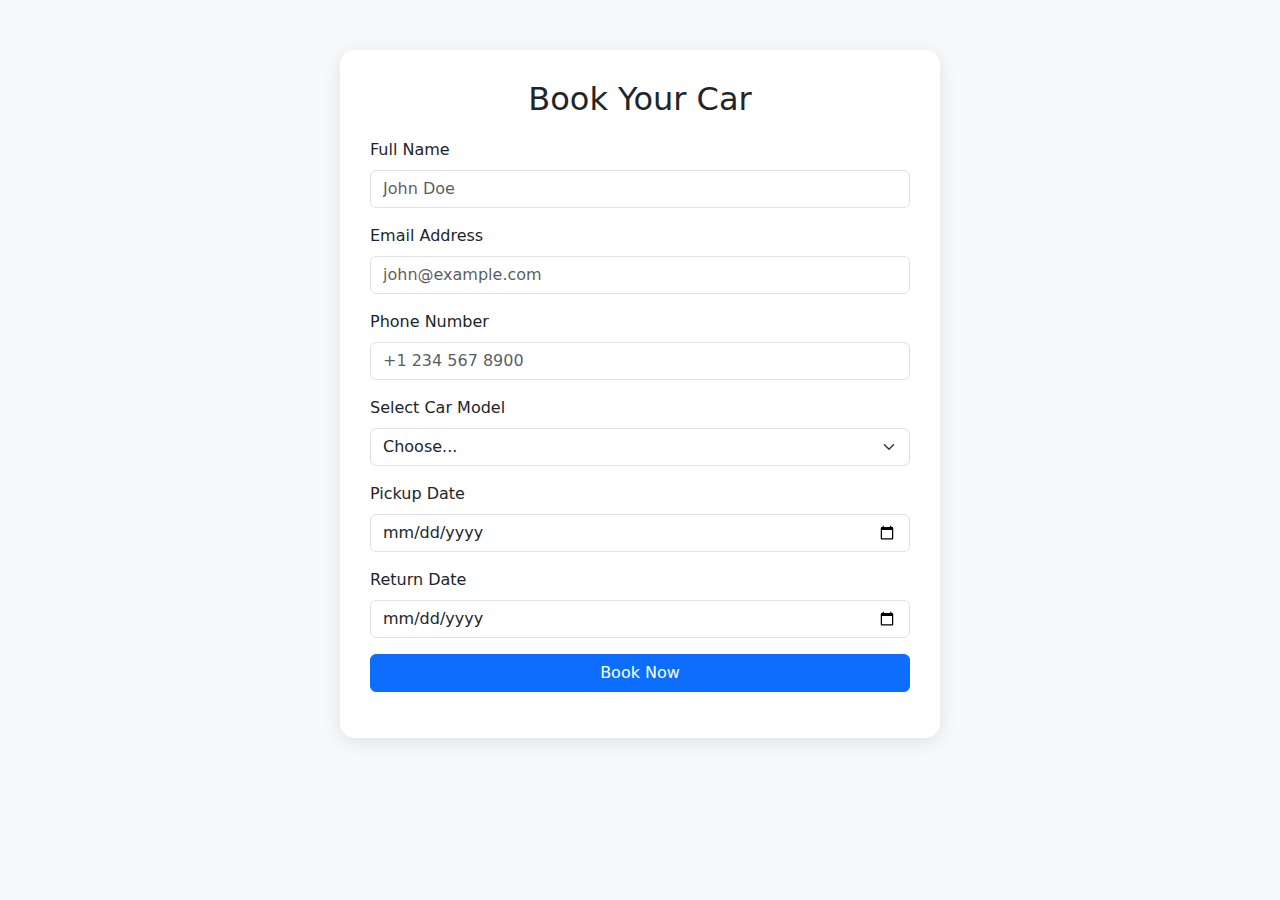
<file: index.html>
<!-- <!DOCTYPE html>
<html lang="en">

<head>
  <meta charset="UTF-8">
  <meta name="viewport" content="width=device-width, initial-scale=1.0">
  <title>Document</title>
</head>

<body>
  <link href="https://cdn.jsdelivr.net/npm/bootstrap@5.3.3/dist/css/bootstrap.min.css" rel="stylesheet"
    integrity="sha384-QWTKZyjpPEjISv5WaRU9OFeRpok6YctnYmDr5pNlyT2bRjXh0JMhjY6hW+ALEwIH" crossorigin="anonymous">
  </head>

  <body>

    <nav class="navbar navbar-expand-lg bg-light">
      <div class="container-fluid">
        <a class="navbar-brand" href="#">Navbar</a>
        <button class="navbar-toggler" type="button" data-bs-toggle="collapse" data-bs-target="#navbarSupportedContent"
          aria-controls="navbarSupportedContent" aria-expanded="false" aria-label="Toggle navigation">
          <span class="navbar-toggler-icon"></span>
        </button>
        <div class="collapse navbar-collapse" id="navbarSupportedContent">
          <ul class="navbar-nav me-auto mb-2 mb-lg-0">
            <li class="nav-item">
              <a class="nav-link active" aria-current="page" href="#">Home</a>
            </li>
            <li class="nav-item">
              <a class="nav-link" href="#">About</a>
            </li>
            <li class="nav-item">
              <a class="nav-link" href="#">Contact</a>
            </li>
            <li class="nav-item">
              <a class="nav-link" href="#">Service</a>
            </li>
            <li class="nav-item">
              <a class="nav-link" href="#">Login</a>
            </li>


          </ul>

        </div>
      </div>
    </nav> -->


    <!-- <div style="height: 100px; background-color: rgba(255,0,0,0.1);">
  <div class="h-25 d-inline-block" style="width: 120px; background-color: rgba(0,0,255,.1)">Height 25%</div>
  <div class="h-50 d-inline-block" style="width: 120px; background-color: rgba(0,0,255,.1)">Height 50%</div>
  <div class="h-75 d-inline-block" style="width: 120px; background-color: rgba(0,0,255,.1)">Height 75%</div>
  <div class="h-100 d-inline-block" style="width: 120px; background-color: rgba(0,0,255,.1)">Height 100%</div>
  <div class="h-auto d-inline-block" style="width: 120px; background-color: rgba(0,0,255,.1)">Height auto</div>
</div> -->
    </div>
    <!-- <div class="container">
    <p class="h3">products</p>
    <div class="row">
    <div class="col">
        <div class="card" style="width: 18rem;">
            <img src="./image/images.jfif-1.jfif class="card-img-top" alt="...">
            <div class="card-body">
              <h5 class="card-title">Card title</h5>
              <p class="card-text">Some quick example text to build on the card title and make up the bulk of the card's content.</p>
              <a href="#" class="btn btn-primary">Go somewhere</a>
            </div>
          </div>

    </div>
    <div class="col">
        <div class="card" style="width: 18rem;">
            <img src="https://picsum.photos/200/100" class="card-img-top" alt="...">
            <div class="card-body">
              <h5 class="card-title">Card title</h5>
              <p class="card-text">Some quick example text to build on the card title and make up the bulk of the card's content.</p>
              <a href="#" class="btn btn-primary">Go somewhere</a>
            </div>
          </div>

    </div>
    <div class="col">
        <div class="card" style="width: 18rem;">
            <img src="https://picsum.photos/200/100" class="card-img-top" alt="...">
            <div class="card-body">
              <h5 class="card-title">Card title</h5>
              <p class="card-text">Some quick example text to build on the card title and make up the bulk of the card's content.</p>
              <a href="#" class="btn btn-primary">Go somewhere</a>
            </div>
          </div>

    </div>
    <div class="col">
        <div class="card" style="width: 18rem;">
            <img src="https://picsum.photos/200/100" class="card-img-top" alt="...">
            <div class="card-body">
              <h5 class="card-title">Card title</h5>
              <p class="card-text">Some quick example text to build on the card title and make up the bulk of the card's content.</p>
              <a href="#" class="btn btn-primary">Go somewhere</a>
            </div>
          </div>

    </div>
    <div class="col">
        <div class="card" style="width: 18rem;">
            <img src="https://picsum.photos/200/100" class="card-img-top" alt="...">
            <div class="card-body">
              <h5 class="card-title">Card title</h5>
              <p class="card-text">Some quick example text to build on the card title and make up the bulk of the card's content.</p>
              <a href="#" class="btn btn-primary">Go somewhere</a>
            </div>
          </div>

    </div>
    <div class="col">
        <div class="card" style="width: 18rem;">
            <img src="https://picsum.photos/200/100" class="card-img-top" alt="...">
            <div class="card-body">
              <h5 class="card-title">Card title</h5>
              <p class="card-text">Some quick example text to build on the card title and make up the bulk of the card's content.</p>
              <a href="#" class="btn btn-primary">Go somewhere</a>
            </div>
          </div>

    </div>
    <div class="col">
        <div class="card" style="width: 18rem;">
            <img src="https://picsum.photos/200/100" class="card-img-top" alt="...">
            <div class="card-body">
              <h5 class="card-title">Card title</h5>
              <p class="card-text">Some quick example text to build on the card title and make up the bulk of the card's content.</p>
              <a href="#" class="btn btn-primary">Go somewhere</a>
            </div>
          </div>

    </div>
    <div class="col">
        <div class="card" style="width: 18rem;">
            <img src="https://picsum.photos/200/100" class="card-img-top" alt="...">
            <div class="card-body">
              <h5 class="card-title">Card title</h5>
              <p class="card-text">Some quick example text to build on the card title and make up the bulk of the card's content.</p>
              <a href="#" class="btn btn-primary">Go somewhere</a>
            </div>
          </div>

    </div>
    <div class="col">
        <div class="card" style="width: 18rem;">
            <img src="https://picsum.photos/200/100" class="card-img-top" alt="...">
            <div class="card-body">
              <h5 class="card-title">Card title</h5>
              <p class="card-text">Some quick example text to build on the card title and make up the bulk of the card's content.</p>
              <a href="#" class="btn btn-primary">Go somewhere</a>
            </div>
          </div>

    </div>
    </div>
    
    

  </div> -->
    <!-- <div style="height: 100px; background-color: rgba(255,0,0,0.1);">
    <div class="h-25 d-inline-block bg-primary" style="width: 120px; background-color: rgba(255, 191, 0, 0.1)">Height 25%</div>
    <div class="h-50 d-inline-block bg-secondary" style="width: 120px; background-color: rgba(0,0,255,.1)">Height 50%</div>
    <div class="h-75 d-inline-block bg-info" style="width: 120px; background-color: rgba(255, 0, 21, 0.1)">Height 75%</div>
    <div class="h-100 d-inline-block bg-danger" style="width: 120px; background-color: rgba(93, 0, 255, 0.1)">Height 100%</div>
    <div class="h-auto d-inline-block bg-warning" style="width: 120px; background-color: rgba(255, 0, 204, 0.1)">Height auto</div>
  </div>



  <div class="w-25 p-3 bg-primary" >Width 25%</div>
<div class="w-50 p-3 bg-secondary" >Width 50%</div>
<div class="w-75 p-3 bg-info">Width 75%</div>
<div class="w-100 p-3 bg-danger">Width 100%</div>
<div class="w-auto p-3 bg-warning"> Width auto</div>



<div class="shadow-none p-3 mb-5 bg-light rounded">No shadow</div>
<div class="shadow-sm p-3 mb-5 bg-body rounded">Small shadow</div>
<div class="shadow p-3 mb-5 bg-body rounded">Regular shadow</div>
<div class="shadow-lg p-3 mb-5 bg-body rounded">Larger shadow</div>
<div class="opacity-100">dhanaraj</div>
<div class="opacity-75">sdlc</div>
<div class="opacity-50">Goodluck</div>
<div class="opacity-25">Marvalous</div>


<div class="progress mb-5">
  <div class="progress-bar" role="progressbar" aria-label="Basic example" aria-valuenow="0" aria-valuemin="0" aria-valuemax="100"></div>
</div>
<div class="progress mb-5">
  <div class="progress-bar progress-bar-striped" role="progressbar" aria-label="Basic example" style="width: 25%" aria-valuenow="25" aria-valuemin="0" aria-valuemax="100">25%</div>
</div>
<div class="progress mb-5">
  <div class="progress-bar" role="progressbar" aria-label="Basic example" style="width: 50%" aria-valuenow="50" aria-valuemin="0" aria-valuemax="100">50%</div>
</div>
<div class="progress mb-5">
  <div class="progress-bar" role="progressbar" aria-label="Basic example" style="width: 75%" aria-valuenow="75" aria-valuemin="0" aria-valuemax="100">75%</div>
</div>
<div class="progress mb-5">
  <div class="progress-bar progress-bar-striped progress-bar-animated" role="progressbar" aria-label="Basic example" style="width: 100%" aria-valuenow="100" aria-valuemin="0" aria-valuemax="100">100%</div>
</div> -->


    <!-- <div class="alert alert-warning alert-dismissible fade show" role="alert">
      <strong>Holy guacamole!</strong> You should check in on some of those fields below.
      <button type="button" class="btn-close" data-bs-dismiss="alert" aria-label="Close"></button>
    </div>
    <div class="dropdown">
      <button class="btn btn-secondary dropdown-toggle" type="button" data-bs-toggle="dropdown" aria-expanded="false">
        Dropdown button
      </button>
      <ul class="dropdown-menu">
        <li><a class="dropdown-item" href="#">Action</a></li>
        <li><a class="dropdown-item" href="#">Another action</a></li>
        <li><a class="dropdown-item" href="#">Something else here</a></li>
      </ul>
    </div>

    <p>
      <a class="btn btn-primary" data-bs-toggle="collapse" href="#collapseExample" role="button" aria-expanded="false"
        aria-controls="collapseExample">
        Link with href
      </a>
      <button class="btn btn-primary" type="button" data-bs-toggle="collapse" data-bs-target="#collapseExample"
        aria-expanded="false" aria-controls="collapseExample">
        Button with data-bs-target
      </button>
    </p>
    <div class="collapse" id="collapseExample">
      <div class="card card-body">
        Some placeholder content for the collapse component. This panel is hidden by default but revealed when the user
        activates the relevant trigger.
      </div>
    </div>
    <ul class="list-group">
      <li class="list-group-item disabled" aria-disabled="true">A disabled item</li>
      <li class="list-group-item">A second item</li>
      <li class="list-group-item">A third item</li>
      <li class="list-group-item">A fourth item</li>
      <li class="list-group-item">And a fifth one</li>
    </ul>
    <ul class="nav">
      <li class="nav-item">
        <a class="nav-link active" aria-current="page" href="#">Active</a>
      </li>
      <li class="nav-item">
        <a class="nav-link" href="#">Link</a>
      </li>
      <li class="nav-item">
        <a class="nav-link" href="#">Link</a>
      </li>
      <li class="nav-item">
        <a class="nav-link disabled">Disabled</a>
      </li>
    </ul>
    <div class="offcanvas offcanvas-start show" tabindex="-1" id="offcanvas" aria-labelledby="offcanvasLabel">
      <div class="offcanvas-header">
        <h5 class="offcanvas-title" id="offcanvasLabel">Offcanvas</h5>
        <button type="button" class="btn-close" data-bs-dismiss="offcanvas" aria-label="Close"></button>
      </div>
      <div class="offcanvas-body">
        Content for the offcanvas goes here. You can place just about any Bootstrap component or custom elements here.
      </div>
    </div>
    <nav aria-label="Page navigation example">
      <ul class="pagination">
        <li class="page-item"><a class="page-link" href="#">Previous</a></li>
        <li class="page-item"><a class="page-link" href="#">1</a></li>
        <li class="page-item"><a class="page-link" href="#">2</a></li>
        <li class="page-item"><a class="page-link" href="#">3</a></li>
        <li class="page-item"><a class="page-link" href="#">Next</a></li>
      </ul>
    </nav>
    <nav aria-label="Page navigation example">
      <ul class="pagination">
        <li class="page-item"><a class="page-link" href="#">Previous</a></li>
        <li class="page-item"><a class="page-link" href="#">1</a></li>
        <li class="page-item"><a class="page-link" href="#">2</a></li>
        <li class="page-item"><a class="page-link" href="#">3</a></li>
        <li class="page-item"><a class="page-link" href="#">Next</a></li>
      </ul>
    </nav>
    <nav id="navbar-example2" class="navbar bg-light px-3 mb-3">
      <a class="navbar-brand" href="#">Navbar</a>
      <ul class="nav nav-pills">
        <li class="nav-item">
          <a class="nav-link" href="#scrollspyHeading1">First</a>
        </li>
        <li class="nav-item">
          <a class="nav-link" href="#scrollspyHeading2">Second</a>
        </li>
        <li class="nav-item dropdown">
          <a class="nav-link dropdown-toggle" data-bs-toggle="dropdown" href="#" role="button"
            aria-expanded="false">Dropdown</a>
          <ul class="dropdown-menu">
            <li><a class="dropdown-item" href="#scrollspyHeading3">Third</a></li>
            <li><a class="dropdown-item" href="#scrollspyHeading4">Fourth</a></li>
            <li>
              <hr class="dropdown-divider">
            </li>
            <li><a class="dropdown-item" href="#scrollspyHeading5">Fifth</a></li>
          </ul>
        </li>
      </ul>
    </nav>
    <div data-bs-spy="scroll" data-bs-target="#navbar-example2" data-bs-root-margin="0px 0px -40%"
      data-bs-smooth-scroll="true" class="scrollspy-example bg-light p-3 rounded-2" tabindex="0">
      <h4 id="scrollspyHeading1">First heading</h4>
      <p>Lorem ipsum dolor sit amet consectetur adipisicing elit. Repudiandae dolorum fugiat nesciunt minus nostrum in
        repellat, iste impedit! Quia asperiores vel incidunt fugit? Saepe maxime voluptate vel animi blanditiis
        voluptatibus expedita eligendi obcaecati optio, rerum nihil atque illo iure, dolorum enim molestiae incidunt
        distinctio et aliquam, facilis error neque! Laborum natus veritatis, deleniti, in eos esse magnam non saepe
        mollitia tempora repudiandae itaque autem iusto eaque, quidem quis! Optio dicta ducimus veniam, laudantium
        voluptatum soluta vel totam odit sunt beatae, minus ullam hic facilis non nisi, sit itaque obcaecati autem
        deleniti? Excepturi distinctio possimus iure! Mollitia, sed pariatur! Fuga, corporis?</p>
      <h4 id="scrollspyHeading2">Second heading</h4>
      <p>Lorem ipsum dolor, sit amet consectetur adipisicing elit. Totam, repudiandae ipsum odio quas deserunt nobis
        officiis eaque itaque mollitia recusandae veritatis alias reiciendis qui! Vitae dolor porro incidunt expedita
        cum quos facilis deleniti repellendus ratione a pariatur ad non aperiam blanditiis modi fugit, consequuntur
        voluptatibus dolore. Blanditiis quas nostrum, ut dolor quo obcaecati assumenda expedita et eligendi porro
        voluptatibus iure nisi a magni sequi, exercitationem, aperiam impedit voluptatum dolorum temporibus
        reprehenderit? Sunt officiis numquam maxime voluptas veniam fuga amet, placeat mollitia minus natus accusamus
        consequuntur delectus ea possimus at doloribus. Blanditiis suscipit laboriosam unde consequatur molestias
        veniam, illum doloremque omnis!</p>
      <h4 id="scrollspyHeading3">Third heading</h4>
      <p>Lorem, ipsum dolor sit amet consectetur adipisicing elit. Nam placeat incidunt itaque ducimus obcaecati numquam
        ea asperiores id quos dignissimos adipisci reprehenderit saepe aspernatur harum at amet facilis, tempora a illum
        inventore odit quis vitae? Voluptates reiciendis esse provident enim exercitationem explicabo, maxime vitae
        aliquam corporis possimus, fugiat laboriosam sequi fugit atque quibusdam perspiciatis ipsam. Sapiente deserunt
        voluptas quis hic, reiciendis nam, modi, rem eos exercitationem veritatis voluptatum ipsa consequuntur error
        animi aut sint est. Consectetur inventore dignissimos sint eaque ut accusamus officiis pariatur perferendis quos
        at doloremque harum modi aspernatur, quaerat facilis et odio eius officia sapiente obcaecati fugiat!</p>
      <h4 id="scrollspyHeading4">Fourth heading</h4>
      <p>Lorem ipsum, dolor sit amet consectetur adipisicing elit. Quisquam, ab? Necessitatibus quia rerum doloremque,
        eos nesciunt eum placeat! Provident quaerat repellat voluptatem? Repellendus, dolor, dicta ipsam hic voluptatum
        natus eum maxime quo ipsa totam, minus necessitatibus quibusdam! Suscipit perspiciatis dolor ipsa? Officiis
        totam commodi assumenda eaque nulla saepe mollitia nam natus? Sunt reprehenderit provident excepturi eius sint
        nam in animi recusandae. Corrupti magni, obcaecati ad repudiandae deleniti earum nisi temporibus. Eligendi
        voluptate nihil at cumque beatae provident ipsam, explicabo autem sequi odio veritatis? Voluptates, illo
        voluptas. Provident aspernatur illo sapiente nobis quaerat vel atque, quasi omnis debitis? Dicta, veritatis vel.
      </p>
      <h4 id="scrollspyHeading5">Fifth heading</h4>
      <p>Lorem, ipsum dolor sit amet consectetur adipisicing elit. Velit, necessitatibus animi debitis error quaerat
        earum ad minus porro facere fuga, ab ullam distinctio a! Nemo debitis minus ipsam voluptatibus quas aperiam
        deserunt fugiat, iusto laborum nobis animi in laudantium facilis deleniti eum! Dignissimos nisi necessitatibus
        porro impedit similique. Suscipit ipsum maiores nam sint magni excepturi assumenda aliquam sunt perferendis at,
        repudiandae totam ipsam, obcaecati praesentium incidunt eaque cupiditate quae quos dolor velit cum ducimus.
        Harum sint vel aliquid corrupti. Temporibus natus quos amet esse doloribus quidem voluptatibus quae, minus in
        sequi fugiat magnam incidunt impedit, voluptas dolores cupiditate, delectus iste.</p>
    </div>

    <script src="https://cdn.jsdelivr.net/npm/bootstrap@5.3.5/dist/js/bootstrap.bundle.min.js"
      integrity="sha384-k6d4wzSIapyDyv1kpU366/PK5hCdSbCRGRCMv+eplOQJWyd1fbcAu9OCUj5zNLiq" crossorigin="anonymous">
    </script>
  </body>

</html> -->
<!-- 
<!DOCTYPE html>
<html lang="en">
<head>
    <meta charset="UTF-8">
    <meta name="viewport" content="width=device-width, initial-scale=1.0">
    <title>Contact Us | Car Dealership</title>
    <link href="https://cdn.jsdelivr.net/npm/bootstrap@5.3.3/dist/css/bootstrap.min.css" rel="stylesheet">
    <link rel="stylesheet" href="styles.css">
</head>
<body>

<nav class="navbar navbar-expand-lg navbar-dark bg-dark">
    <div class="container">
        <a class="navbar-brand" href="#">CarZone</a>
        <button class="navbar-toggler" type="button" data-bs-toggle="collapse" data-bs-target="#navbarNav">
            <span class="navbar-toggler-icon"></span>
        </button>
        <div class="collapse navbar-collapse" id="navbarNav">
            <ul class="navbar-nav ms-auto">
                <li class="nav-item"><a class="nav-link" href="#">Home</a></li>
                <li class="nav-item"><a class="nav-link" href="#">Inventory</a></li>
                <li class="nav-item"><a class="nav-link active" href="#">Contact</a></li>
            </ul>
        </div>
    </div>
</nav>

<section class="contact-section py-5">
    <div class="container">
        <div class="text-center mb-4">
            <h2>Contact Us</h2>
            <p>Have questions? Reach out and our team will get back to you soon.</p>
        </div>

        <div class="row justify-content-center">
            <div class="col-md-8">
                <form>
                    <div class="mb-3">
                        <label for="name" class="form-label">Your Name</label>
                        <input type="text" class="form-control" id="name" placeholder="Enter your name">
                    </div>
                    <div class="mb-3">
                        <label for="email" class="form-label">Email Address</label>
                        <input type="email" class="form-control" id="email" placeholder="Enter your email">
                    </div>
                    <div class="mb-3">
                        <label for="message" class="form-label">Your Message</label>
                        <textarea class="form-control" id="message" rows="5" placeholder="Type your message"></textarea>
                    </div>
                    <button type="submit" class="btn btn-primary w-100">Send Message</button>
                </form>
            </div>
        </div>
    </div>
</section>

<footer class="bg-dark text-white text-center py-3">
    <p class="mb-0">&copy; 2025 CarZone. All rights reserved.</p>
</footer>

<script src="https://cdn.jsdelivr.net/npm/bootstrap@5.3.3/dist/js/bootstrap.bundle.min.js"></script>
</body>
</html>


<!DOCTYPE html>
<html lang="en">
<head>
    <meta charset="UTF-8">
    <meta name="viewport" content="width=device-width, initial-scale=1.0">
    <title>Contact Us | AutoDrive</title>
    <link href="https://cdn.jsdelivr.net/npm/bootstrap@5.3.3/dist/css/bootstrap.min.css" rel="stylesheet">
    <link rel="stylesheet" href="contact-style.css">
</head>
<body>

<nav class="navbar navbar-expand-lg navbar-dark bg-dark">
    <div class="container">
        <a class="navbar-brand" href="#">AutoDrive</a>
        <button class="navbar-toggler" type="button" data-bs-toggle="collapse" data-bs-target="#navbarNav">
            <span class="navbar-toggler-icon"></span>
        </button>
        <div class="collapse navbar-collapse" id="navbarNav">
            <ul class="navbar-nav ms-auto">
                <li class="nav-item"><a class="nav-link" href="#">Home</a></li>
                <li class="nav-item"><a class="nav-link" href="#">Inventory</a></li>
                <li class="nav-item"><a class="nav-link active" href="#">Contact</a></li>
            </ul>
        </div>
    </div>
</nav>

<section class="py-5 contact-section">
    <div class="container">
        <div class="row">
            <div class="col-md-6 contact-info mb-4">
                <h2>Get In Touch</h2>
                <p>If you're interested in a vehicle or have questions, feel free to contact us!</p>
                <ul class="list-unstyled">
                    <li><strong>Address:</strong> 123 AutoDrive Street, MotorCity</li>
                    <li><strong>Phone:</strong> +1 800-123-4567</li>
                    <li><strong>Email:</strong> contact@autodrive.com</li>
                    <li><strong>Opening Hours:</strong> Mon-Sat: 9am - 7pm</li>
                </ul>
            </div>

            <div class="col-md-6">
                <h4 class="mb-3">Send us a Message</h4>
                <form>
                    <div class="mb-3">
                        <label class="form-label">Full Name</label>
                        <input type="text" class="form-control" placeholder="John Doe">
                    </div>
                    <div class="mb-3">
                        <label class="form-label">Email Address</label>
                        <input type="email" class="form-control" placeholder="you@example.com">
                    </div>
                    <div class="mb-3">
                        <label class="form-label">Subject</label>
                        <input type="text" class="form-control" placeholder="Subject">
                    </div>
                    <div class="mb-3">
                        <label class="form-label">Your Message</label>
                        <textarea class="form-control" rows="4" placeholder="How can we help you?"></textarea>
                    </div>
                    <button type="submit" class="btn btn-success w-100">Submit</button>
                </form>
            </div>
        </div>
    </div>
</section>

<footer class="bg-dark text-white text-center py-3">
    <p class="mb-0">&copy; 2025 AutoDrive. All Rights Reserved.</p>
</footer>

<script src="https://cdn.jsdelivr.net/npm/bootstrap@5.3.3/dist/js/bootstrap.bundle.min.js"></script>
</body>
</html> -->


<!-- 
<!DOCTYPE html>
<html lang="en">
<head>
    <meta charset="UTF-8">
    <meta name="viewport" content="width=device-width, initial-scale=1.0">
    <title>About Us | AutoDrive</title>
    <link href="https://cdn.jsdelivr.net/npm/bootstrap@5.3.3/dist/css/bootstrap.min.css" rel="stylesheet">
    <link rel="stylesheet" href="about-style.css">
</head>
<body>

<nav class="navbar navbar-expand-lg navbar-dark bg-dark">
    <div class="container">
        <a class="navbar-brand" href="#">AutoDrive</a>
        <button class="navbar-toggler" type="button" data-bs-toggle="collapse" data-bs-target="#navbarNav">
            <span class="navbar-toggler-icon"></span>
        </button>
        <div class="collapse navbar-collapse" id="navbarNav">
            <ul class="navbar-nav ms-auto">
                <li class="nav-item"><a class="nav-link" href="#">Home</a></li>
                <li class="nav-item"><a class="nav-link" href="#">Inventory</a></li>
                <li class="nav-item"><a class="nav-link active" href="#">About Us</a></li>
                <li class="nav-item"><a class="nav-link" href="#">Contact</a></li>
            </ul>
        </div>
    </div>
</nav>

<section class="about-section py-5">
    <div class="container">
        <div class="text-center mb-5">
            <h2>About AutoDrive</h2>
            <p class="lead">Your trusted destination for quality vehicles and outstanding service.</p>
        </div>
        <div class="row align-items-center">
            <div class="col-md-6 mb-4 mb-md-0">
                <img src="https://via.placeholder.com/500x300.png?text=Your+Car+Dealership" class="img-fluid rounded" alt="Car Dealership">
            </div>
            <div class="col-md-6">
                <h4>Who We Are</h4>
                <p>AutoDrive has been serving car enthusiasts and families since 2010. Whether you're looking for a new or pre-owned vehicle, our experienced team is dedicated to helping you find the perfect match.</p>
                <h4>Our Mission</h4>
                <p>We aim to deliver a hassle-free, transparent car buying experience with a focus on customer satisfaction, quality assurance, and unbeatable prices.</p>
                <h4>Why Choose Us?</h4>
                <ul>
                    <li>Wide Selection of Vehicles</li>
                    <li>Certified Pre-Owned Cars</li>
                    <li>Flexible Financing Options</li>
                    <li>Excellent Customer Support</li>
                </ul>
            </div>
        </div>
    </div>
</section>

<footer class="bg-dark text-white text-center py-3">
    <p class="mb-0">&copy; 2025 AutoDrive. All Rights Reserved.</p>
</footer>

<script src="https://cdn.jsdelivr.net/npm/bootstrap@5.3.3/dist/js/bootstrap.bundle.min.js"></script>
</body>
</html> -->

<!-- 
<!DOCTYPE html>
<html lang="en">
<head>
    <meta charset="UTF-8">
    <meta name="viewport" content="width=device-width, initial-scale=1.0">
    <title>About Us - Speedster Motors</title>
    <link href="https://cdn.jsdelivr.net/npm/bootstrap@5.3.2/dist/css/bootstrap.min.css" rel="stylesheet">
    <style>
        body {
            font-family: 'Segoe UI', Tahoma, Geneva, Verdana, sans-serif;
        }
        .hero {
            background: url('https://images.unsplash.com/photo-1503736334956-4c8f8e92946d') center/cover no-repeat;
            height: 400px;
            display: flex;
            align-items: center;
            justify-content: center;
            color: white;
            text-shadow: 2px 2px 8px rgba(0,0,0,0.7);
        }
        .mission-section {
            background-color: #f8f9fa;
            padding: 60px 0;
        }
        .team-card img {
            border-radius: 50%;
        }
    </style>
</head>
<body>

    <div class="hero text-center">
        <div>
            <h1>Welcome to Speedster Motors</h1>
            <p>Your journey starts with us</p>
        </div>
    </div>

    <div class="container my-5">
        <h2 class="text-center mb-4">About Us</h2>
        <p class="text-center">
            At Speedster Motors, we are passionate about cars and committed to delivering the best vehicles and services to our customers.
            Whether you're looking for a family car, a performance beast, or an eco-friendly ride — we’ve got you covered.
        </p>
    </div>

    <div class="mission-section text-center">
        <div class="container">
            <h3 class="mb-4">Our Mission</h3>
            <p class="lead">
                Our mission is to revolutionize your driving experience by offering high-quality, reliable, and stylish vehicles.
                We believe in transparency, customer satisfaction, and building long-lasting relationships with every driver who walks through our doors.
            </p>
        </div>
    </div>

    <div class="container my-5">
        <h3 class="text-center mb-4">Meet Our Team</h3>
        <div class="row justify-content-center">
            <div class="col-md-3 text-center team-card mb-4">
                <img src="https://via.placeholder.com/150" alt="CEO" class="img-fluid mb-2">
                <h5>John Speed</h5>
                <p>Founder & CEO</p>
            </div>
            <div class="col-md-3 text-center team-card mb-4">
                <img src="https://via.placeholder.com/150" alt="Sales Manager" class="img-fluid mb-2">
                <h5>Sarah Drive</h5>
                <p>Sales Manager</p>
            </div>
            <div class="col-md-3 text-center team-card mb-4">
                <img src="https://via.placeholder.com/150" alt="Technician" class="img-fluid mb-2">
                <h5>Mike Turbo</h5>
                <p>Head Technician</p>
            </div>
        </div>
    </div>

    <footer class="bg-dark text-white text-center py-3">
        <p class="mb-0">© 2025 Speedster Motors. All Rights Reserved.</p>
    </footer>

</body>
</html> -->

<!DOCTYPE html>
<html lang="en">
<head>
  <meta charset="UTF-8">
  <meta name="viewport" content="width=device-width, initial-scale=1">
  <title>Book Your Car | DriveNow</title>
  <link href="https://cdn.jsdelivr.net/npm/bootstrap@5.3.3/dist/css/bootstrap.min.css" rel="stylesheet">
  <style>
    body {
      background: #f8f9fa;
    }
    .book-now-container {
      max-width: 600px;
      margin: 50px auto;
      background: white;
      padding: 30px;
      border-radius: 15px;
      box-shadow: 0 4px 20px rgba(0,0,0,0.1);
    }
    .form-title {
      text-align: center;
      margin-bottom: 20px;
    }
    .btn-primary {
      width: 100%;
    }
  </style>
</head>
<body>

<div class="container">
  <div class="book-now-container">
    <h2 class="form-title">Book Your Car</h2>
    <form>
      <div class="mb-3">
        <label for="fullName" class="form-label">Full Name</label>
        <input type="text" class="form-control" id="fullName" placeholder="John Doe" required>
      </div>
      <div class="mb-3">
        <label for="emailAddress" class="form-label">Email Address</label>
        <input type="email" class="form-control" id="emailAddress" placeholder="john@example.com" required>
      </div>
      <div class="mb-3">
        <label for="phoneNumber" class="form-label">Phone Number</label>
        <input type="tel" class="form-control" id="phoneNumber" placeholder="+1 234 567 8900" required>
      </div>
      <div class="mb-3">
        <label for="carModel" class="form-label">Select Car Model</label>
        <select class="form-select" id="carModel" required>
          <option selected disabled value="">Choose...</option>
          <option>Sedan</option>
          <option>SUV</option>
          <option>Convertible</option>
          <option>Truck</option>
          <option>Electric</option>
        </select>
      </div>
      <div class="mb-3">
        <label for="pickupDate" class="form-label">Pickup Date</label>
        <input type="date" class="form-control" id="pickupDate" required>
      </div>
      <div class="mb-3">
        <label for="returnDate" class="form-label">Return Date</label>
        <input type="date" class="form-control" id="returnDate" required>
      </div>
      <button type="submit" class="btn btn-primary">Book Now</button>
    </form>
  </div>
</div>

<script src="https://cdn.jsdelivr.net/npm/bootstrap@5.3.3/dist/js/bootstrap.bundle.min.js"></script>
</body>
</html>
</file>
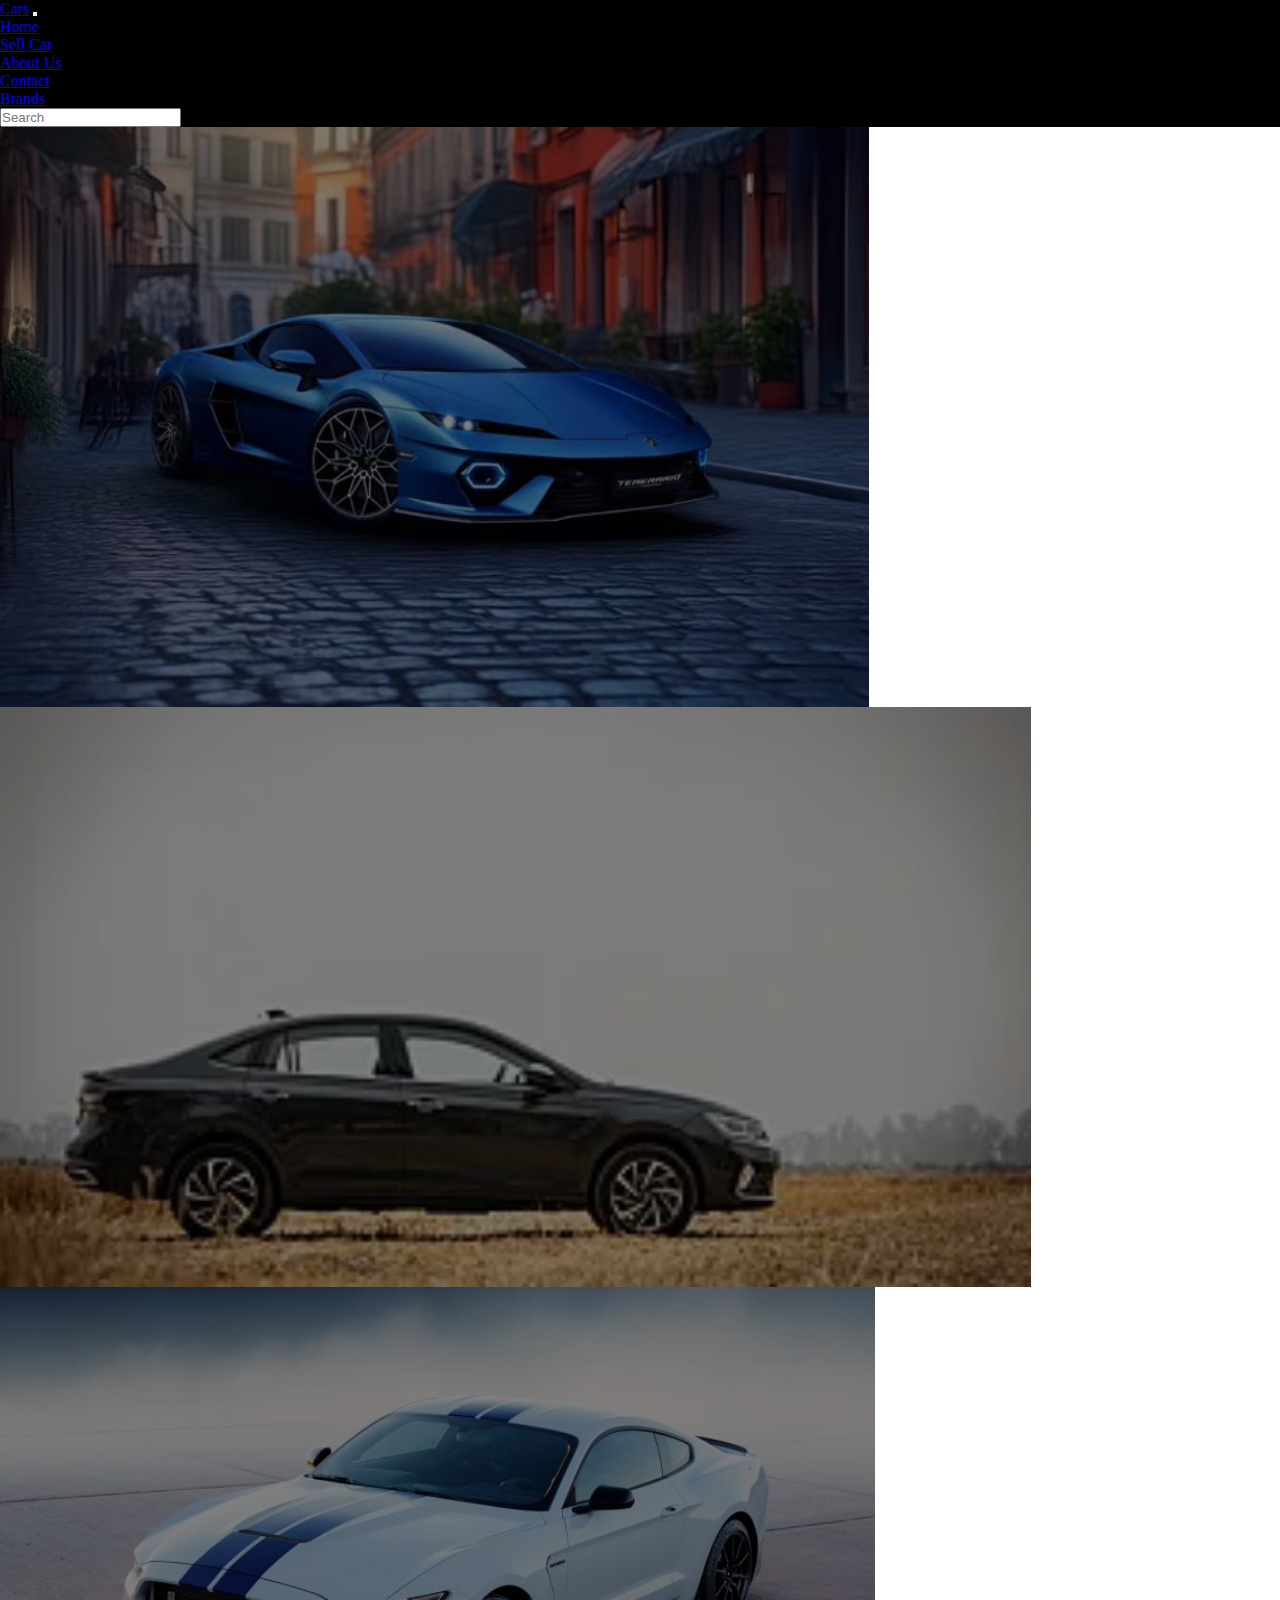
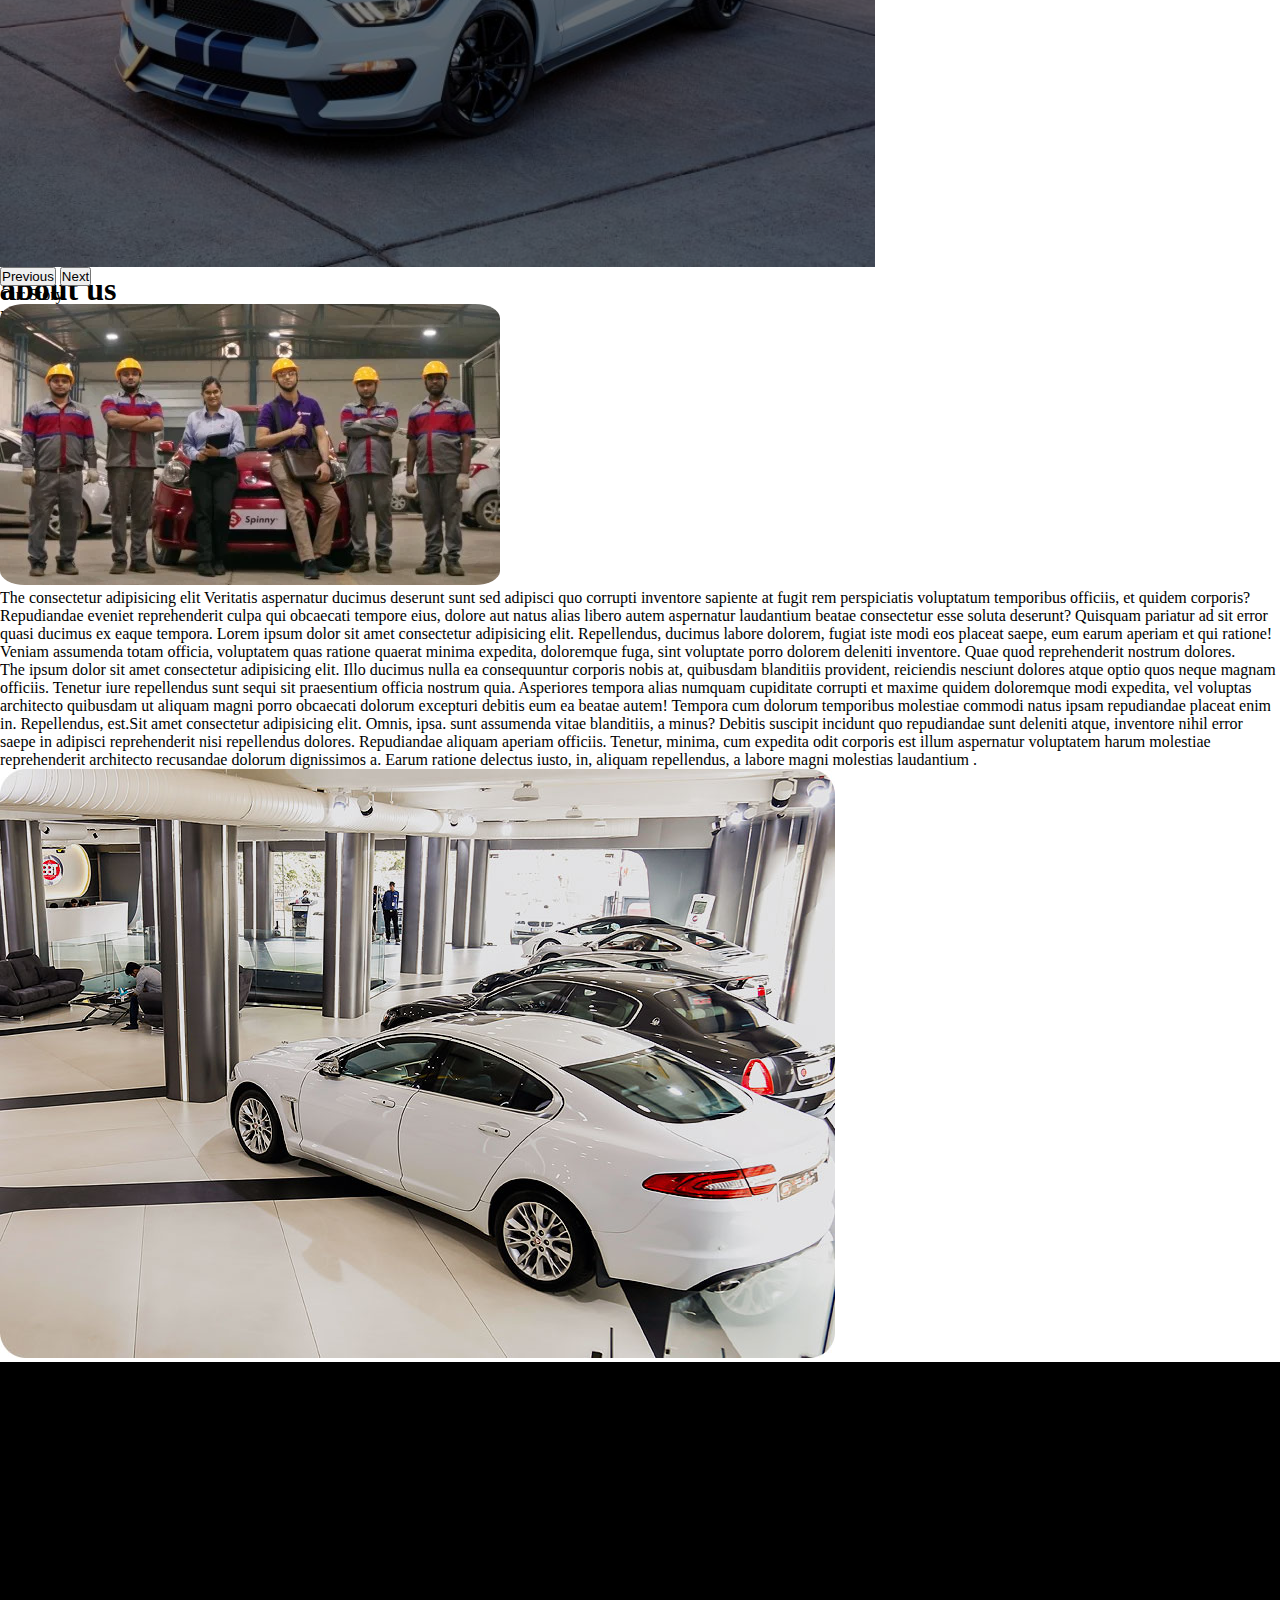
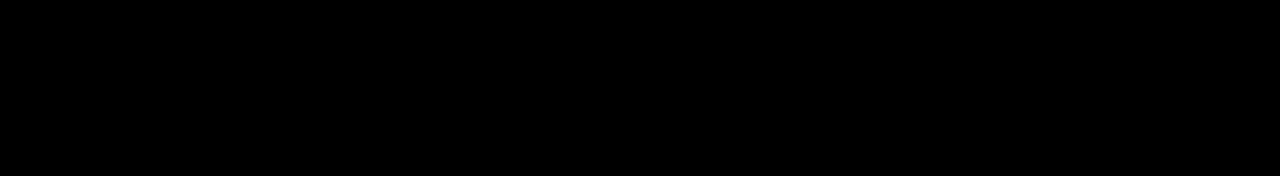
<file: about.html>
<!DOCTYPE html>
<html lang="en">

<head>
    <meta charset="UTF-8">
    <meta name="viewport" content="width=device-width, initial-scale=1.0">
    <title>Document</title>
    <link rel="stylesheet" href="./project.css">
    <link href="https://cdn.jsdelivr.net/npm/bootstrap@5.3.4/dist/css/bootstrap.min.css" rel="stylesheet"
        integrity="sha384-DQvkBjpPgn7RC31MCQoOeC9TI2kdqa4+BSgNMNj8v77fdC77Kj5zpWFTJaaAoMbC" crossorigin="anonymous">
    <link rel="stylesheet" href="https://cdnjs.cloudflare.com/ajax/libs/font-awesome/6.7.2/css/all.min.css"
        integrity="sha512-Evv84Mr4kqVGRNSgIGL/F/aIDqQb7xQ2vcrdIwxfjThSH8CSR7PBEakCr51Ck+w+/U6swU2Im1vVX0SVk9ABhg=="
        crossorigin="anonymous" referrerpolicy="no-referrer" />

</head>

<body>
    <nav class="navbar navbar-expand-lg txt-cont">
        <div class="container-fluid">
            <a class="navbar-brand ms-2 fs-4 fw-bolder text-white fst-italic" href="#">Cars</a>
            <button class="navbar-toggler" type="button" data-bs-toggle="collapse"
                data-bs-target="#navbarSupportedContent" aria-controls="navbarSupportedContent" aria-expanded="false"
                aria-label="Toggle navigation">
                <span class="navbar-toggler-icon"></span>
            </button>
            <div class="collapse navbar-collapse" id="navbarSupportedContent">
                <ul class="navbar-nav mx-auto mb-2 mb-lg-0">
                    <li class="nav-item ms-4 fs-5">
                        <a class="nav-link active text-white" href="./project.html">Home</a>
                    </li>
                    <li class="nav-item ms-4 fs-5">
                        <a class="nav-link text-white" href="sellcar.html">Sell Car</a>
                    </li>
                    <li class="nav-item ms-4 fs-5">
                        <a class="nav-link text-white" href="about.html">About Us</a>
                    </li>
                    <li class="nav-item ms-4 fs-5">
                        <a class="nav-link text-white" href="contact.html">Contact</a>
                    </li>
                    <li class="nav-item ms-4 fs-5">
                        <a class="nav-link text-white" href="Brands.html">Brands</a>
                    </li>


                </ul>
                <form class="d-flex" role="search">
                    <input class="form-control me-2" type="search" placeholder="Search" aria-label="Search">
                </form>
            </div>

        </div>
    </nav>


    <div id="carouselExampleControls" class="carousel slide" data-bs-ride="carousel">
        <div class="carousel-inner">
            <div class="carousel-item active pic-item">
                <img src="./img/ba7.avif" class="d-block  w-100 pic-img" alt="...">
                <div class="carousel-caption top-0 mt-5">
                    <h1 class="mt-5 text-capitalize">about us</h1>
                    <p class="mt-5 fs-2">Lorem ipsum dolor sit amet consectetur adipisicing elit.</p>
                    <a href="book.html" class="btn  mt-4 fs-5">Book Now</a>
                </div>
            </div>

            <div class="carousel-item pic-item">
                <img src="./img/ba-8.webp" class="d-block  w-100 pic-img" alt="...">
                <div class="carousel-caption top-0 mt-5">
                    <h1 class="mt-5 text-capitalize">about us</h1>
                    <p class="mt-5 fs-2">Lorem ipsum dolor sit amet consectetur adipisicing elit.</p>
                    <a href="book.html" class="btn  mt-4 fs-5">Book Now</a>
                </div>
            </div>
            <div class="carousel-item pic-item">
                <img src="./img/car img-3.jpg" class="d-block  w-100 pic-img" alt="...">
                <div class="carousel-caption top-0 mt-5">
                    <h1 class="mt-5 text-capitalize">about us</h1>
                    <p class="mt-5 fs-2">Lorem ipsum dolor sit amet consectetur adipisicing elit.</p>
                    <a href="book.html" class="btn  mt-4 fs-5">Book Now</a>
                </div>
            </div>

        </div>
        <button class="carousel-control-prev" type="button" data-bs-target="#carouselExampleControls"
            data-bs-slide="prev">
            <span class="carousel-control-prev-icon" aria-hidden="true"></span>
            <span class="visually-hidden">Previous</span>
        </button>
        <button class="carousel-control-next" type="button" data-bs-target="#carouselExampleControls"
            data-bs-slide="next">
            <span class="carousel-control-next-icon" aria-hidden="true"></span>
            <span class="visually-hidden">Next</span>
        </button>
    </div>

    <div class="container">
        <p class="text-uppercase text-center pt-4 pb-4 fs-2 fw-bolder">Our Story</p>
        <div class="row">
            <div class="col-12 col-md-6">
                <img src="./img/abt us.webp" class="img-fluid" style="border-radius: 5%;" alt="">
            </div>

            <div class="col">
                <p class="fs-6 fst-italic">The consectetur adipisicing elit Veritatis
                    aspernatur ducimus deserunt sunt
                    sed adipisci quo corrupti inventore sapiente at fugit rem perspiciatis voluptatum temporibus
                    officiis, et quidem corporis? Repudiandae eveniet reprehenderit culpa qui obcaecati tempore eius,
                    dolore aut natus alias libero autem aspernatur laudantium beatae consectetur esse soluta deserunt?
                    Quisquam pariatur ad sit error quasi ducimus ex eaque tempora. Lorem ipsum dolor sit amet
                    consectetur adipisicing elit. Repellendus, ducimus labore dolorem, fugiat iste modi eos placeat
                    saepe, eum earum aperiam et qui ratione! Veniam assumenda totam officia, voluptatem quas ratione
                    quaerat minima expedita, doloremque fuga, sint voluptate porro dolorem deleniti inventore. Quae quod
                    reprehenderit nostrum dolores.</p>
            </div>
        </div>

        <div class="row mt-5">
            <div class="col-12 col-md-6">
                <p class="fs-6 fst-italic">The ipsum dolor sit amet consectetur adipisicing elit. Illo ducimus nulla
                    ea consequuntur corporis nobis at, quibusdam blanditiis provident, reiciendis nesciunt dolores atque
                    optio quos neque magnam officiis. Tenetur iure repellendus sunt sequi sit praesentium officia
                    nostrum quia. Asperiores tempora alias numquam cupiditate corrupti et maxime quidem doloremque modi
                    expedita, vel voluptas architecto quibusdam ut aliquam magni porro obcaecati dolorum excepturi
                    debitis eum ea beatae autem! Tempora cum dolorum temporibus molestiae commodi natus ipsam
                    repudiandae placeat enim in. Repellendus, est.Sit amet consectetur adipisicing
                    elit. Omnis, ipsa. sunt assumenda vitae blanditiis, a minus? Debitis suscipit incidunt quo
                    repudiandae sunt deleniti atque, inventore nihil error saepe in adipisci reprehenderit nisi
                    repellendus dolores. Repudiandae aliquam aperiam officiis. Tenetur, minima, cum expedita odit
                    corporis est illum aspernatur voluptatem harum molestiae reprehenderit architecto recusandae dolorum
                    dignissimos a. Earum ratione delectus iusto, in, aliquam repellendus, a labore magni molestias
                    laudantium .</p>
            </div>

            <div class="col">
                <img src="./img/img5.jpg" class="img-fluid " alt="">

            </div>
        </div>
    </div>


    <div class="container-fluid txt-cont text-white mt-4">
        <footer>
            <div class="row">
                <div class="col ms-2">
                    <p class="text-uppercase fs-5 fw-semibold mt-2">Expert Advice</p>
                    <div class="ms-2 fs-6 text-capitalize">
                        <p>Car buying</p>
                        <p>car finance</p>
                        <p>car insurance</p>
                        <p>car ownership</p>

                    </div>
                </div>
                <div class="col ms-2 ">
                    <p class="text-uppercase fs-5 fw-semibold mt-2">Expert info</p>
                    <div class="ms-2 fs-6 text-capitalize">
                        <p>about us</p>
                        <p>media appearances</p>
                        <p>partners</p>
                        <p>advertising</p>

                    </div>
                </div>
                <div class="col ms-2">
                    <p class="text-uppercase fs-5 fw-semibold mt-2">Expert Family</p>
                    <div class="ms-2 fs-6 text-capitalize">
                        <p>The van experts</p>
                        <p>The Truck Experts</p>
                        <p>Immediate Network</p>
                        <p>terms of use</p>

                    </div>
                </div>
                <div class="col ms-2">
                    <p class="text-uppercase fs-5 fw-semibold mt-2">Contact Us</p>
                    <div class="ms-2 fs-6">
                        <p><i class="fa-solid fa-phone"></i> 9876012345</p>
                        <p><i class="fa-solid fa-envelope"></i> cars@gmail.com</p>
                        <div class="d-flex gap-3">
                            <p><i class="fa-brands fa-facebook"></i></p>
                            <p><i class="fa-brands fa-instagram"></i></p>
                            <p><i class="fa-brands fa-x-twitter"></i></p>
                            <p><i class="fa-brands fa-linkedin-in"></i></p>
                        </div>
                    </div>
                </div>
            </div>
            <p class="text-center fs-5 pt-2 pb-3">&copy;Copyrights © 2025 Immediate Network Ltd.
                All rights reserved</p>
        </footer>
    </div>
    <script src="https://cdn.jsdelivr.net/npm/bootstrap@5.3.4/dist/js/bootstrap.bundle.min.js"
        integrity="sha384-YUe2LzesAfftltw+PEaao2tjU/QATaW/rOitAq67e0CT0Zi2VVRL0oC4+gAaeBKu" crossorigin="anonymous">
    </script>
</body>

</html>
</file>
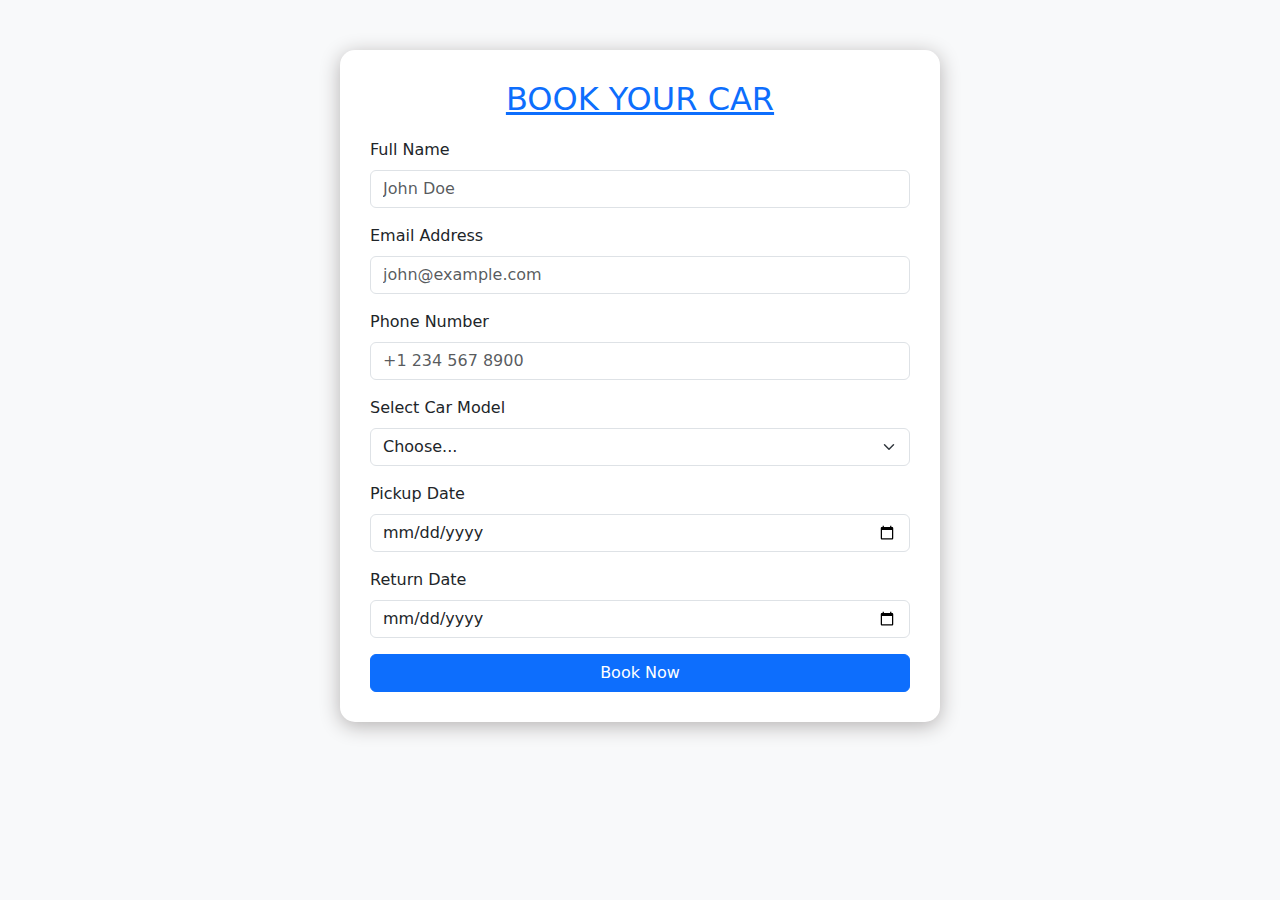
<file: book.html>
<!DOCTYPE html>
<html lang="en">
<head>
  <meta charset="UTF-8">
  <meta name="viewport" content="width=device-width, initial-scale=1">
  <title>Book Your Car | DriveNow</title>
  <link href="https://cdn.jsdelivr.net/npm/bootstrap@5.3.3/dist/css/bootstrap.min.css" rel="stylesheet">
  <style>
    body {
      background: #f8f9fa;
    }
    .book-now-container {
      max-width: 600px;
      margin: 50px auto;
      background: white;
      padding: 30px;
      border-radius: 15px;
      box-shadow: 0 4px 20px rgb(180, 177, 177);
    }
    .form-title {
      text-align: center;
      margin-bottom: 20px;
    }
    .btn-primary {
      width: 100%;
    }
  </style>
</head>
<body>

<div class="container">
  <div class="book-now-container">
    
    <a href="project.html"><h2 class="form-title text-uppercase">Book Your Car</h2></a>
    <form>
      <div class="mb-3">
        <label for="fullName" class="form-label">Full Name</label>
        <input type="text" class="form-control" id="fullName" placeholder="John Doe" required>
      </div>
      <div class="mb-3">
        <label for="emailAddress" class="form-label">Email Address</label>
        <input type="email" class="form-control" id="emailAddress" placeholder="john@example.com" required>
      </div>
      <div class="mb-3">
        <label for="phoneNumber" class="form-label">Phone Number</label>
        <input type="tel" class="form-control" id="phoneNumber" placeholder="+1 234 567 8900" required>
      </div>
      <div class="mb-3">
        <label for="carModel" class="form-label">Select Car Model</label>
        <select class="form-select" id="carModel" required>
          <option selected disabled value="">Choose...</option>
          <option>Sedan</option>
          <option>SUV</option>
          <option>Convertible</option>
          <option>Truck</option>
          <option>Electric</option>
        </select>
      </div>
      <div class="mb-3">
        <label for="pickupDate" class="form-label">Pickup Date</label>
        <input type="date" class="form-control" id="pickupDate" required>
      </div>
      <div class="mb-3">
        <label for="returnDate" class="form-label">Return Date</label>
        <input type="date" class="form-control" id="returnDate" required>
      </div>
      <button type="submit" class="btn btn-primary">Book Now</button>
    </form>
  </div>
</div>

<script src="https://cdn.jsdelivr.net/npm/bootstrap@5.3.3/dist/js/bootstrap.bundle.min.js"></script>
</body>
</html>
</file>
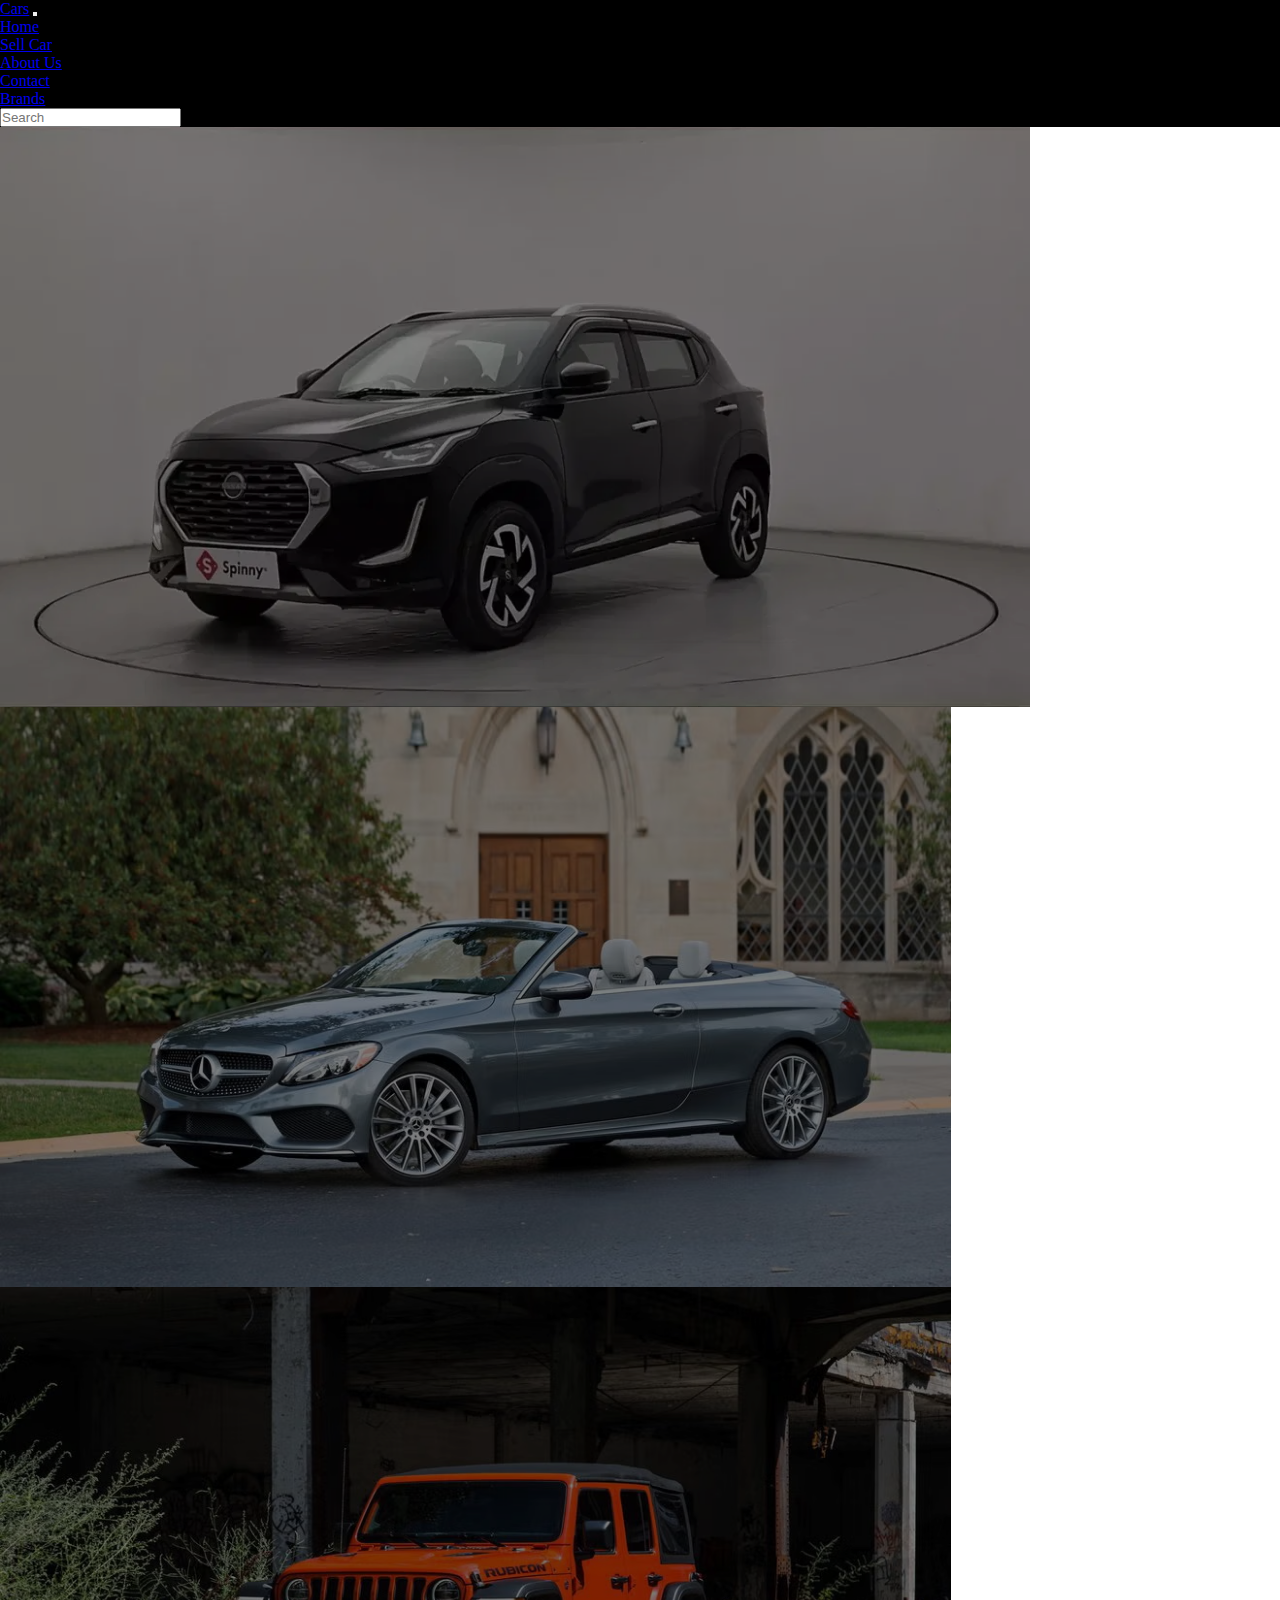
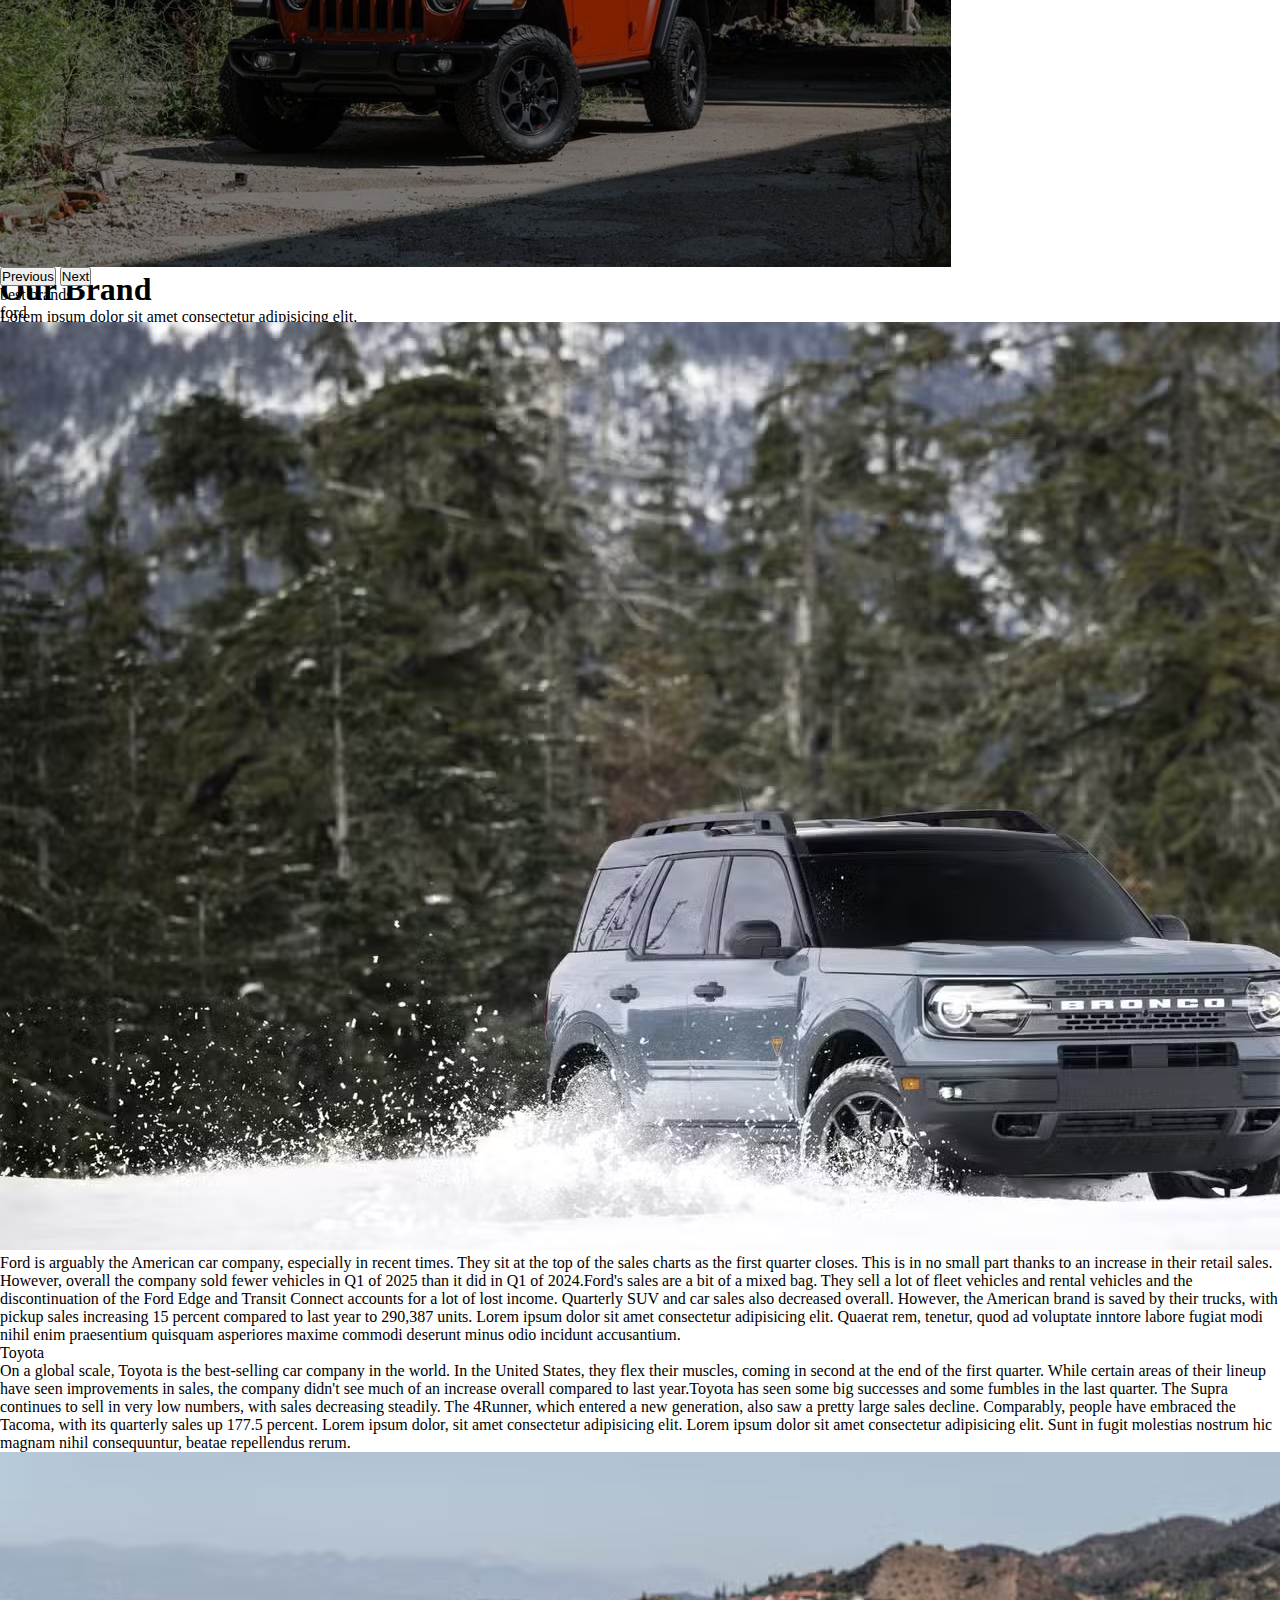
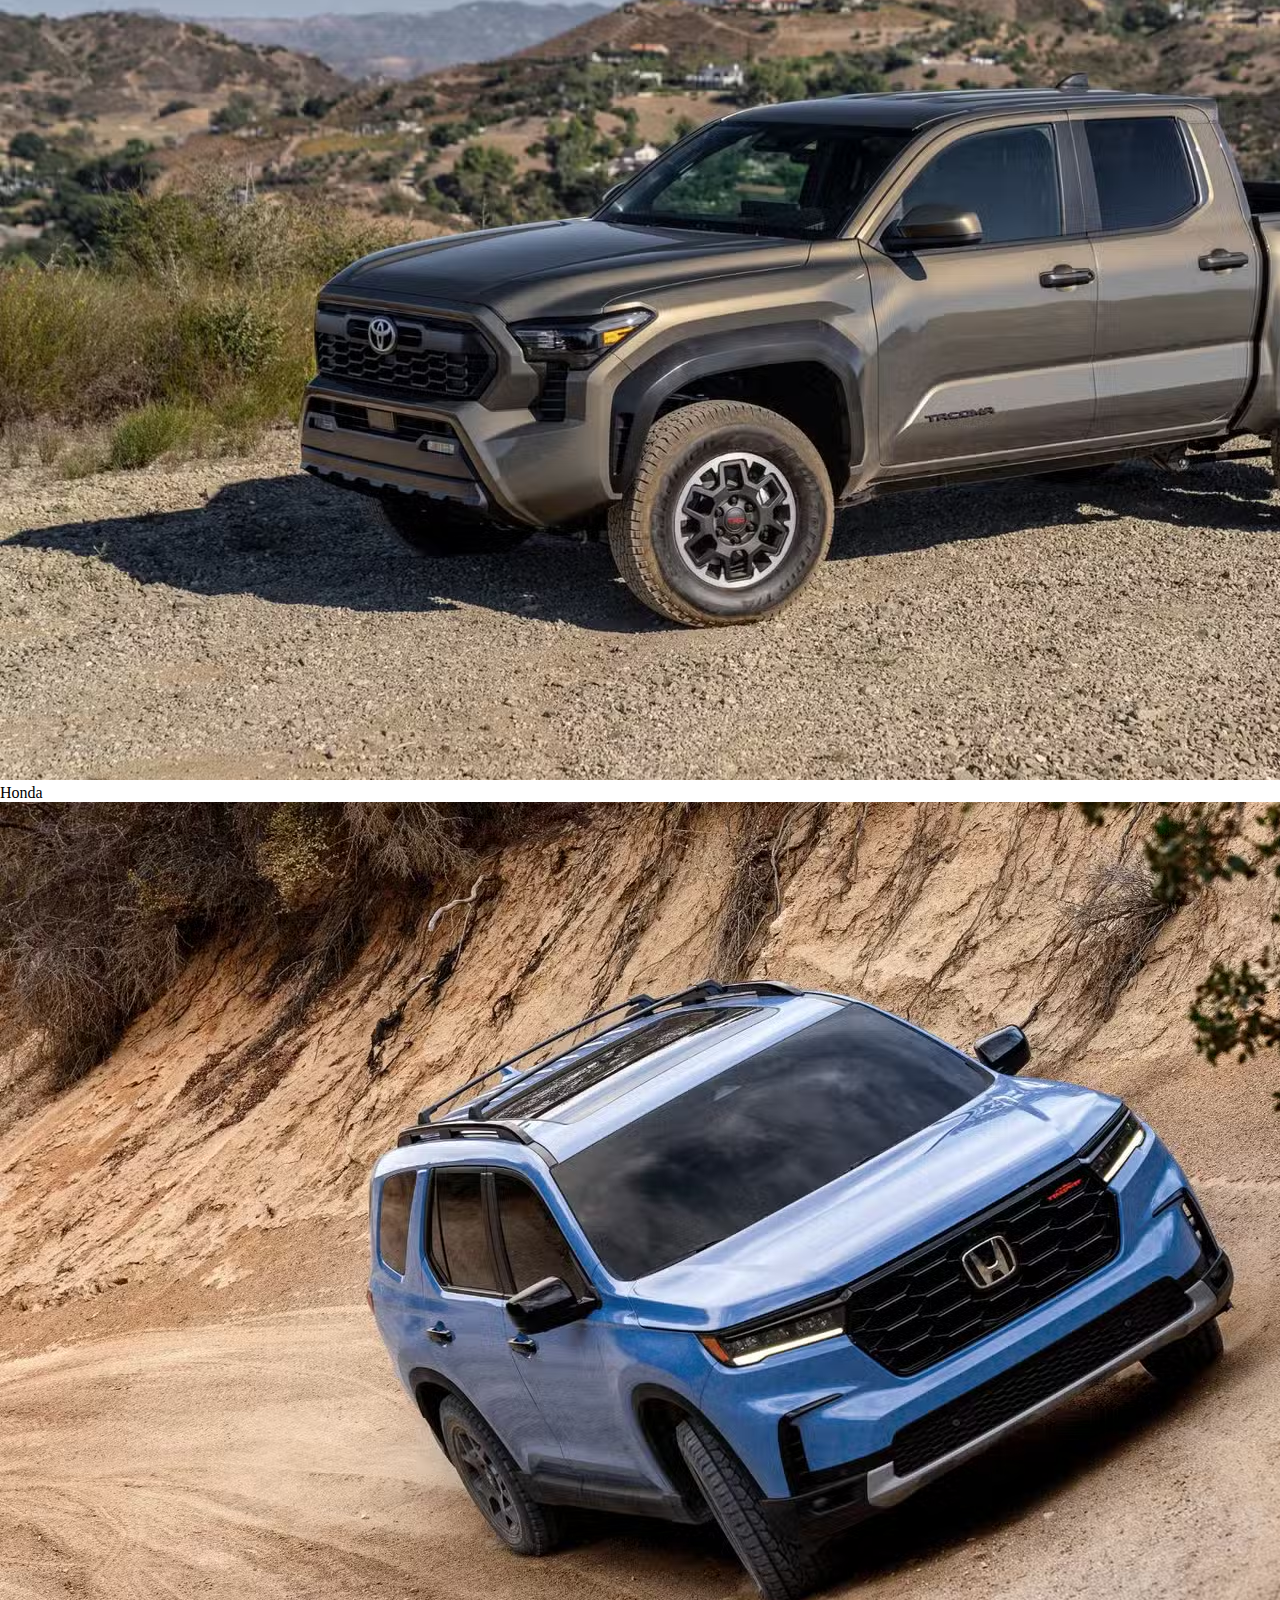
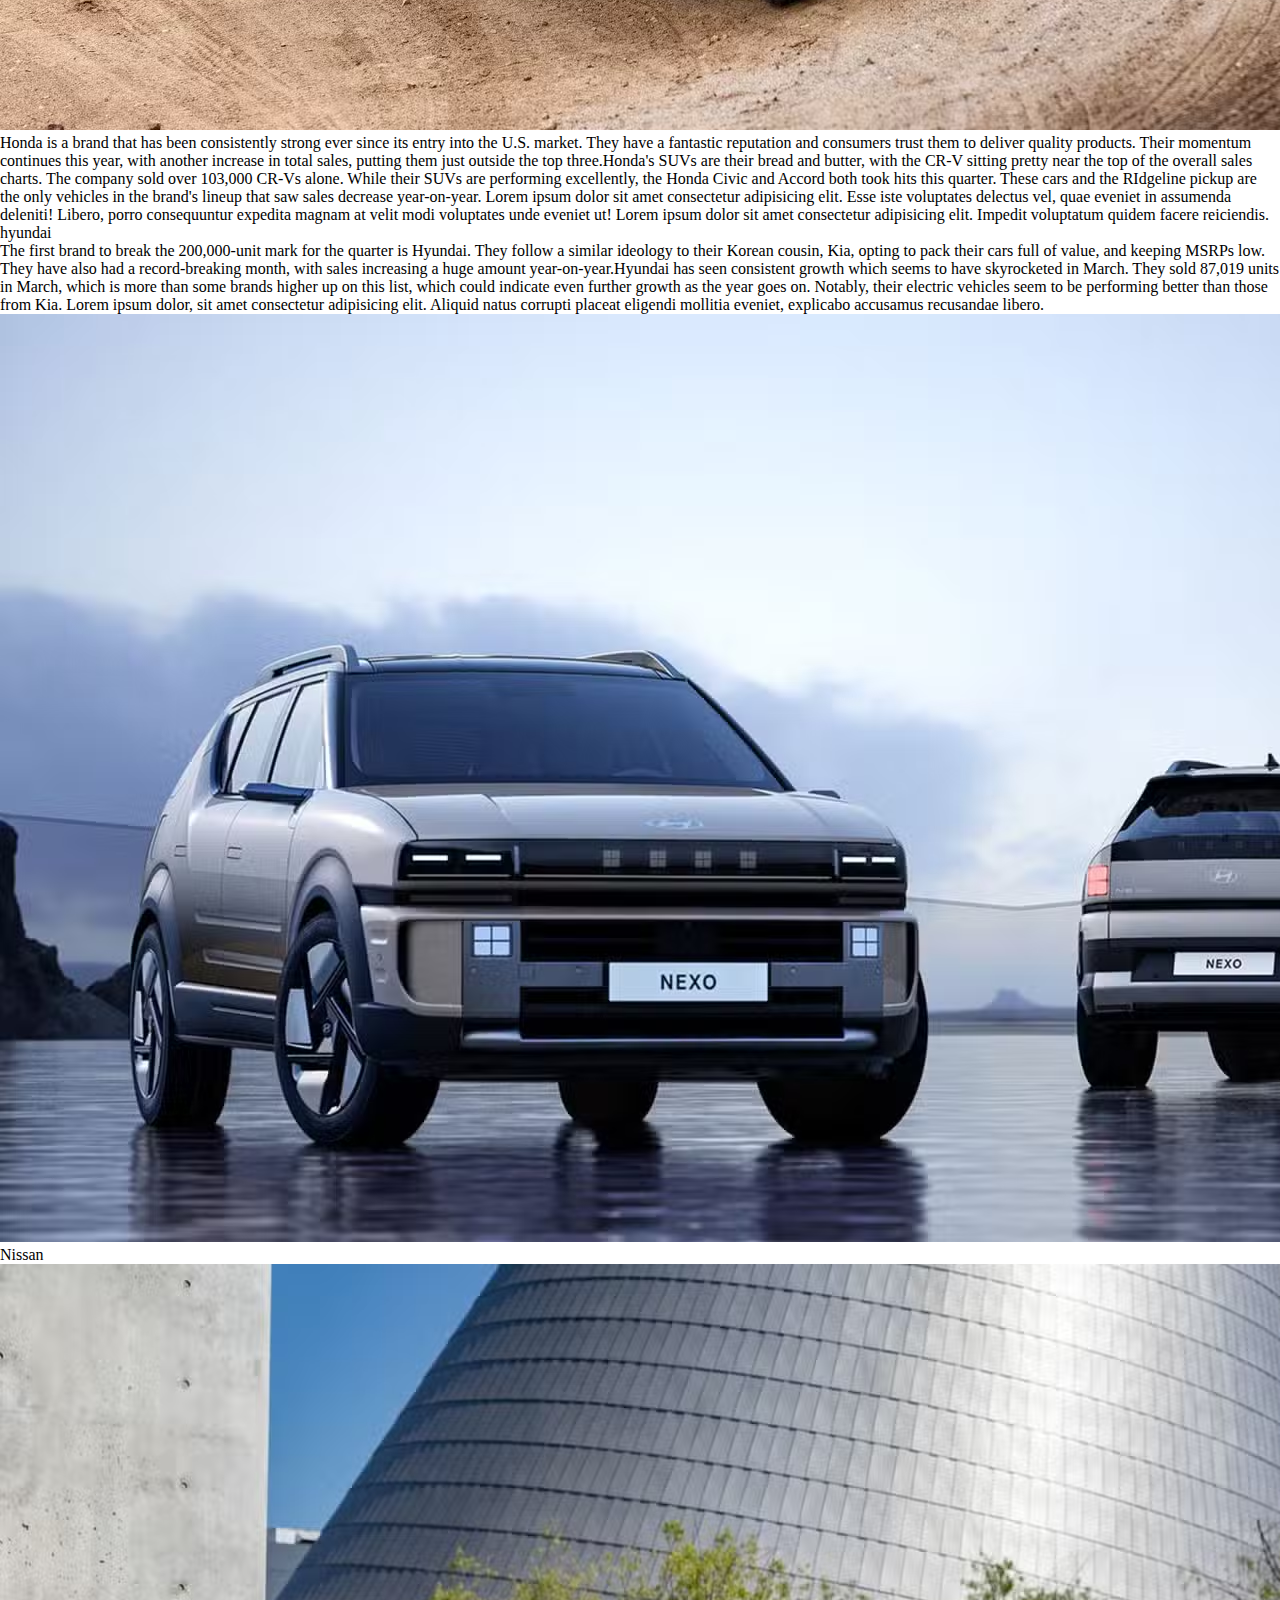
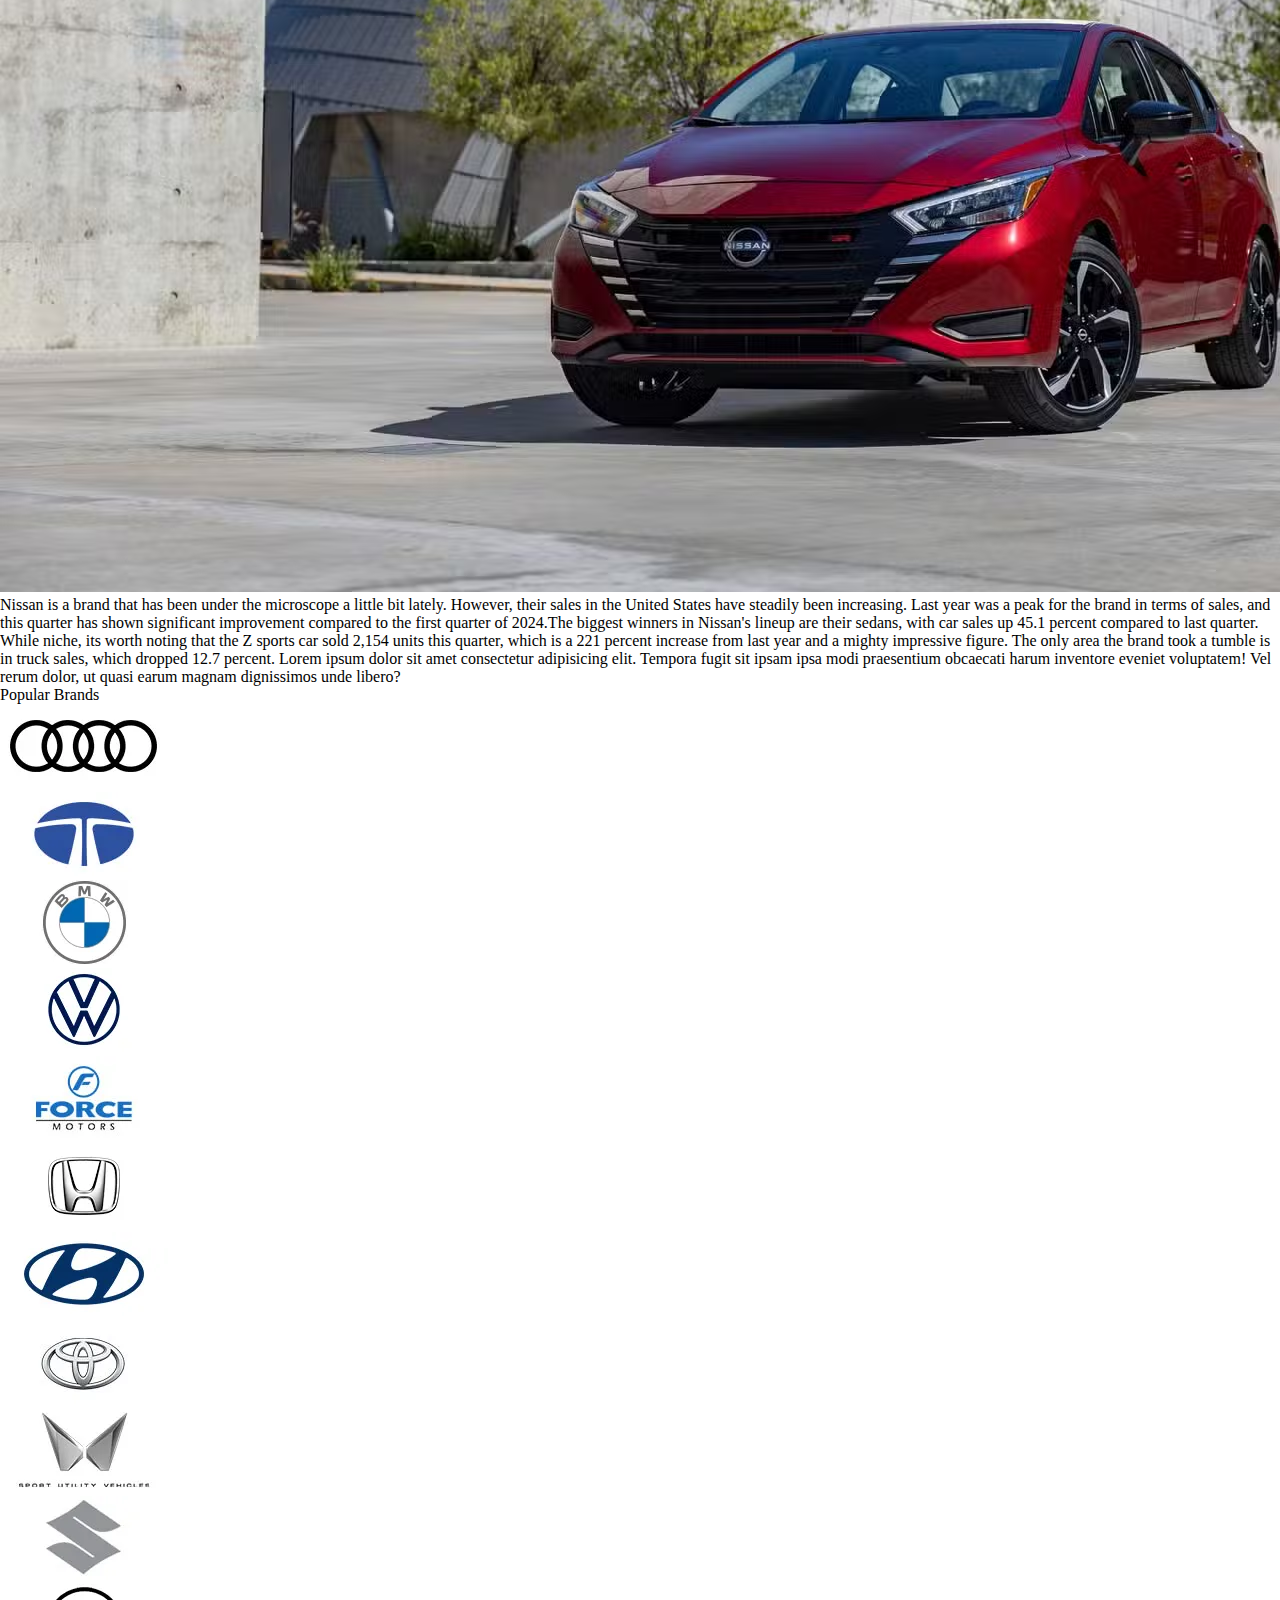
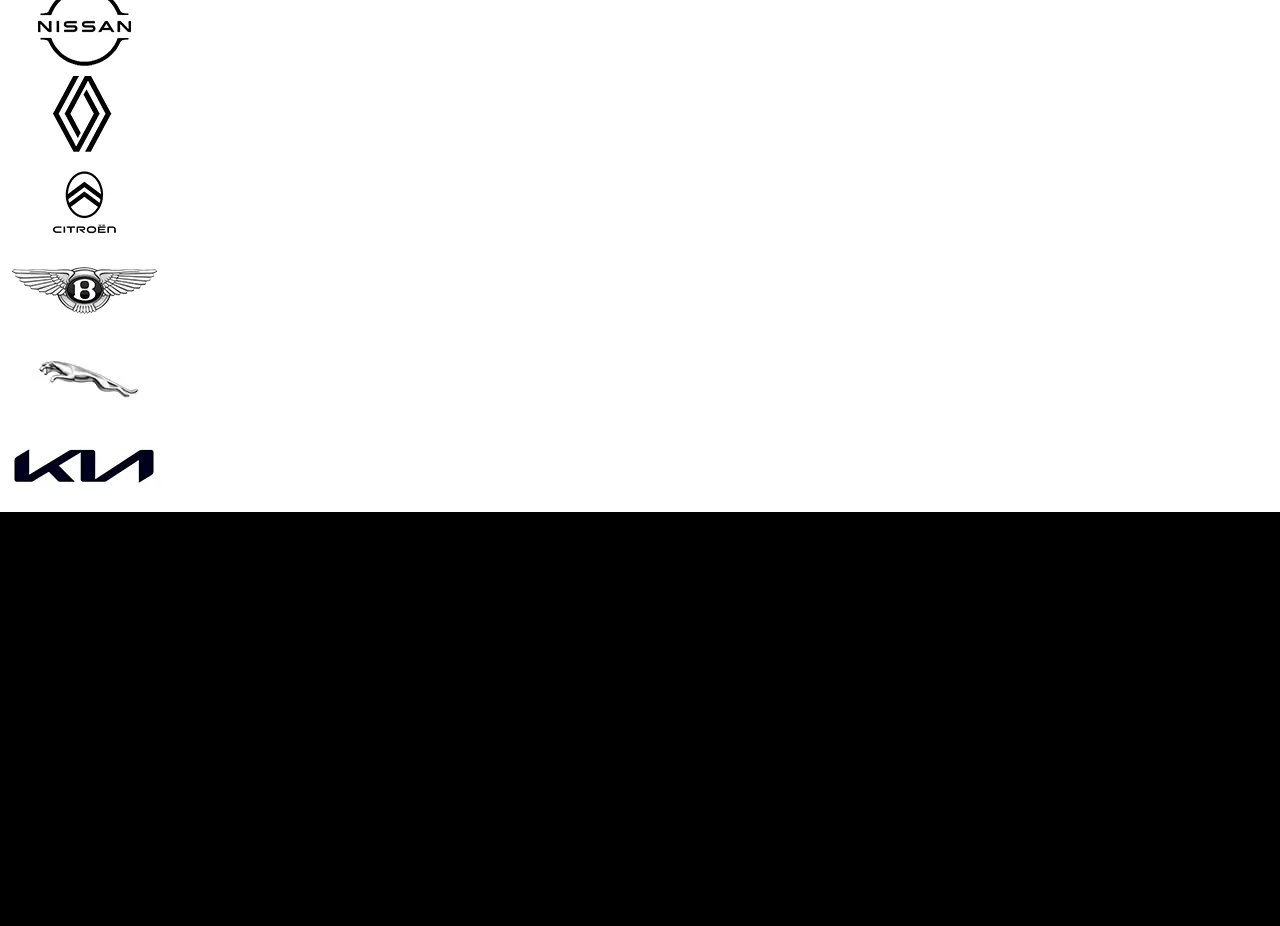
<file: Brands.html>
<!DOCTYPE html>
<html lang="en">

<head>
    <meta charset="UTF-8">
    <meta name="viewport" content="width=device-width, initial-scale=1.0">
    <title>Document</title>
    <link rel="stylesheet" href="./project.css">
    <link href="https://cdn.jsdelivr.net/npm/bootstrap@5.3.4/dist/css/bootstrap.min.css" rel="stylesheet"
        integrity="sha384-DQvkBjpPgn7RC31MCQoOeC9TI2kdqa4+BSgNMNj8v77fdC77Kj5zpWFTJaaAoMbC" crossorigin="anonymous">
    <link rel="stylesheet" href="https://cdnjs.cloudflare.com/ajax/libs/font-awesome/6.7.2/css/all.min.css"
        integrity="sha512-Evv84Mr4kqVGRNSgIGL/F/aIDqQb7xQ2vcrdIwxfjThSH8CSR7PBEakCr51Ck+w+/U6swU2Im1vVX0SVk9ABhg=="
        crossorigin="anonymous" referrerpolicy="no-referrer" />

</head>

<body>
    <nav class="navbar navbar-expand-lg txt-cont">
        <div class="container-fluid">
            <a class="navbar-brand ms-2 fs-4 fw-bolder text-white fst-italic" href="#">Cars</a>
            <button class="navbar-toggler" type="button" data-bs-toggle="collapse"
                data-bs-target="#navbarSupportedContent" aria-controls="navbarSupportedContent" aria-expanded="false"
                aria-label="Toggle navigation">
                <span class="navbar-toggler-icon"></span>
            </button>
            <div class="collapse navbar-collapse" id="navbarSupportedContent">
                <ul class="navbar-nav mx-auto mb-2 mb-lg-0">
                    <li class="nav-item ms-4 fs-5">
                        <a class="nav-link active text-white" href="./project.html">Home</a>
                    </li>
                    <li class="nav-item ms-4 fs-5">
                        <a class="nav-link text-white" href="sellcar.html">Sell Car</a>
                    </li>
                    <li class="nav-item ms-4 fs-5">
                        <a class="nav-link text-white" href="about.html">About Us</a>
                    </li>
                    <li class="nav-item ms-4 fs-5">
                        <a class="nav-link text-white" href="contact.html">Contact</a>
                    </li>
                    <li class="nav-item ms-4 fs-5">
                        <a class="nav-link text-white" href="Brands.html">Brands</a>
                    </li>


                </ul>
                <form class="d-flex" role="search">
                    <input class="form-control me-2" type="search" placeholder="Search" aria-label="Search">
                </form>
            </div>
            
        </div>
    </nav>


    <div id="carouselExampleControls" class="carousel slide" data-bs-ride="carousel">
        <div class="carousel-inner">
            <div class="carousel-item active pic-item">
                <img src="./img/ba-12.webp" class="d-block  w-100 pic-img" alt="...">
                <div class="carousel-caption top-0 mt-5">
                    <h1 class="mt-5 text-capitalize">Our Brands</h1>
                    <p class="mt-5 fs-2">Lorem ipsum dolor sit amet consectetur adipisicing elit.</p>
                    <a href="book.html" class="btn  mt-4 fs-5">Book Now</a>
                </div>
            </div>

            <div class="carousel-item pic-item">
                <img src="./img/ba-13.avif" class="d-block w-100 pic-img" alt="...">
                <div class="carousel-caption top-0 mt-5">
                    <h1 class="mt-5 text-capitalize">Our Brands</h1>
                    <p class="mt-5 fs-2">Lorem ipsum dolor sit amet consectetur adipisicing elit.</p>
                    <a href="book.html" class="btn  mt-4 fs-5">Book Now</a>
                </div>
            </div>
            <div class="carousel-item pic-item">
                <img src="./img/ba-14.avif" class="d-block w-100 pic-img" alt="...">
                <div class="carousel-caption top-0 mt-5">
                    <h1 class="mt-5 text-capitalize">Our Brand</h1>
                    <p class="mt-5 fs-2">Lorem ipsum dolor sit amet consectetur adipisicing elit.</p>
                    <a href="book.html" class="btn  mt-4 fs-5">Book Now</a>
                </div>
            </div>

        </div>
        <button class="carousel-control-prev" type="button" data-bs-target="#carouselExampleControls"
            data-bs-slide="prev">
            <span class="carousel-control-prev-icon" aria-hidden="true"></span>
            <span class="visually-hidden">Previous</span>
        </button>
        <button class="carousel-control-next" type="button" data-bs-target="#carouselExampleControls"
            data-bs-slide="next">
            <span class="carousel-control-next-icon" aria-hidden="true"></span>
            <span class="visually-hidden">Next</span>
        </button>
    </div>

    <div class="container">
        <p class="text-uppercase text-center pt-4 pb-4 fs-2 fw-bolder">best brands</p>
        <div class="row mt-5">
            <div class="col-12 col-md-6">
                <p class="fs-3 fw-semibold text-uppercase fst-italic  ">ford</p>
                <img src="./img/top-1.avif" class="img-fluid" alt="">
            </div>



            <div class="col mt-5  ">
                <p class=" fs-6 fst-italic">Ford is arguably the American car company, especially in recent times.
                    They sit at
                    the top of the sales charts as the first quarter closes. This is in no small part thanks to an
                    increase in their retail sales. However, overall the company sold fewer vehicles in Q1 of 2025 than
                    it did in Q1 of 2024.Ford's sales are a bit of a mixed bag. They sell a lot of fleet vehicles and
                    rental vehicles and the discontinuation of the Ford Edge and Transit Connect accounts for a lot of
                    lost income. Quarterly SUV and car sales also decreased overall. However, the American brand is
                    saved by their trucks, with pickup sales increasing 15 percent compared to last year to 290,387
                    units. Lorem ipsum dolor sit amet consectetur adipisicing elit. Quaerat rem, tenetur, quod ad
                    voluptate inntore labore fugiat modi nihil enim praesentium quisquam asperiores maxime commodi
                    deserunt minus odio incidunt accusantium.
                </p>
            </div>
        </div>
        <div class="row mt-5 ">
            <div class="col-12 col-md-6 ">

                <p class="fs-3 fw-semibold text-uppercase fst-italic  ">Toyota</p>

                <p class="fs-6 fst-italic ">On a global scale, Toyota is the best-selling car company in the world. In
                    the United States, they flex their muscles, coming in second at the end of the first quarter. While
                    certain areas of their lineup have seen improvements in sales, the company didn't see much of an
                    increase overall compared to last year.Toyota has seen some big successes and some fumbles in the
                    last quarter. The Supra continues to sell in very low numbers, with sales decreasing steadily. The
                    4Runner, which entered a new generation, also saw a pretty large sales decline. Comparably, people
                    have embraced the Tacoma, with its quarterly sales up 177.5 percent. Lorem ipsum dolor, sit amet
                    consectetur adipisicing elit. Lorem ipsum dolor sit amet consectetur adipisicing elit. Sunt in fugit
                    molestias nostrum hic magnam nihil consequuntur, beatae repellendus rerum.
                </p>
            </div>
            <div class="col mt-5 ">
                <img src="./img/top2 toyota.avif" class="img-fluid" alt="">
            </div>
        </div>

        <div class="row mt-5">
            <div class="col-12 col-md-6  ">
                <p class="fs-3 fw-semibold text-uppercase fst-italic  ">Honda</p>
                <img src="./img/top3 honda.avif" class="img-fluid" alt="">
            </div>

            <div class="col mt-5">
                <p class="fs-6 fst-italic">Honda is a brand that has been consistently strong ever since its entry
                    into the U.S. market. They have a fantastic reputation and consumers trust them to deliver quality
                    products. Their momentum continues this year, with another increase in total sales, putting them
                    just outside the top three.Honda's SUVs are their bread and butter, with the CR-V sitting pretty
                    near the top of the overall sales charts. The company sold over 103,000 CR-Vs alone. While their
                    SUVs are performing excellently, the Honda Civic and Accord both took hits this quarter. These cars
                    and the RIdgeline pickup are the only vehicles in the brand's lineup that saw sales decrease
                    year-on-year. Lorem ipsum dolor sit amet consectetur adipisicing elit. Esse iste voluptates delectus
                    vel, quae eveniet in assumenda deleniti! Libero, porro consequuntur expedita magnam at velit modi
                    voluptates unde eveniet ut! Lorem ipsum dolor sit amet consectetur adipisicing elit. Impedit
                    voluptatum quidem facere reiciendis.
                </p>
            </div>
        </div>
        <div class="row mt-5">
            <div class="col-12 col-md-6">
                <p class="fs-3 fw-semibold text-uppercase fst-italic ">hyundai</p>
                <p class="fs-6 fst-italic mt-5">The first brand to break the 200,000-unit mark for the quarter is
                    Hyundai.
                    They follow a similar ideology to their Korean cousin, Kia, opting to pack their cars full of value,
                    and keeping MSRPs low. They have also had a record-breaking month, with sales increasing a huge
                    amount year-on-year.Hyundai has seen consistent growth which seems to have skyrocketed in March.
                    They sold 87,019 units in March, which is more than some brands higher up on this list, which could
                    indicate even further growth as the year goes on. Notably, their electric vehicles seem to be
                    performing better than those from Kia. Lorem ipsum dolor, sit amet consectetur adipisicing elit.
                    Aliquid natus corrupti placeat eligendi mollitia eveniet, explicabo accusamus recusandae libero.

                </p>
            </div>
            <div class="col mt-5">

                <img src="./img/top-4 hyundai.avif" class="img-fluid" alt="">
            </div>
        </div>

        <div class="row mt-5">
            <div class="col-12 col-md-6  ">
                <p class="fs-3 fw-semibold text-uppercase fst-italic  ">Nissan</p>
                <img src="./img/top-5 nissan.avif" class="img-fluid" alt="">
            </div>

            <div class="col mt-5">
                <p class="fs-6 fst-italic">Nissan is a brand that has been under the microscope a little bit
                    lately. However, their sales in the United States have steadily been increasing. Last year was a
                    peak for the brand in terms of sales, and this quarter has shown significant improvement compared to
                    the first quarter of 2024.The biggest winners in Nissan's lineup are their sedans, with car sales up
                    45.1 percent compared to last quarter. While niche, its worth noting that the Z sports car sold
                    2,154 units this quarter, which is a 221 percent increase from last year and a mighty impressive
                    figure. The only area the brand took a tumble is in truck sales, which dropped 12.7 percent. Lorem
                    ipsum dolor sit amet consectetur adipisicing elit. Tempora fugit sit ipsam ipsa modi praesentium
                    obcaecati harum inventore eveniet voluptatem! Vel rerum dolor, ut quasi earum magnam dignissimos
                    unde libero?


                </p>
            </div>
        </div>
    </div>


    <div class="container mt-5">
        <p class="text-uppercase text-center pb-4 fs-2 fw-bolder">Popular Brands</p>
        <div class="row justify-content-center">
            <div class="col-6 col-sm-4 col-md-3 col-lg-2 mb-4 d-flex justify-content-center">
                <img src="./img/audi.webp" class="img-fluid" alt="Audi">
            </div>
            <div class="col-6 col-sm-4 col-md-3 col-lg-2 mb-4 d-flex justify-content-center">
                <img src="./img/tata.webp" class="img-fluid" alt="Tata">
            </div>
            <div class="col-6 col-sm-4 col-md-3 col-lg-2 mb-4 d-flex justify-content-center">
                <img src="./img/bmw.webp" class="img-fluid" alt="BMW">
            </div>
            <div class="col-6 col-sm-4 col-md-3 col-lg-2 mb-4 d-flex justify-content-center">
                <img src="./img/volkswagen.webp" class="img-fluid" alt="Volkswagen">
            </div>
            <div class="col-6 col-sm-4 col-md-3 col-lg-2 mb-4 d-flex justify-content-center">
                <img src="./img/force.webp" class="img-fluid" alt="Force">
            </div>
            <div class="col-6 col-sm-4 col-md-3 col-lg-2 mb-4 d-flex justify-content-center">
                <img src="./img/honda.webp" class="img-fluid" alt="Honda">
            </div>
            <div class="col-6 col-sm-4 col-md-3 col-lg-2 mb-4 d-flex justify-content-center">
                <img src="./img/hyundai (1).webp" class="img-fluid" alt="Hyundai">
            </div>
            <div class="col-6 col-sm-4 col-md-3 col-lg-2 mb-4 d-flex justify-content-center">
                <img src="./img/toyota.webp" class="img-fluid" alt="Toyota">
            </div>
            <div class="col-6 col-sm-4 col-md-3 col-lg-2 mb-4 d-flex justify-content-center">
                <img src="./img/mahindra.webp" class="img-fluid" alt="Mahindra">
            </div>
            <div class="col-6 col-sm-4 col-md-3 col-lg-2 mb-4 d-flex justify-content-center">
                <img src="./img/maruti.webp" class="img-fluid" alt="Maruti">
            </div>
            <div class="col-6 col-sm-4 col-md-3 col-lg-2 mb-4 d-flex justify-content-center">
                <img src="./img/nissan.webp" class="img-fluid" alt="Nissan">
            </div>
            <div class="col-6 col-sm-4 col-md-3 col-lg-2 mb-4 d-flex justify-content-center">
                <img src="./img/renault.webp" class="img-fluid" alt="Renault">
            </div>
            <div class="col-6 col-sm-4 col-md-3 col-lg-2 mb-4 d-flex justify-content-center">
                <img src="./img/citroen.webp" class="img-fluid" alt="Citroen">
            </div>
            <div class="col-6 col-sm-4 col-md-3 col-lg-2 mb-4 d-flex justify-content-center">
                <img src="./img/bentley.webp" class="img-fluid" alt="Bentley">
            </div>
            <div class="col-6 col-sm-4 col-md-3 col-lg-2 mb-4 d-flex justify-content-center">
                <img src="./img/jaguar.webp" class="img-fluid" alt="Jaguar">
            </div>
            <div class="col-6 col-sm-4 col-md-3 col-lg-2 mb-4 d-flex justify-content-center">
                <img src="./img/kia.webp" class="img-fluid" alt="Kia">
            </div>
        </div>
    </div>
    

    <div class="container-fluid txt-cont text-white mt-4">
        <footer>
            <div class="row">
                <div class="col ms-2">
                    <p class="text-uppercase fs-5 fw-semibold mt-2">Expert Advice</p>
                    <div class="ms-2 fs-6 text-capitalize">
                        <p>Car buying</p>
                        <p>car finance</p>
                        <p>car insurance</p>
                        <p>car ownership</p>

                    </div>
                </div>
                <div class="col ms-2 ">
                    <p class="text-uppercase fs-5 fw-semibold mt-2">Expert info</p>
                    <div class="ms-2 fs-6 text-capitalize">
                        <p>about us</p>
                        <p>media appearances</p>
                        <p>partners</p>
                        <p>advertising</p>

                    </div>
                </div>
                <div class="col ms-2">
                    <p class="text-uppercase fs-5 fw-semibold mt-2">Expert Family</p>
                    <div class="ms-2 fs-6 text-capitalize">
                        <p>The van experts</p>
                        <p>The Truck Experts</p>
                        <p>Immediate Network</p>
                        <p>terms of use</p>

                    </div>
                </div>
                <div class="col ms-2">
                    <p class="text-uppercase fs-5 fw-semibold mt-2">Contact Us</p>
                    <div class="ms-2 fs-6">
                        <p><i class="fa-solid fa-phone"></i> 9876012345</p>
                        <p><i class="fa-solid fa-envelope"></i> cars@gmail.com</p>
                        <div class="d-flex gap-3">
                            <p><i class="fa-brands fa-facebook"></i></p>
                            <p><i class="fa-brands fa-instagram"></i></p>
                            <p><i class="fa-brands fa-x-twitter"></i></p>
                            <p><i class="fa-brands fa-linkedin-in"></i></p>
                        </div>
                    </div>
                </div>
            </div>
            <p class="text-center fs-5 pt-2 pb-3">&copy;Copyrights © 2025 Immediate Network Ltd.
                All rights reserved</p>
        </footer>
    </div>




















    <script src="https://cdn.jsdelivr.net/npm/bootstrap@5.3.4/dist/js/bootstrap.bundle.min.js"
        integrity="sha384-YUe2LzesAfftltw+PEaao2tjU/QATaW/rOitAq67e0CT0Zi2VVRL0oC4+gAaeBKu" crossorigin="anonymous">
    </script>
</body>

</html>
</file>
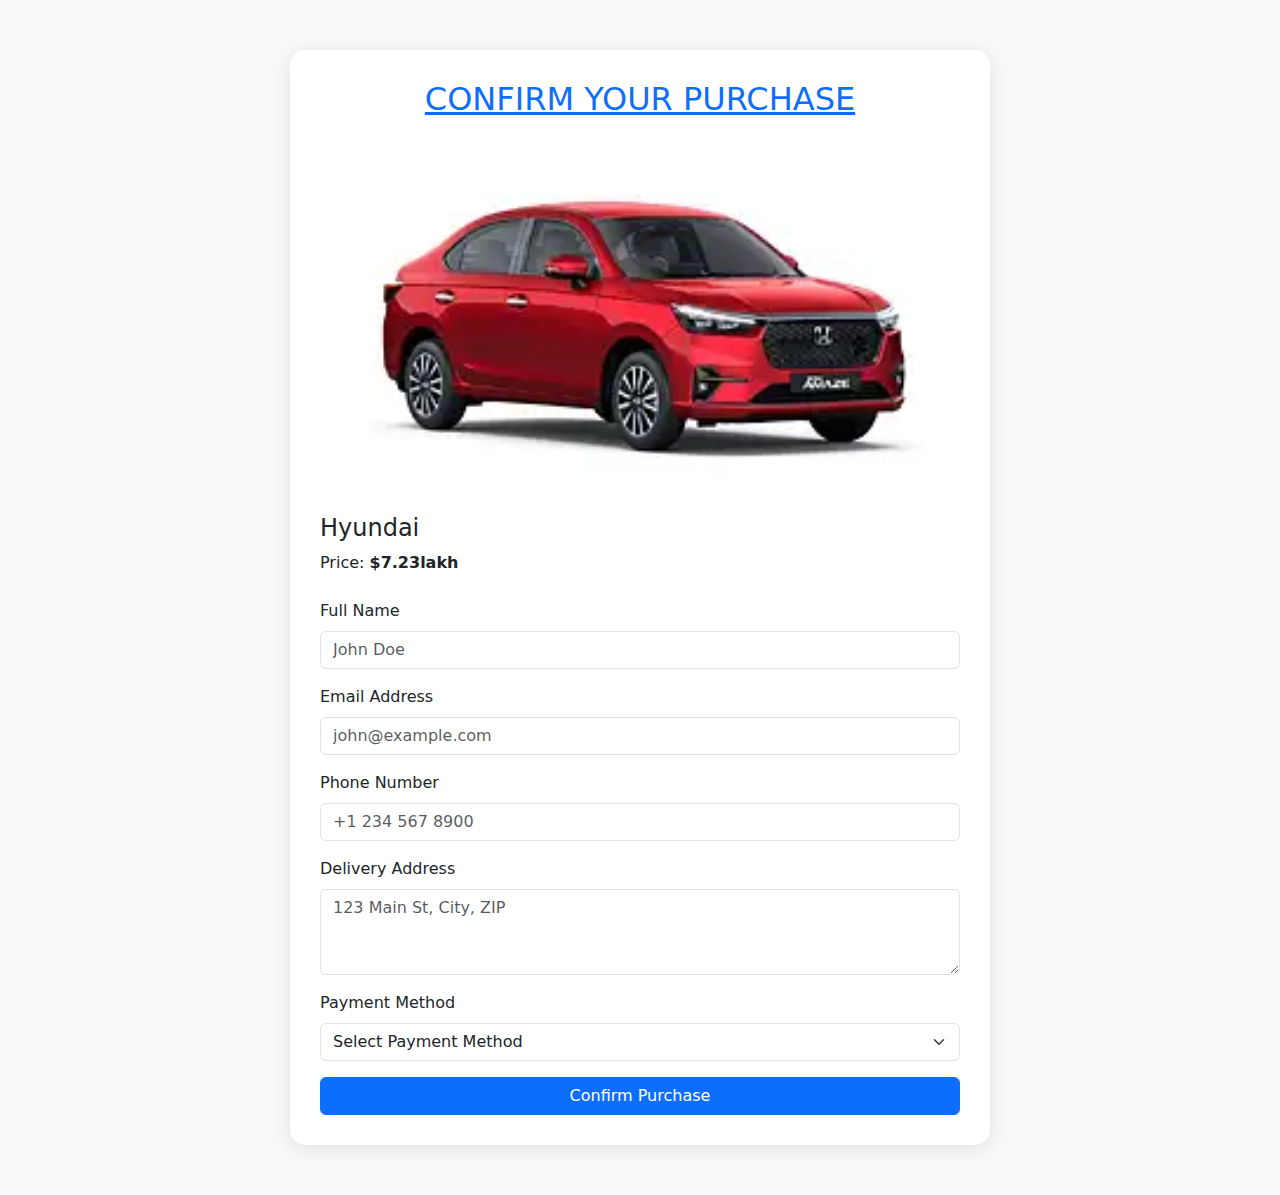
<file: buy.html>
<!DOCTYPE html>
<html lang="en">
<head>
  <meta charset="UTF-8">
  <meta name="viewport" content="width=device-width, initial-scale=1">
  <title>Buy Now | DriveNow Cars</title>
  <link href="https://cdn.jsdelivr.net/npm/bootstrap@5.3.3/dist/css/bootstrap.min.css" rel="stylesheet">
  <style>
    body {
      background-color: #f8f9fa;
    }
    .buy-now-container {
      max-width: 700px;
      margin: 50px auto;
      background: white;
      padding: 30px;
      border-radius: 15px;
      box-shadow: 0 4px 20px rgba(0,0,0,0.1);
    }
    .car-summary img {
      width: 100%;
      border-radius: 10px;
    }
    .form-title {
      text-align: center;
      margin-bottom: 20px;
    }
    .btn-primary {
      width: 100%;
    }
  </style>
</head>
<body>

<div class="container">
  <div class="buy-now-container">
    
    <a href="project.html"><h2 class="form-title text-uppercase">Confirm Your Purchase</h2></a>
    <div class="car-summary mb-4">
      <img src="./img/hyundai.webp" alt="Selected Car">
      <h4 class="mt-3">Hyundai</h4>
      <p>Price: <strong>$7.23lakh</strong></p>
    </div>

    <form>
      <div class="mb-3">
        <label for="fullName" class="form-label">Full Name</label>
        <input type="text" class="form-control" id="fullName" placeholder="John Doe" required>
      </div>
      <div class="mb-3">
        <label for="emailAddress" class="form-label">Email Address</label>
        <input type="email" class="form-control" id="emailAddress" placeholder="john@example.com" required>
      </div>
      <div class="mb-3">
        <label for="phoneNumber" class="form-label">Phone Number</label>
        <input type="tel" class="form-control" id="phoneNumber" placeholder="+1 234 567 8900" required>
      </div>
      <div class="mb-3">
        <label for="address" class="form-label">Delivery Address</label>
        <textarea class="form-control" id="address" rows="3" placeholder="123 Main St, City, ZIP" required></textarea>
      </div>
      <div class="mb-3">
        <label for="paymentMethod" class="form-label">Payment Method</label>
        <select class="form-select" id="paymentMethod" required>
          <option selected disabled value="">Select Payment Method</option>
          <option>Credit Card</option>
          <option>Bank Transfer</option>
          <option>Cash on Delivery</option>
        </select>
      </div>
      <button type="submit" class="btn btn-primary">Confirm Purchase</button>
    </form>
  </div>
</div>

<script src="https://cdn.jsdelivr.net/npm/bootstrap@5.3.3/dist/js/bootstrap.bundle.min.js"></script>
</body>
</html>
</file>
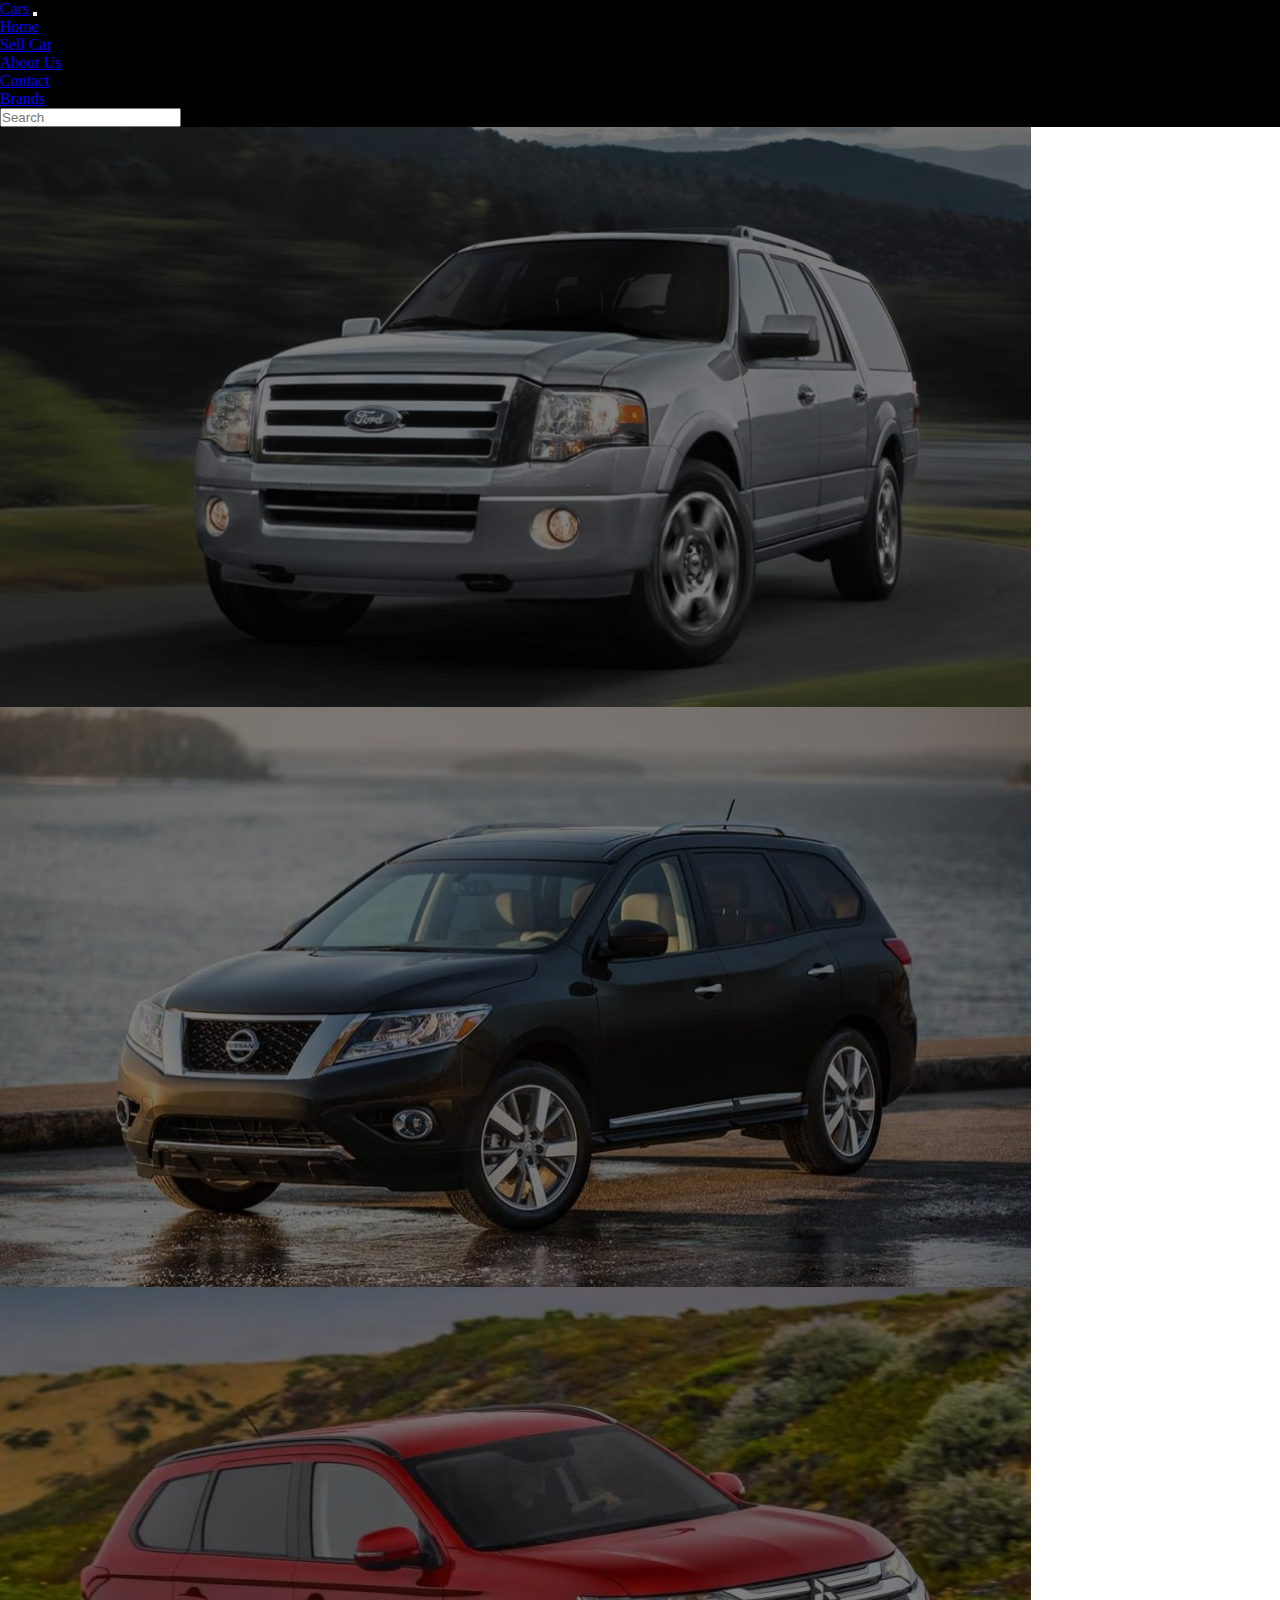
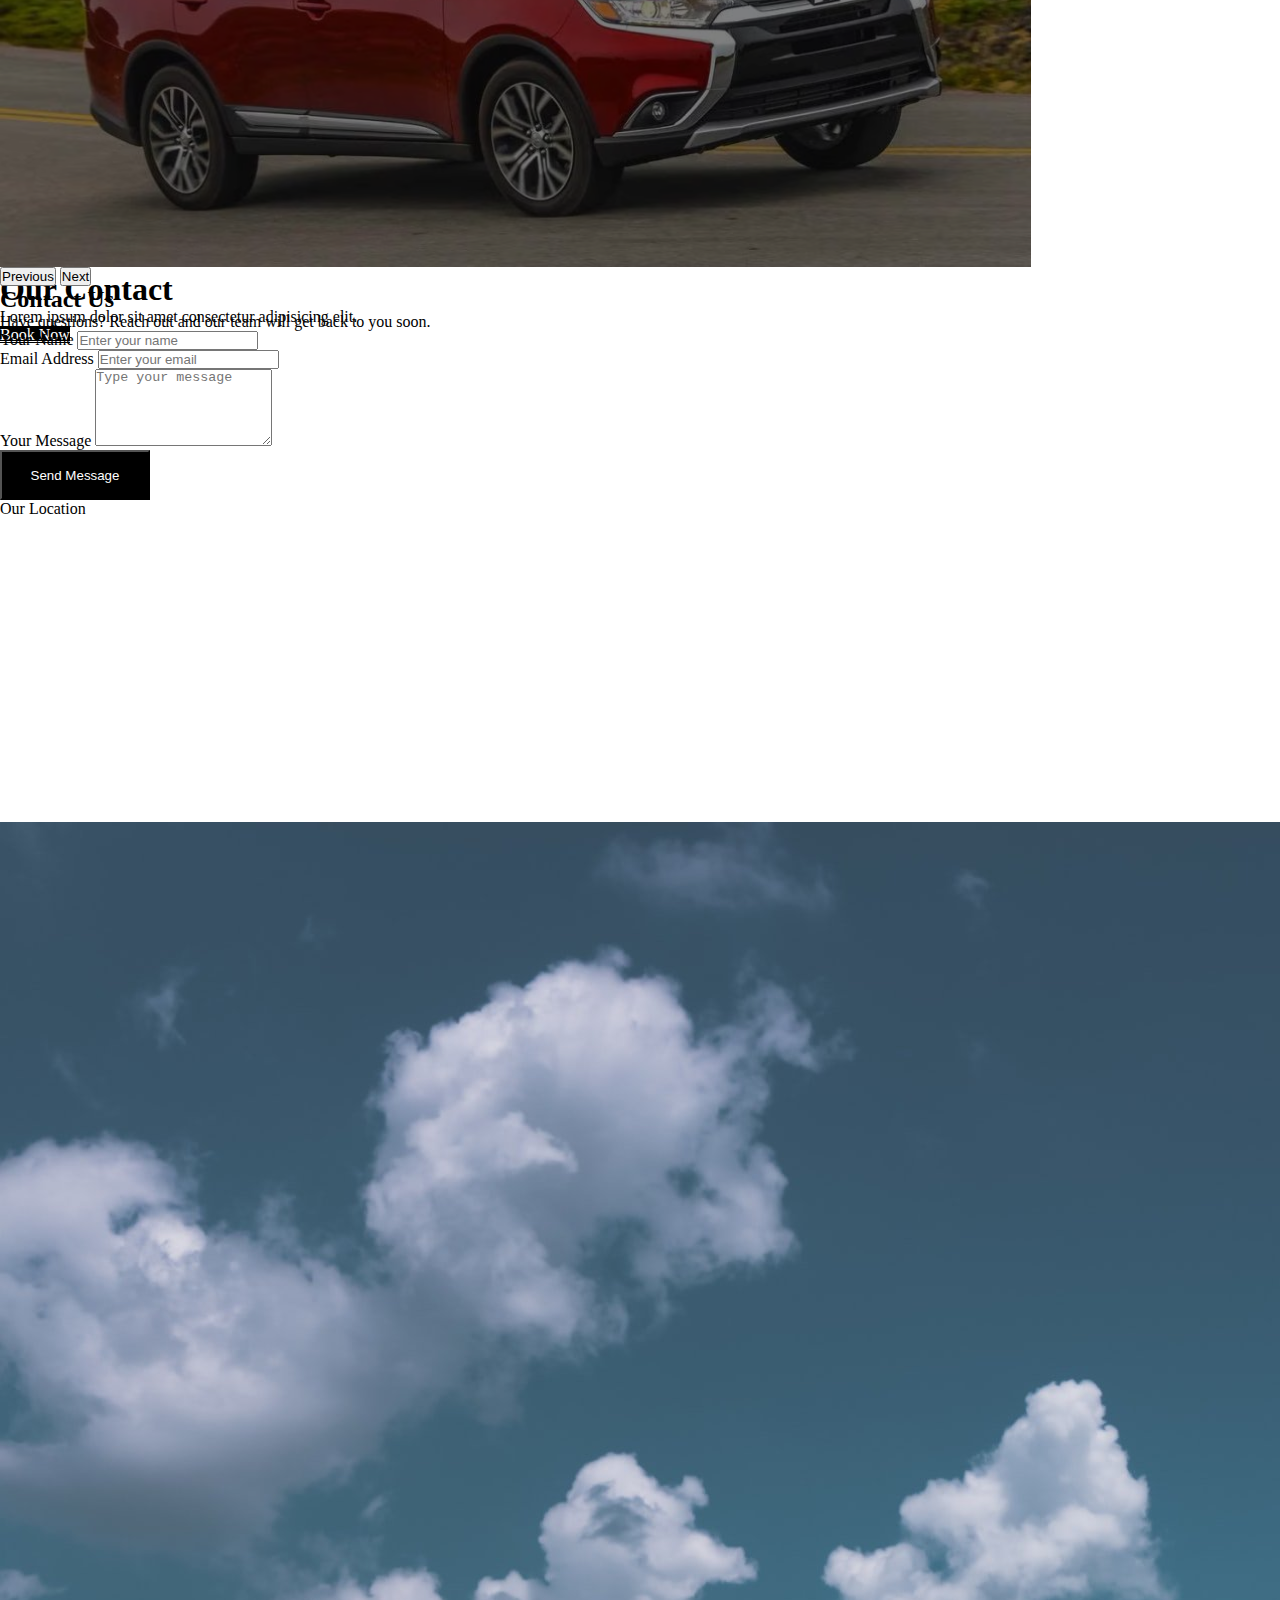
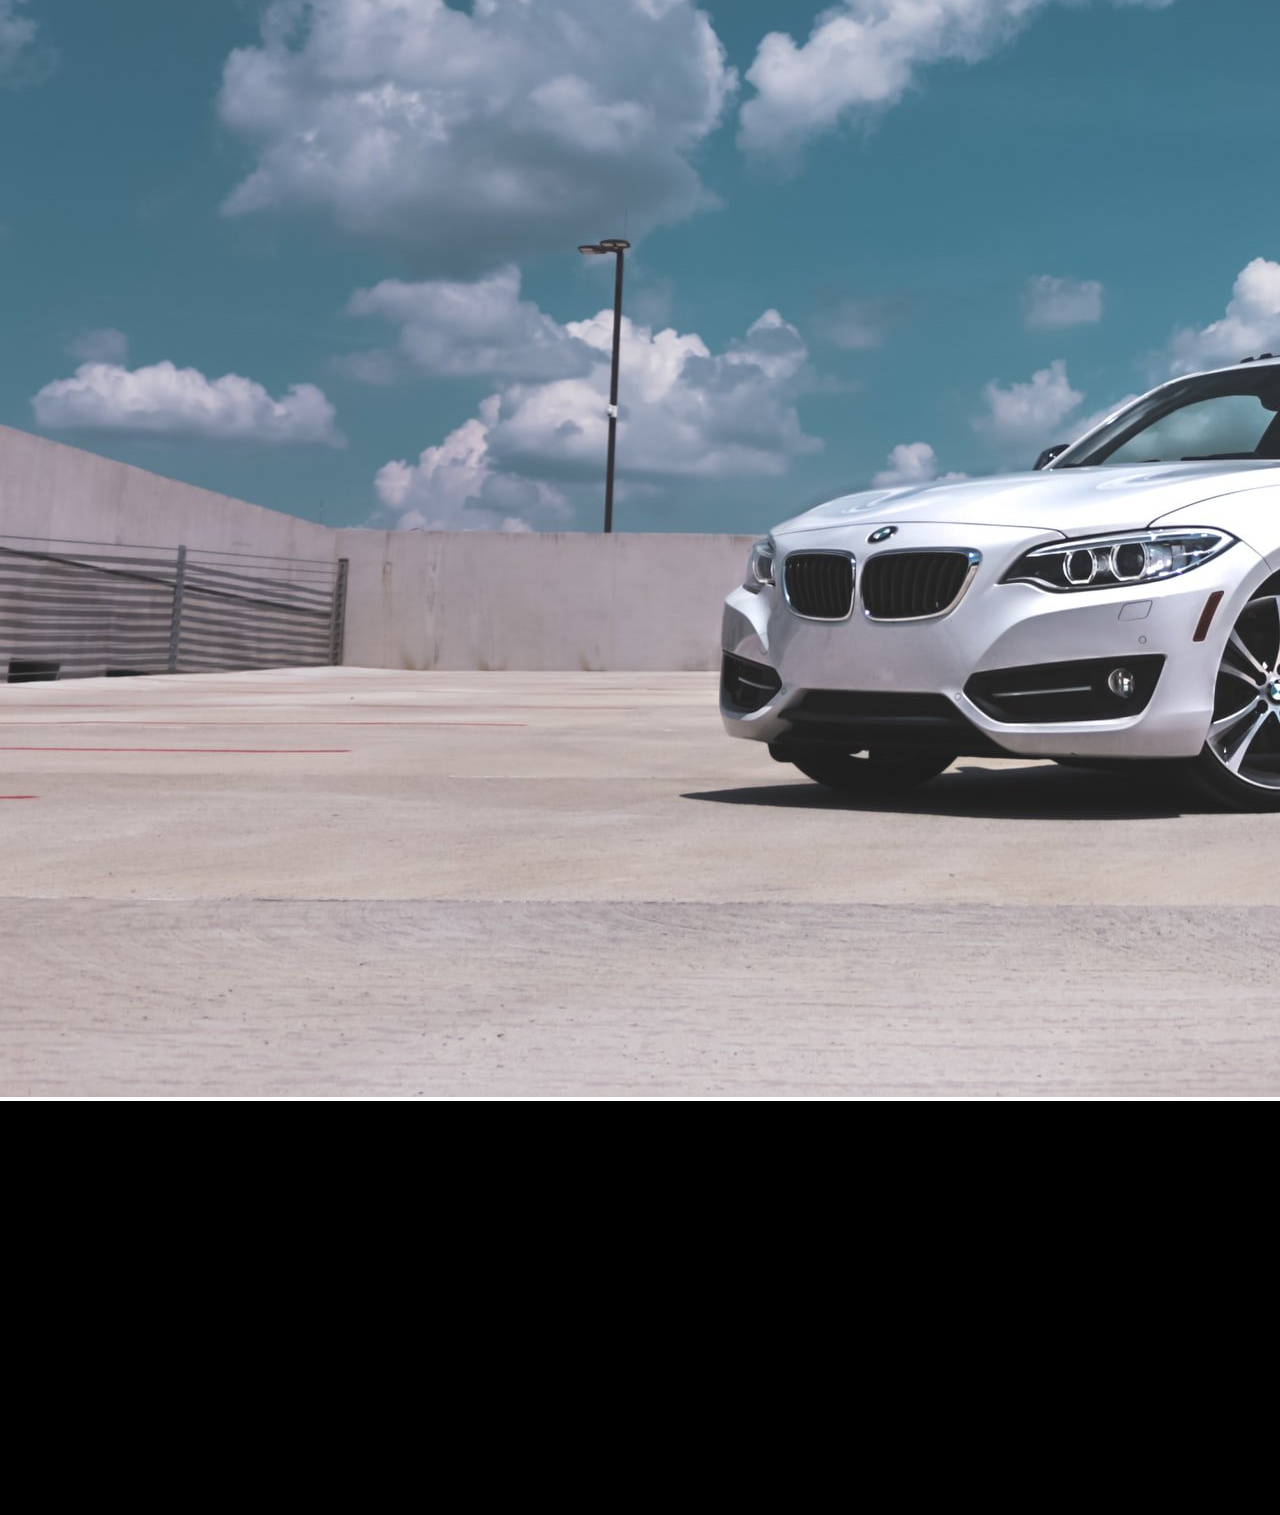
<file: contact.html>
<!DOCTYPE html>
<html lang="en">

<head>
    <meta charset="UTF-8">
    <meta name="viewport" content="width=device-width, initial-scale=1.0">
    <title>Document</title>
    <link rel="stylesheet" href="./project.css">
    <link href="https://cdn.jsdelivr.net/npm/bootstrap@5.3.4/dist/css/bootstrap.min.css" rel="stylesheet"
        integrity="sha384-DQvkBjpPgn7RC31MCQoOeC9TI2kdqa4+BSgNMNj8v77fdC77Kj5zpWFTJaaAoMbC" crossorigin="anonymous">
    <link rel="stylesheet" href="https://cdnjs.cloudflare.com/ajax/libs/font-awesome/6.7.2/css/all.min.css"
        integrity="sha512-Evv84Mr4kqVGRNSgIGL/F/aIDqQb7xQ2vcrdIwxfjThSH8CSR7PBEakCr51Ck+w+/U6swU2Im1vVX0SVk9ABhg=="
        crossorigin="anonymous" referrerpolicy="no-referrer" />

</head>

<body>
    <nav class="navbar navbar-expand-lg txt-cont">
        <div class="container-fluid">
            <a class="navbar-brand ms-2 fs-4 fw-bolder text-white fst-italic" href="#">Cars</a>
            <button class="navbar-toggler" type="button" data-bs-toggle="collapse"
                data-bs-target="#navbarSupportedContent" aria-controls="navbarSupportedContent" aria-expanded="false"
                aria-label="Toggle navigation">
                <span class="navbar-toggler-icon"></span>
            </button>
            <div class="collapse navbar-collapse" id="navbarSupportedContent">
                <ul class="navbar-nav mx-auto mb-2 mb-lg-0">
                    <li class="nav-item ms-4 fs-5">
                        <a class="nav-link active text-white" href="./project.html">Home</a>
                    </li>
                    <li class="nav-item ms-4 fs-5">
                        <a class="nav-link text-white" href="sellcar.html">Sell Car</a>
                    </li>
                    <li class="nav-item ms-4 fs-5">
                        <a class="nav-link text-white" href="about.html">About Us</a>
                    </li>
                    <li class="nav-item ms-4 fs-5">
                        <a class="nav-link text-white" href="contact.html">Contact</a>
                    </li>
                    <li class="nav-item ms-4 fs-5">
                        <a class="nav-link text-white" href="Brands.html">Brands</a>
                    </li>
                </ul>
                <form class="d-flex" role="search">
                    <input class="form-control me-2" type="search" placeholder="Search" aria-label="Search">
                </form>
            </div>

        </div>
    </nav>
    <div id="carouselExampleControls" class="carousel slide" data-bs-ride="carousel">
        <div class="carousel-inner">
            <div class="carousel-item active pic-item">
                <img src="./img/ba-9.avif" class="d-block  w-100 pic-img" alt="...">
                <div class="carousel-caption top-0 mt-5">
                    <h1 class="mt-5 text-capitalize">Our Contact</h1>
                    <p class="mt-5 fs-2">Lorem ipsum dolor sit amet consectetur adipisicing elit.</p>
                    <a href="book.html" class="btn  mt-4 fs-5">Book Now</a>
                </div>
            </div>

            <div class="carousel-item pic-item">
                <img src="./img/ba-10.avif" class="d-block  w-100 pic-img" alt="...">
                <div class="carousel-caption top-0 mt-5">
                    <h1 class="mt-5 text-capitalize">Our Contact</h1>
                    <p class="mt-5 fs-2">Lorem ipsum dolor sit amet consectetur adipisicing elit.</p>
                    <a href="book.html" class="btn  mt-4 fs-5">Book Now</a>
                </div>
            </div>
            <div class="carousel-item pic-item">
                <img src="./img/ba-11.avif" class="d-block  w-100 pic-img" alt="...">
                <div class="carousel-caption top-0 mt-5">
                    <h1 class="mt-5 text-capitalize">Our Contact</h1>
                    <p class="mt-5 fs-2">Lorem ipsum dolor sit amet consectetur adipisicing elit.</p>
                    <a href="book.html" class="btn  mt-4 fs-5">Book Now</a>
                </div>
            </div>

        </div>
        <button class="carousel-control-prev" type="button" data-bs-target="#carouselExampleControls"
            data-bs-slide="prev">
            <span class="carousel-control-prev-icon" aria-hidden="true"></span>
            <span class="visually-hidden">Previous</span>
        </button>
        <button class="carousel-control-next" type="button" data-bs-target="#carouselExampleControls"
            data-bs-slide="next">
            <span class="carousel-control-next-icon" aria-hidden="true"></span>
            <span class="visually-hidden">Next</span>
        </button>
    </div>


    <section class="contact-section py-5">
        <div class="container">
            <div class="text-center mb-4">
                <h2 class="text-uppercase text-center pt-4 pb-3 fs-2 fw-bolder">Contact Us</h2>
                <p>Have questions? Reach out and our team will get back to you soon.</p>
            </div>

            <div class="row justify-content-center">
                <div class="col-md-8">
                    <form>
                        <div class="mb-3">
                            <label for="name" class="form-label">Your Name</label>
                            <input type="text" class="form-control" id="name" placeholder="Enter your name">
                        </div>
                        <div class="mb-3">
                            <label for="email" class="form-label">Email Address</label>
                            <input type="email" class="form-control" id="email" placeholder="Enter your email">
                        </div>
                        <div class="mb-3">
                            <label for="message" class="form-label">Your Message</label>
                            <textarea class="form-control" id="message" rows="5"
                                placeholder="Type your message"></textarea>
                        </div>
                        <button type="submit" class="btn btn-primary w-100">Send Message</button>
                    </form>
                </div>
            </div>
        </div>
    </section>

    <div class="container">

        <p class="text-uppercase text-center pt-4 pb-3 fs-2 fw-bolder">Our Location</p>
        <div class="row">
            <div class="col mt-4">
                <iframe
                    src="https://www.google.com/maps/embed?pb=!1m18!1m12!1m3!1d3913.234278533639!2d78.16401637355906!3d11.244168750395016!2m3!1f0!2f0!3f0!3m2!1i1024!2i768!4f13.1!3m3!1m2!1s0x3babcf02de62592d%3A0x362bc5f59e809b06!2sMaruti%20Suzuki%20ARENA%20(Ambal%20Auto%2C%20Namakkal%2C%20Salem%20Main%20Road)!5e0!3m2!1sen!2sin!4v1745222195232!5m2!1sen!2sin"
                    width="400" height="300" style="border:0;" allowfullscreen="" loading="lazy"
                    referrerpolicy="no-referrer-when-downgrade"></iframe>

            </div>
            <div class="col-12 col-md-6 mt-4">
                <img src="./img/car img-1.jpg" alt="Contact Image" class="img-fluid h-75">
            </div>
        </div>
    </div>



    <div class="container-fluid txt-cont text-white mt-4">
        <footer>
            <div class="row">
                <div class="col ms-2">
                    <p class="text-uppercase fs-5 fw-semibold mt-2">Expert Advice</p>
                    <div class="ms-2 fs-6 text-capitalize">
                        <p>Car buying</p>
                        <p>car finance</p>
                        <p>car insurance</p>
                        <p>car ownership</p>
    
                    </div>
                </div>
                <div class="col ms-2  ">
                    <p class="text-uppercase fs-5 fw-semibold mt-2">Expert info</p>
                    <div class="ms-2 fs-6 text-capitalize">
                        <p>about us</p>
                        <p>media appearances</p>
                        <p>partners</p>
                        <p>advertising</p>
    
                    </div>
                </div>
                <div class="col ms-2">
                    <p class="text-uppercase fs-5 fw-semibold mt-2">Expert Family</p>
                    <div class="ms-2 fs-6 text-capitalize">
                        <p>The van experts</p>
                        <p>The Truck Experts</p>
                        <p>Immediate Network</p>
                        <p>terms of use</p>
    
                    </div>
                </div>
                <div class="col ms-2">
                    <p class="text-uppercase fs-5 fw-semibold mt-2">Contact Us</p>
                    <div class="ms-2 fs-6">
                        <p><i class="fa-solid fa-phone"></i> 9876012345</p>
                        <p><i class="fa-solid fa-envelope"></i> cars@gmail.com</p>
                        <div class="d-flex gap-3">
                            <p><i class="fa-brands fa-facebook"></i></p>
                            <p><i class="fa-brands fa-instagram"></i></p>
                            <p><i class="fa-brands fa-x-twitter"></i></p>
                            <p><i class="fa-brands fa-linkedin-in"></i></p>
                        </div>
                    </div>
                </div>
            </div>
            <p class="text-center fs-5 pt-2 pb-3">&copy;Copyrights © 2025 Immediate Network Ltd.
                All rights reserved</p>
        </footer>
    </div>

    <script src="https://cdn.jsdelivr.net/npm/bootstrap@5.3.4/dist/js/bootstrap.bundle.min.js"
        integrity="sha384-YUe2LzesAfftltw+PEaao2tjU/QATaW/rOitAq67e0CT0Zi2VVRL0oC4+gAaeBKu" crossorigin="anonymous">
    </script>
</body>

</html>
</file>
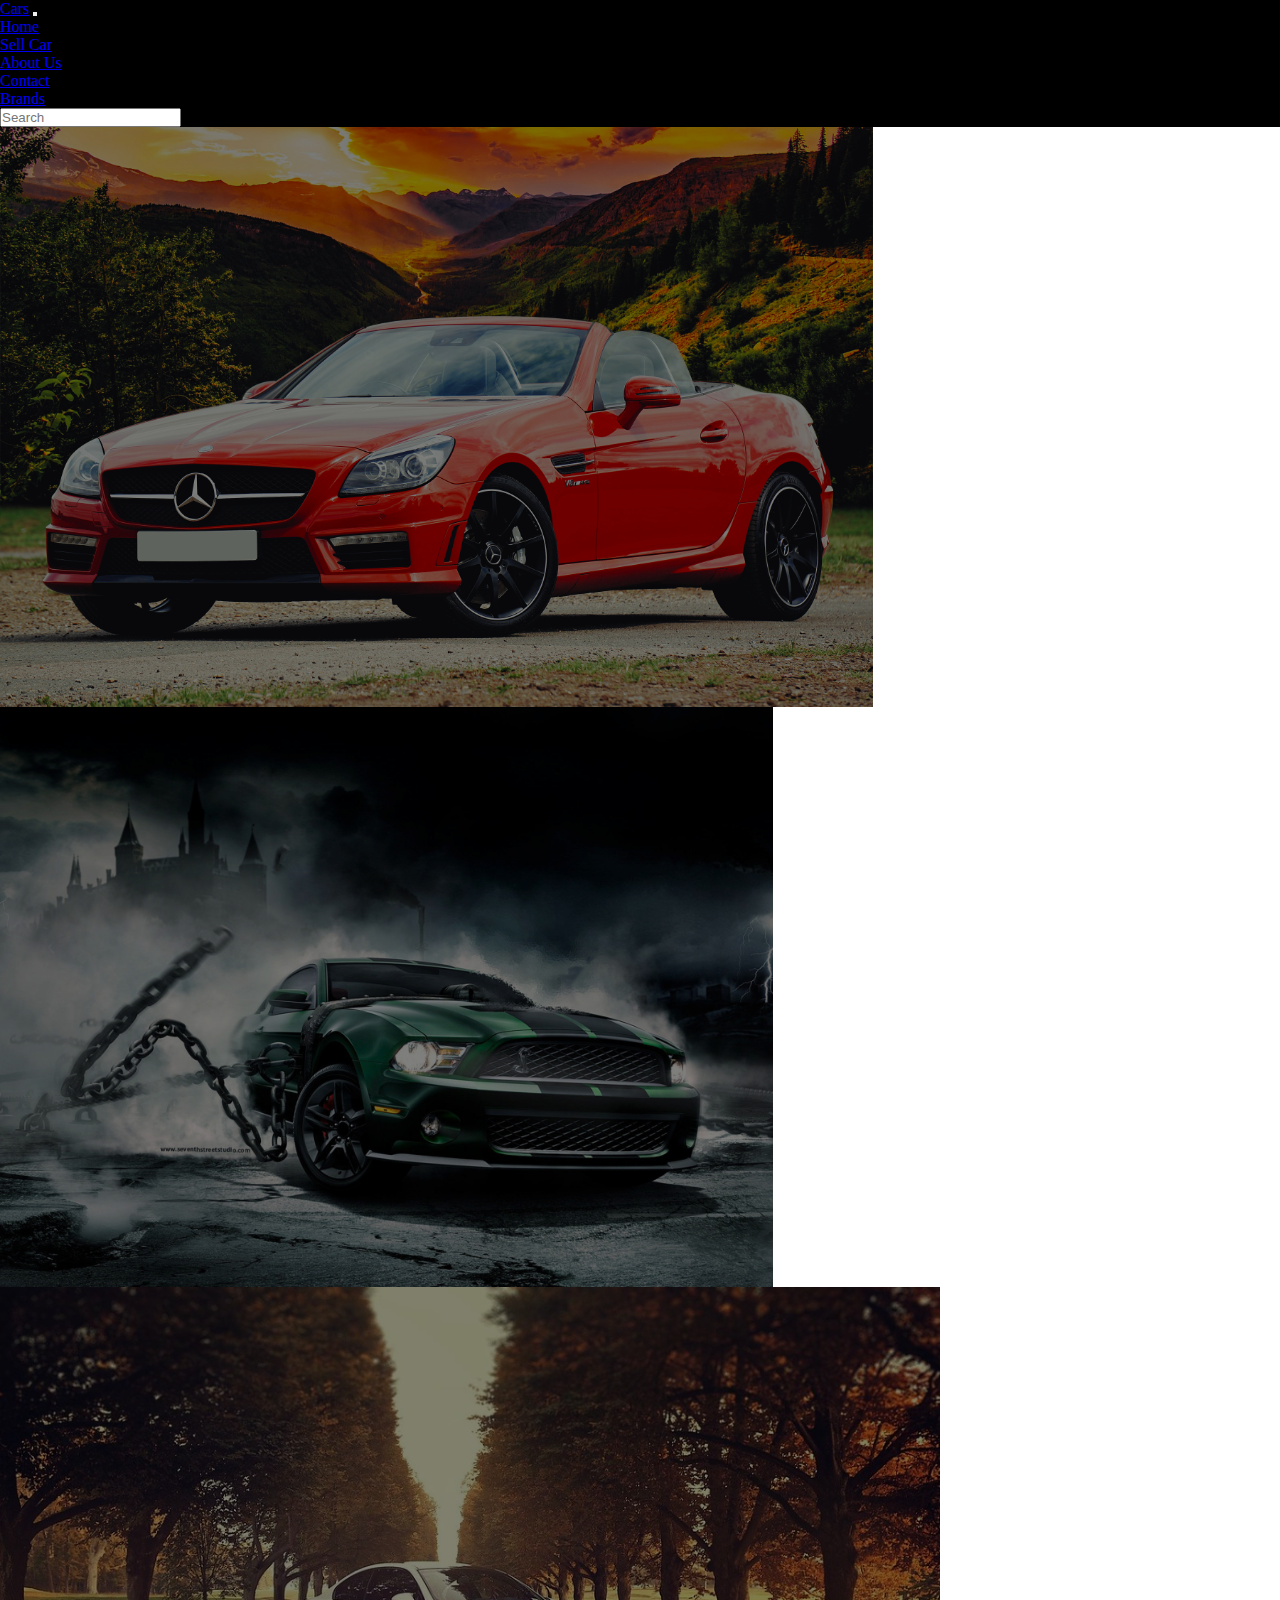
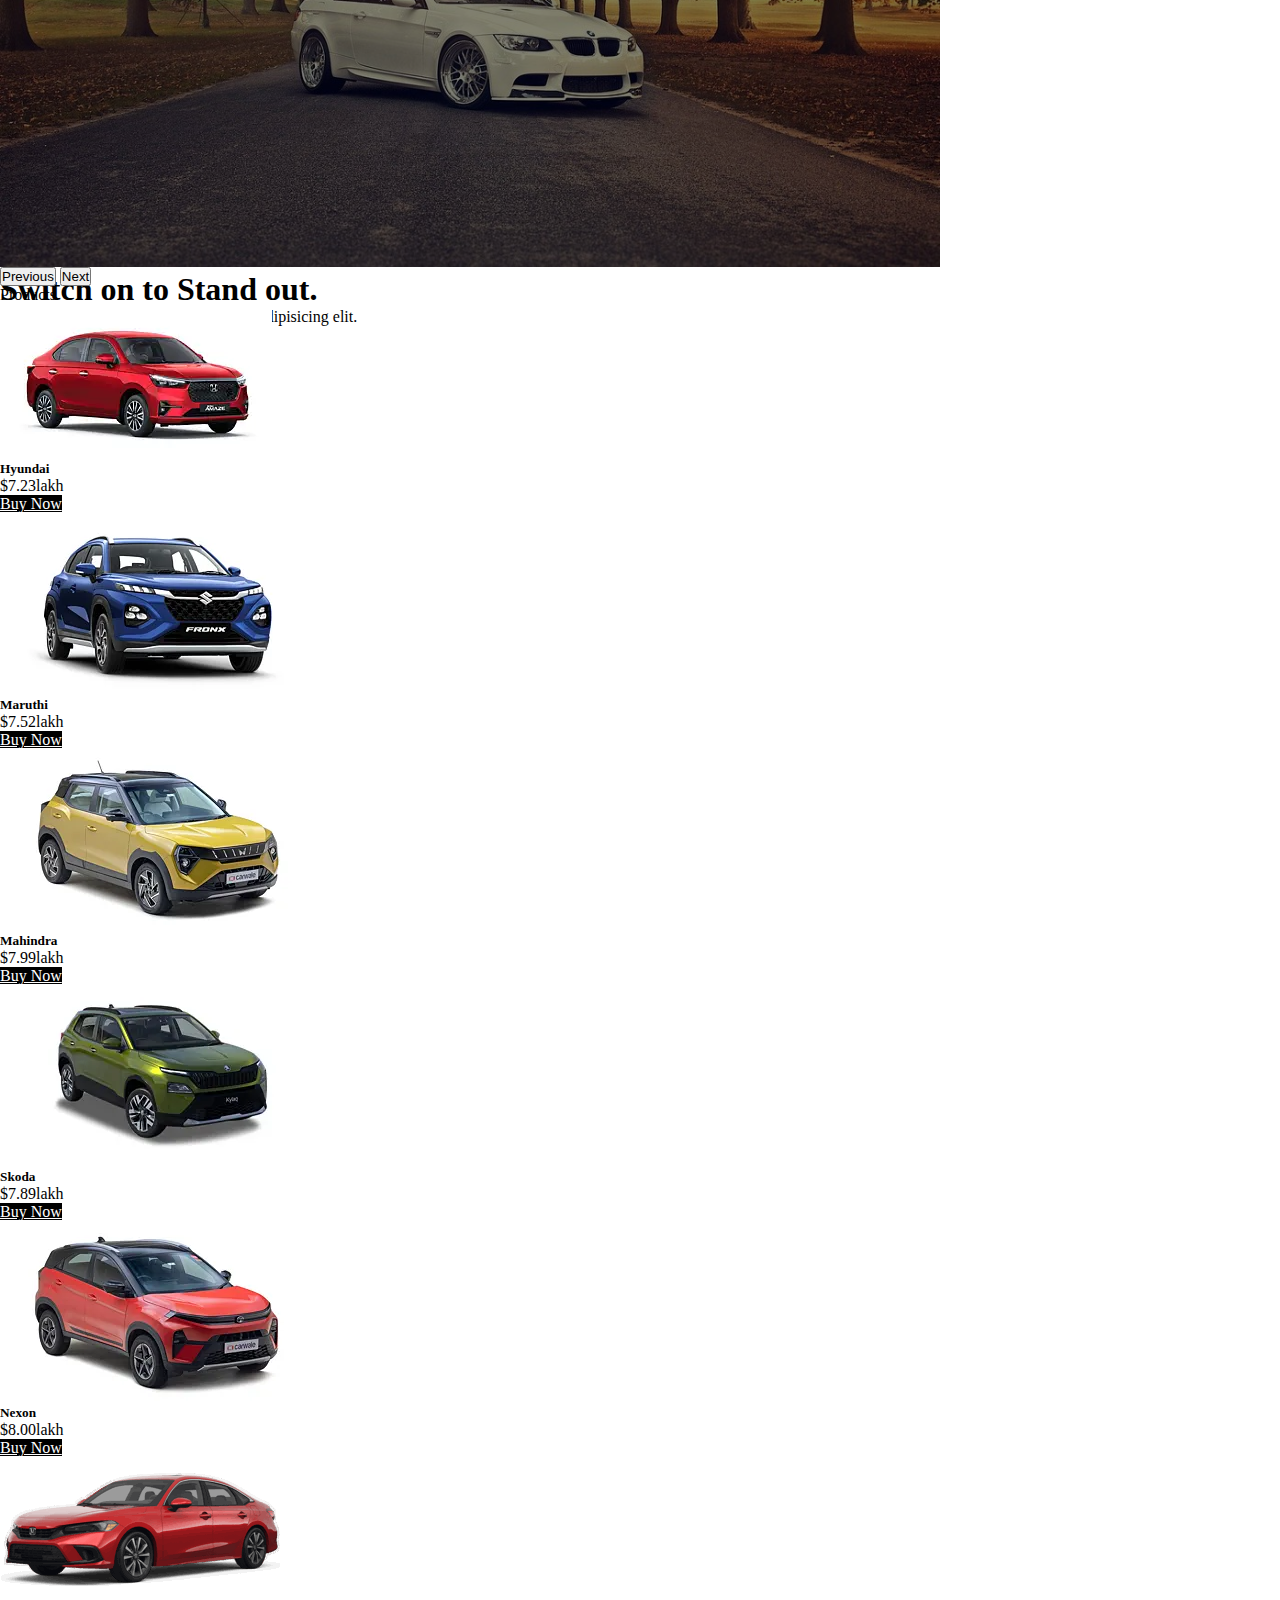
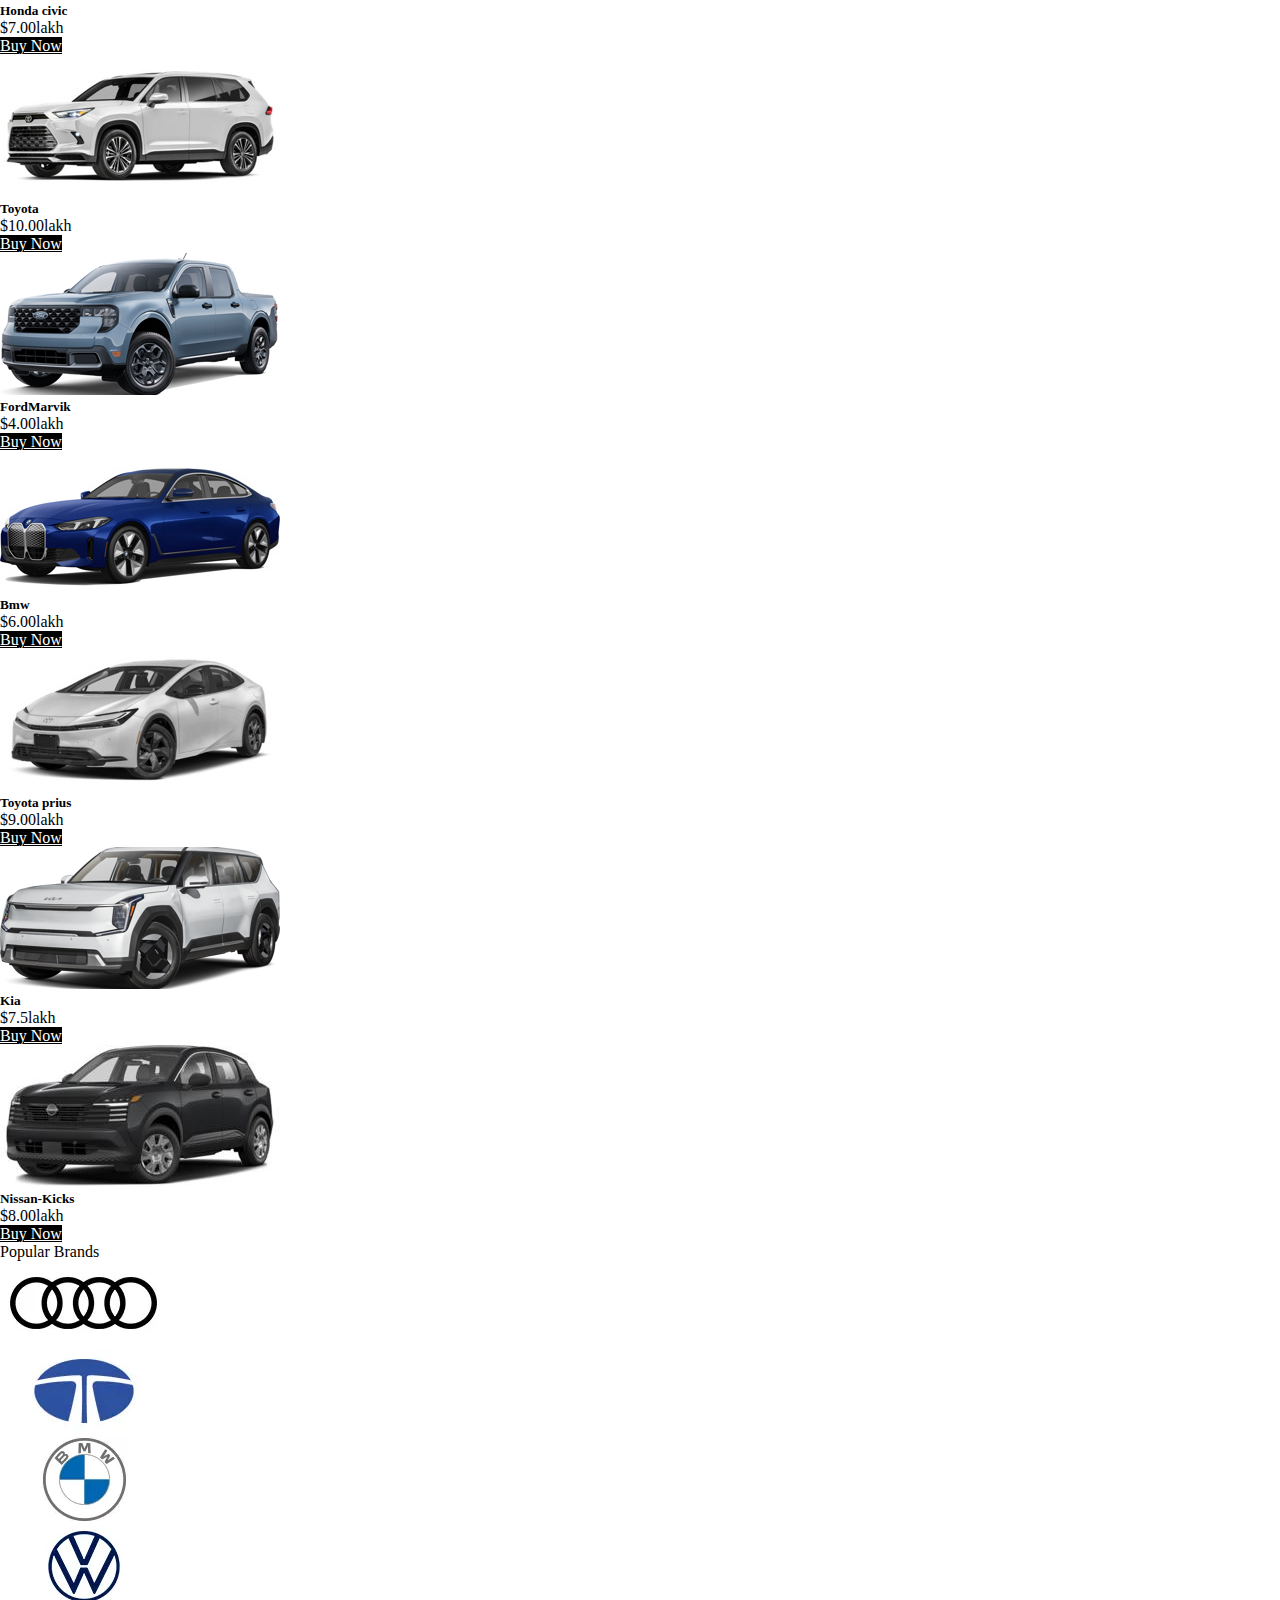
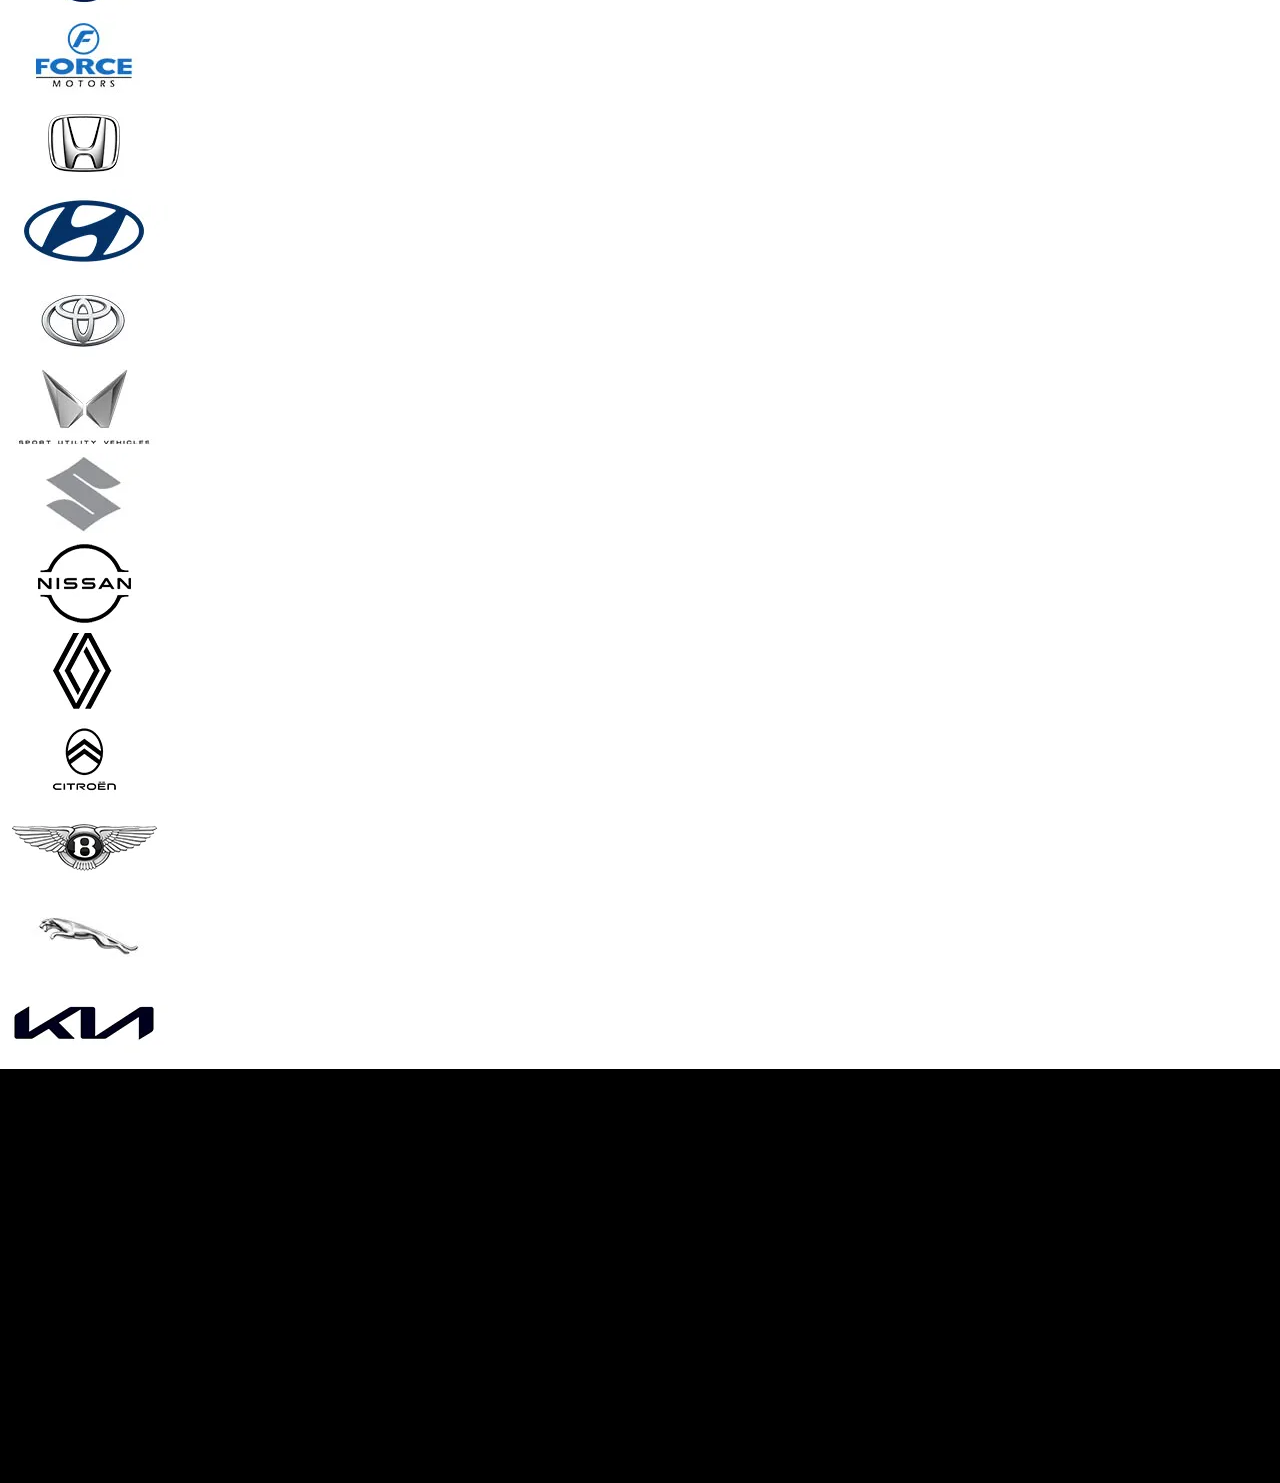
<file: project.html>
<!DOCTYPE html>
<html lang="en">

<head>
    <meta charset="UTF-8">
    <meta name="viewport" content="width=device-width, initial-scale=1.0">
    <title>Document</title>
    <link rel="stylesheet" href="./project.css">
    <link href="https://cdn.jsdelivr.net/npm/bootstrap@5.3.4/dist/css/bootstrap.min.css" rel="stylesheet"
        integrity="sha384-DQvkBjpPgn7RC31MCQoOeC9TI2kdqa4+BSgNMNj8v77fdC77Kj5zpWFTJaaAoMbC" crossorigin="anonymous">
    <link rel="stylesheet" href="https://cdnjs.cloudflare.com/ajax/libs/font-awesome/6.7.2/css/all.min.css"
        integrity="sha512-Evv84Mr4kqVGRNSgIGL/F/aIDqQb7xQ2vcrdIwxfjThSH8CSR7PBEakCr51Ck+w+/U6swU2Im1vVX0SVk9ABhg=="
        crossorigin="anonymous" referrerpolicy="no-referrer" />

</head>

<body>
    <nav class="navbar navbar-expand-lg txt-cont">
        <div class="container-fluid">
            <a class="navbar-brand ms-2 fs-4 fw-bolder text-white fst-italic" href="#">Cars</a>
            <button class="navbar-toggler" type="button" data-bs-toggle="collapse"
                data-bs-target="#navbarSupportedContent" aria-controls="navbarSupportedContent" aria-expanded="false"
                aria-label="Toggle navigation">
                <span class="navbar-toggler-icon"></span>
            </button>
            <div class="collapse navbar-collapse" id="navbarSupportedContent">
                <ul class="navbar-nav mx-auto mb-2 mb-lg-0">
                    <li class="nav-item ms-4 fs-5">
                        <a class="nav-link active text-white" href="./project.html">Home</a>
                    </li>
                    <li class="nav-item ms-4 fs-5">
                        <a class="nav-link text-white" href="sellcar.html">Sell Car</a>
                    </li>
                    <li class="nav-item ms-4 fs-5">
                        <a class="nav-link text-white" href="about.html">About Us</a>
                    </li>
                    <li class="nav-item ms-4 fs-5">
                        <a class="nav-link text-white" href="contact.html">Contact</a>
                    </li>
                    <li class="nav-item ms-4 fs-5">
                        <a class="nav-link text-white" href="Brands.html">Brands</a>
                    </li>


                </ul>
                <form class="d-flex" role="search">
                  <input class="form-control me-2" type="search" placeholder="Search" aria-label="Search">
              </form>
            </div>
            
        </div>
    </nav>


    <div id="carouselExampleControls" class="carousel slide" data-bs-ride="carousel">
        <div class="carousel-inner">
            <div class="carousel-item active pic-item">
                <img src="./img/ba1.jpg" class="d-block w-100 pic-img" alt="...">
                <div class="carousel-caption top-0 mt-5">
                  <h1 class="mt-5 text-capitalize">Switch on to Stand out.</h1>
                  <p class="mt-5 fs-2">Lorem ipsum dolor sit amet consectetur adipisicing elit.</p>
                  <a href="book.html" class="btn  mt-4 fs-5">Book Now</a>
                </div>
            </div>

            <div class="carousel-item pic-item">
                <img src="./img/ba3.jpg" class="d-block w-100 pic-img" alt="...">
                <div class="carousel-caption top-0 mt-5">
                  <h1 class="mt-5 text-capitalize">Switch on to Stand out.</h1>
                  <p class="mt-5 fs-2">Lorem ipsum dolor sit amet consectetur adipisicing elit.</p>
                  <a href="book.html" class="btn  mt-4 fs-5">Book Now</a>
                </div>
            </div>
            <div class="carousel-item pic-item">
                <img src="./img/ba2.jpg" class="d-block w-100 pic-img" alt="...">
                <div class="carousel-caption top-0 mt-5">
                  <h1 class="mt-5 text-capitalize">Switch on to Stand out.</h1>
                  <p class="mt-5 fs-2">Lorem ipsum dolor sit amet consectetur adipisicing elit.</p>
                  <a href="book.html" class="btn  mt-4 fs-5">Book Now</a>
                </div>
            </div>
            
        </div>
        <button class="carousel-control-prev" type="button" data-bs-target="#carouselExampleControls"
            data-bs-slide="prev">
            <span class="carousel-control-prev-icon" aria-hidden="true"></span>
            <span class="visually-hidden">Previous</span>
        </button>
        <button class="carousel-control-next" type="button" data-bs-target="#carouselExampleControls"
            data-bs-slide="next">
            <span class="carousel-control-next-icon" aria-hidden="true"></span>
            <span class="visually-hidden">Next</span>
        </button>
    </div>



<div class="container justify-content-center">
  <p class="text-center fw-bolder text-uppercase fs-3 pt-4 pb-3">Products</p>
  <div class="row">
    <div class="col d-flex justify-content-center mb-3">
      <div class="card" style="width: 18rem;">
        <img src="./img/hyundai.webp" class="card-img-top" alt="...">
        <div class="card-body">
          <h5 class="card-title text-center">Hyundai</h5>
          <p class="text-center">$7.23lakh</p> 
          <div class="text-center">
          <a href="buy.html" class="btn pt-2 pb-2 text-uppercase  ">Buy Now</a>
          </div>
          </div>
      </div>
      
                                
    </div>
    <div class="col d-flex justify-content-center mb-3">
      <div class="card" style="width: 18rem;">
        <img src="./img/Maruthi Fronx.webp" class="card-img-top" alt="...">
        <div class="card-body">
          <h5 class="card-title text-center">Maruthi</h5>
          <p class="text-center">$7.52lakh</p>
          <div class="text-center">
            <a href="buy.html" class="btn pt-2 pb-2 text-uppercase  ">Buy Now</a>
            </div>
        </div>
      </div>
      
                                
    </div>
    <div class="col d-flex justify-content-center mb-3">
      <div class="card" style="width: 18rem;">
        <img src="./img/Mhindra XUV 3X0.webp" class="card-img-top" alt="...">
        <div class="card-body">
          <h5 class="card-title text-center">Mahindra</h5>
          <p class="text-center">$7.99lakh</p>
          <div class="text-center">
            <a href="buy.html" class="btn pt-2 pb-2 text-uppercase  ">Buy Now</a>
            </div>
        </div>
      </div>
      
                                
    </div>
    <div class="col d-flex justify-content-center mb-3">
      <div class="card" style="width: 18rem;">
        <img src="./img/Skoda Kylaq.webp" class="card-img-top" alt="...">
        <div class="card-body">
          <h5 class="card-title text-center">Skoda</h5>
          <p class="text-center">$7.89lakh</p>
          <div class="text-center">
            <a href="buy.html" class="btn pt-2 pb-2 text-uppercase  ">Buy Now</a>
            </div>
        </div>
      </div>
      
                                
    </div>
    <div class="col d-flex justify-content-center mb-3">
      <div class="card" style="width: 18rem;">
        <img src="./img/Tata Nexon.webp" class="card-img-top" alt="...">
        <div class="card-body">
          <h5 class="card-title text-center">Nexon</h5>
          <p class="text-center">$8.00lakh</p>
          <div class="text-center">
            <a href="buy.html" class="btn pt-2 pb-2 text-uppercase  ">Buy Now</a>
            </div>
        </div>
      </div>
      
                                
    </div>
    <div class="col d-flex justify-content-center mb-3">
      <div class="card" style="width: 18rem;">
        <img src="./img/honda civic.png" class="card-img-top" alt="...">
        <div class="card-body">
          <h5 class="card-title text-center">Honda civic</h5>
          <p class="text-center">$7.00lakh</p>
          <div class="text-center">
            <a href="buy.html" class="btn pt-2 pb-2 text-uppercase  ">Buy Now</a>
            </div>
        </div>
      </div>
      
                                
    </div>
    <div class="col d-flex justify-content-center mb-3">
      <div class="card" style="width: 18rem;">
        <img src="./img/toyota.jpg" class="card-img-top" alt="...">
        <div class="card-body">
          <h5 class="card-title text-center">Toyota</h5>
          <p class="text-center">$10.00lakh</p>
          <div class="text-center">
            <a href="buy.html" class="btn pt-2 pb-2 text-uppercase  ">Buy Now</a>
            </div>
        </div>
      </div>
      
                                
    </div>
    <div class="col d-flex justify-content-center mb-3">
      <div class="card" style="width: 18rem;">
        <img src="./img/ford marvik.png" class="card-img-top" alt="...">
        <div class="card-body">
          <h5 class="card-title text-center">FordMarvik</h5>
          <p class="text-center">$4.00lakh</p>
          <div class="text-center">
            <a href="buy.html" class="btn pt-2 pb-2 text-uppercase  ">Buy Now</a>
            </div>
        </div>
      </div>
      
                                
    </div>
    <div class="col d-flex justify-content-center mb-3">
      <div class="card" style="width: 18rem;">
        <img src="./img/bmw-i4-04.jpg" class="card-img-top" alt="...">
        <div class="card-body">
          <h5 class="card-title text-center">Bmw</h5>
          <p class="text-center">$6.00lakh</p>
          <div class="text-center">
            <a href="buy.html" class="btn pt-2 pb-2 text-uppercase  ">Buy Now</a>
            </div>
        </div>
      </div>
      
                                
    </div>
    <div class="col d-flex justify-content-center mb-3">
      <div class="card" style="width: 18rem;">
        <img src="./img/-toyota-prius..jpg" class="card-img-top" alt="...">
        <div class="card-body">
          <h5 class="card-title text-center">Toyota prius</h5>
          <p class="text-center">$9.00lakh</p>
          <div class="text-center">
            <a href="buy.html" class="btn pt-2 pb-2 text-uppercase  ">Buy Now</a>
            </div>
        </div>
      </div>
      
                                
    </div>
    <div class="col d-flex justify-content-center mb-3">
      <div class="card" style="width: 18rem;">
        <img src="./img/kia-ev9-02.png" class="card-img-top" alt="...">
        <div class="card-body">
          <h5 class="card-title text-center">Kia</h5>
          <p class="text-center">$7.5lakh</p>
          <div class="text-center">
            <a href="buy.html" class="btn pt-2 pb-2 text-uppercase  ">Buy Now</a>
            </div>
        </div>
      </div>
      
                                
    </div>
    <div class="col d-flex justify-content-center mb-3">
      <div class="card" style="width: 18rem;">
        <img src="./img/nissan-kicks.jpg " class="card-img-top" alt="...">
        <div class="card-body">
          <h5 class="card-title text-center">Nissan-Kicks</h5>
          <p class="text-center">$8.00lakh</p>
          <div class="text-center">
            <a href="buy.html" class="btn pt-2 pb-2 text-uppercase  ">Buy Now</a>
            </div>
        </div>
      </div>
      
                                
    </div>
  </div>
</div>

<div class="container mt-5">
  <p class="text-uppercase text-center pb-4 fs-2 fw-bolder">Popular Brands</p>
  <div class="row justify-content-center">
      <div class="col-6 col-sm-4 col-md-3 col-lg-2 mb-4 d-flex justify-content-center">
          <img src="./img/audi.webp" class="img-fluid" alt="Audi">
      </div>
      <div class="col-6 col-sm-4 col-md-3 col-lg-2 mb-4 d-flex justify-content-center">
          <img src="./img/tata.webp" class="img-fluid" alt="Tata">
      </div>
      <div class="col-6 col-sm-4 col-md-3 col-lg-2 mb-4 d-flex justify-content-center">
          <img src="./img/bmw.webp" class="img-fluid" alt="BMW">
      </div>
      <div class="col-6 col-sm-4 col-md-3 col-lg-2 mb-4 d-flex justify-content-center">
          <img src="./img/volkswagen.webp" class="img-fluid" alt="Volkswagen">
      </div>
      <div class="col-6 col-sm-4 col-md-3 col-lg-2 mb-4 d-flex justify-content-center">
          <img src="./img/force.webp" class="img-fluid" alt="Force">
      </div>
      <div class="col-6 col-sm-4 col-md-3 col-lg-2 mb-4 d-flex justify-content-center">
          <img src="./img/honda.webp" class="img-fluid" alt="Honda">
      </div>
      <div class="col-6 col-sm-4 col-md-3 col-lg-2 mb-4 d-flex justify-content-center">
          <img src="./img/hyundai (1).webp" class="img-fluid" alt="Hyundai">
      </div>
      <div class="col-6 col-sm-4 col-md-3 col-lg-2 mb-4 d-flex justify-content-center">
          <img src="./img/toyota.webp" class="img-fluid" alt="Toyota">
      </div>
      <div class="col-6 col-sm-4 col-md-3 col-lg-2 mb-4 d-flex justify-content-center">
          <img src="./img/mahindra.webp" class="img-fluid" alt="Mahindra">
      </div>
      <div class="col-6 col-sm-4 col-md-3 col-lg-2 mb-4 d-flex justify-content-center">
          <img src="./img/maruti.webp" class="img-fluid" alt="Maruti">
      </div>
      <div class="col-6 col-sm-4 col-md-3 col-lg-2 mb-4 d-flex justify-content-center">
          <img src="./img/nissan.webp" class="img-fluid" alt="Nissan">
      </div>
      <div class="col-6 col-sm-4 col-md-3 col-lg-2 mb-4 d-flex justify-content-center">
          <img src="./img/renault.webp" class="img-fluid" alt="Renault">
      </div>
      <div class="col-6 col-sm-4 col-md-3 col-lg-2 mb-4 d-flex justify-content-center">
          <img src="./img/citroen.webp" class="img-fluid" alt="Citroen">
      </div>
      <div class="col-6 col-sm-4 col-md-3 col-lg-2 mb-4 d-flex justify-content-center">
          <img src="./img/bentley.webp" class="img-fluid" alt="Bentley">
      </div>
      <div class="col-6 col-sm-4 col-md-3 col-lg-2 mb-4 d-flex justify-content-center">
          <img src="./img/jaguar.webp" class="img-fluid" alt="Jaguar">
      </div>
      <div class="col-6 col-sm-4 col-md-3 col-lg-2 mb-4 d-flex justify-content-center">
          <img src="./img/kia.webp" class="img-fluid" alt="Kia">
      </div>
  </div>
</div>



<div class="container-fluid txt-cont text-white mt-4">
  <footer>
      <div class="row">
          <div class="col ms-2">
              <p class="text-uppercase fs-5 fw-semibold mt-2">Expert Advice</p>
              <div class="ms-2 fs-6 text-capitalize">
                  <p>Car buying</p>
                  <p>car finance</p>
                  <p>car insurance</p>
                  <p>car ownership</p>

              </div>
          </div>
          <div class="col ms-2 ">
              <p class="text-uppercase fs-5 fw-semibold mt-2">Expert info</p>
              <div class="ms-2 fs-6 text-capitalize">
                  <p>about us</p>
                  <p>media appearances</p>
                  <p>partners</p>
                  <p>advertising</p>

              </div>
          </div>
          <div class="col ms-2">
              <p class="text-uppercase fs-5 fw-semibold mt-2">Expert Family</p>
              <div class="ms-2 fs-6 text-capitalize">
                  <p>The van experts</p>
                  <p>The Truck Experts</p>
                  <p>Immediate Network</p>
                  <p>terms of use</p>

              </div>
          </div>
          <div class="col ms-2">
              <p class="text-uppercase fs-5 fw-semibold mt-2">Contact Us</p>
              <div class="ms-2 fs-6">
                  <p><i class="fa-solid fa-phone"></i> 9876012345</p>
                  <p><i class="fa-solid fa-envelope"></i> cars@gmail.com</p>
                  <div class="d-flex gap-3">
                      <p><i class="fa-brands fa-facebook"></i></p>
                      <p><i class="fa-brands fa-instagram"></i></p>
                      <p><i class="fa-brands fa-x-twitter"></i></p>
                      <p><i class="fa-brands fa-linkedin-in"></i></p>
                  </div>
              </div>
          </div>
      </div>
      <p class="text-center fs-5 pt-2 pb-3">&copy;Copyrights © 2025 Immediate Network Ltd.
          All rights reserved</p>
  </footer>
</div>
<script src="https://cdn.jsdelivr.net/npm/bootstrap@5.3.4/dist/js/bootstrap.bundle.min.js"
  integrity="sha384-YUe2LzesAfftltw+PEaao2tjU/QATaW/rOitAq67e0CT0Zi2VVRL0oC4+gAaeBKu" crossorigin="anonymous">
</script>
</body>

</html>
</file>
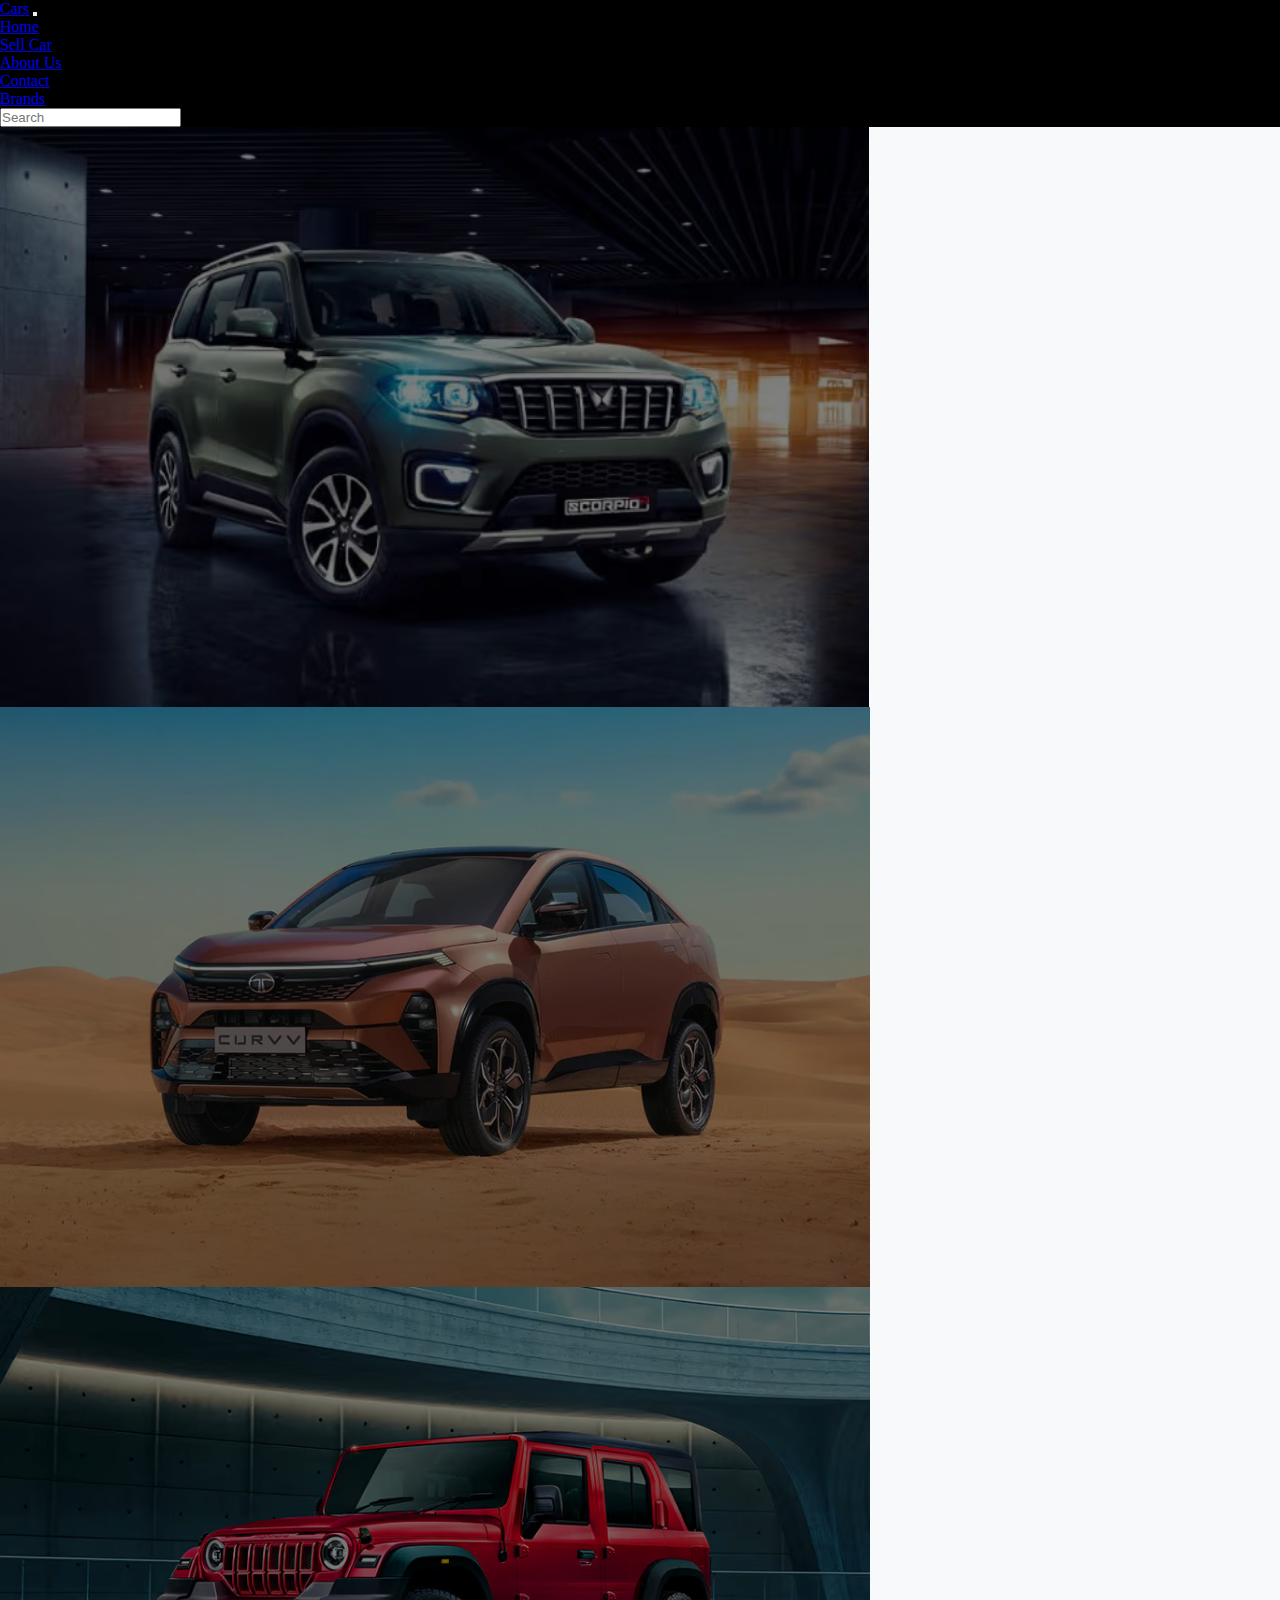
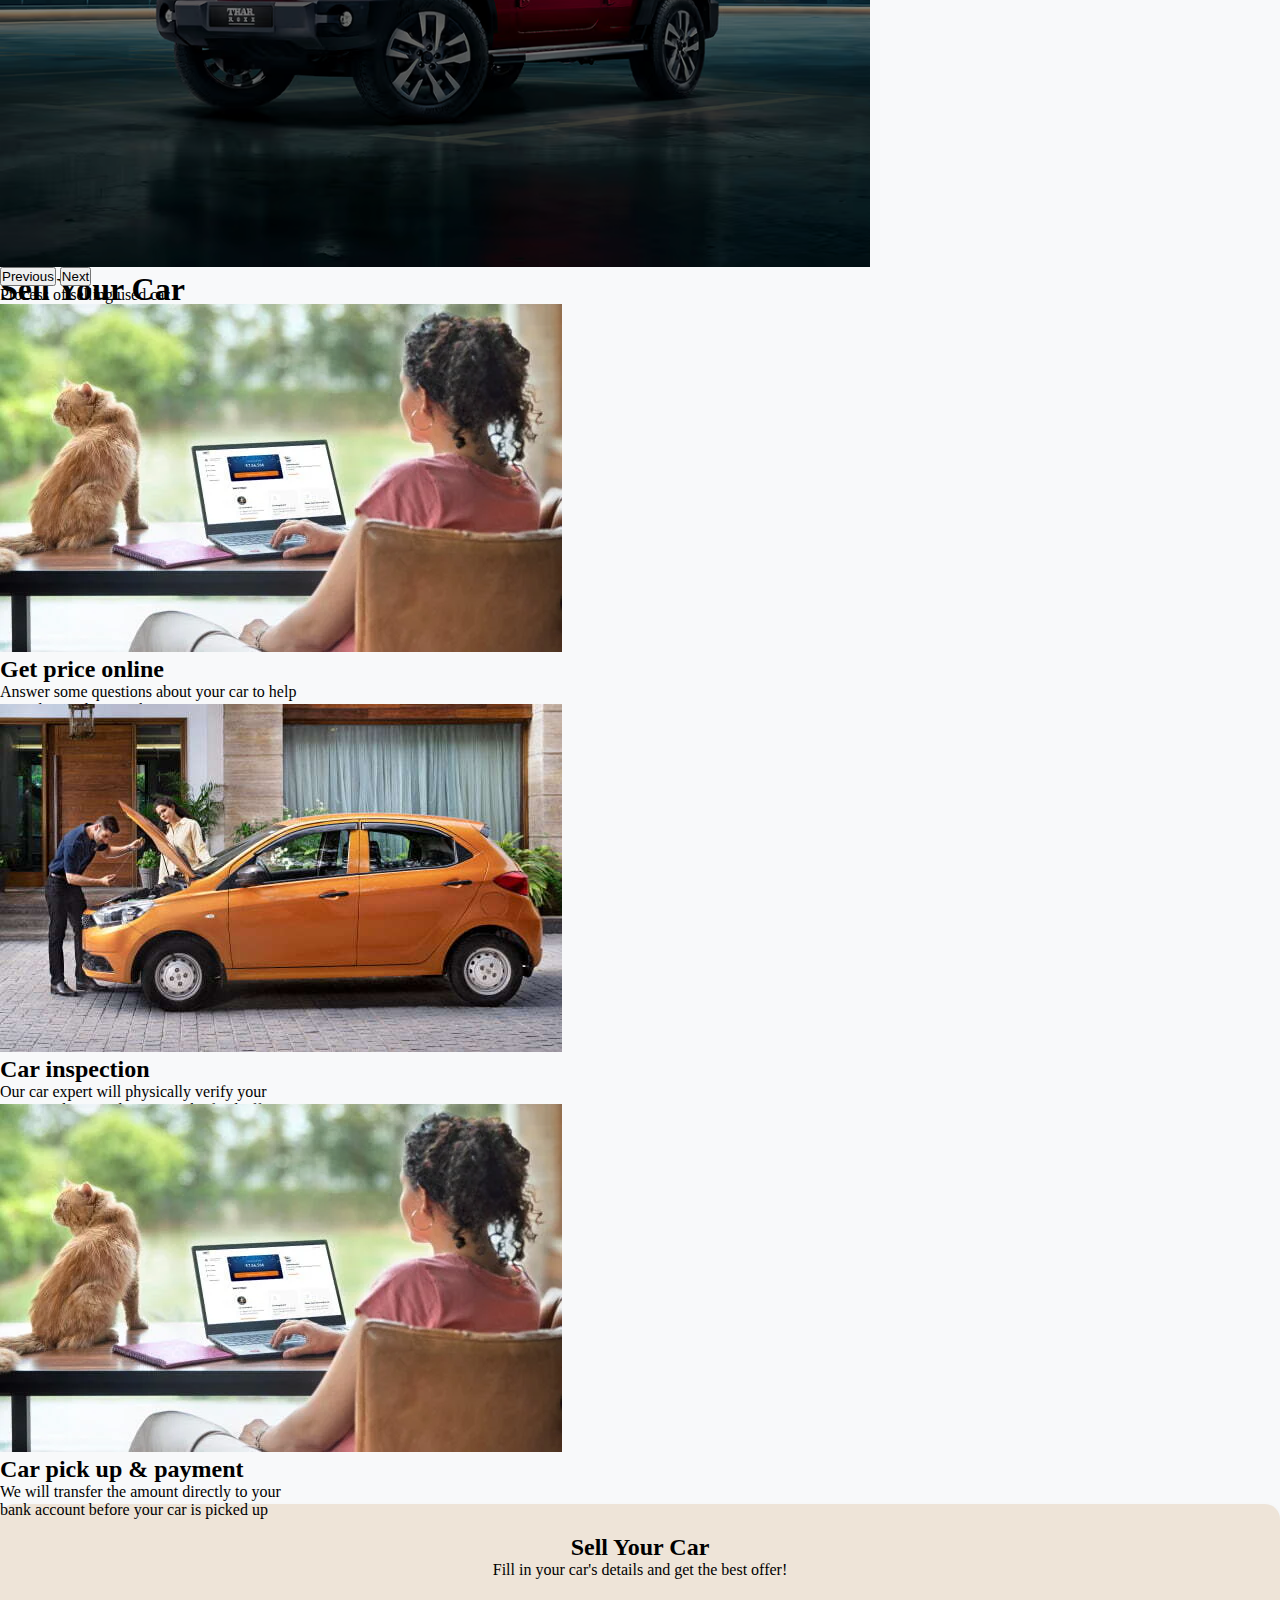
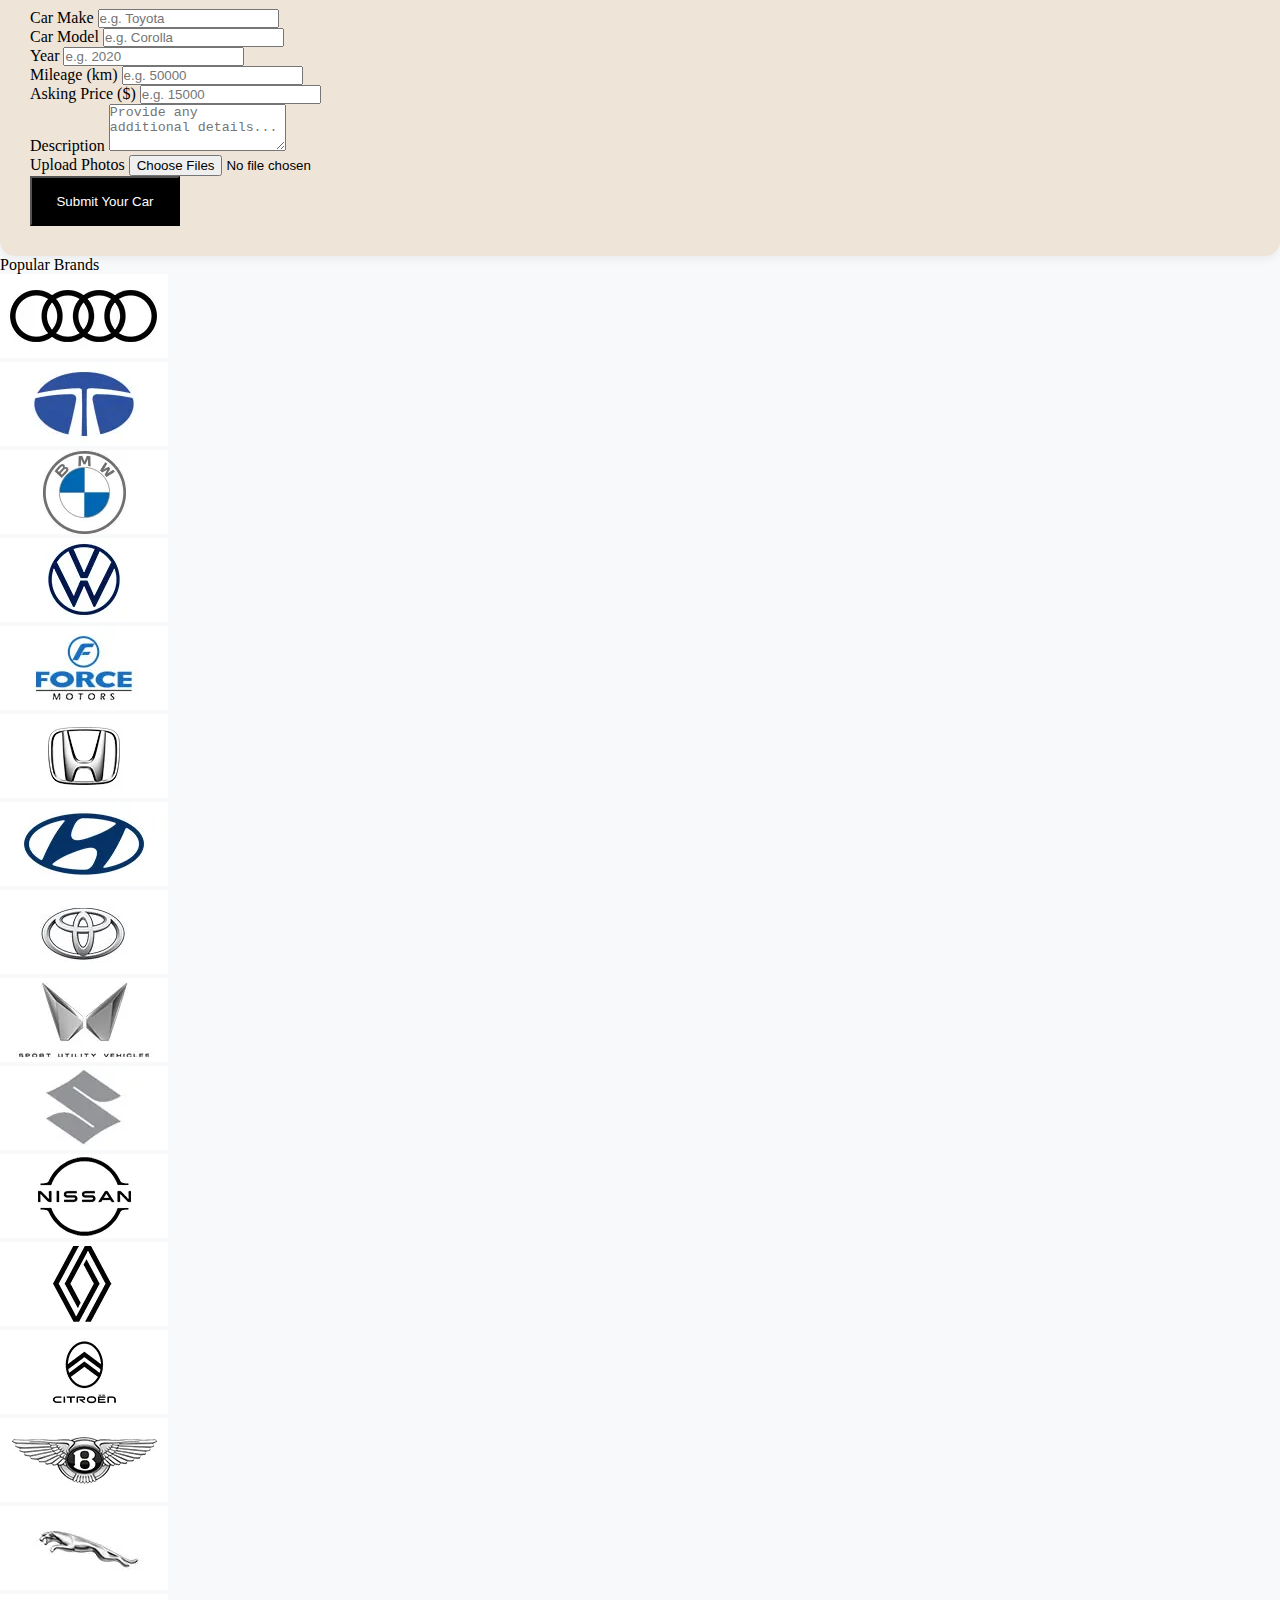
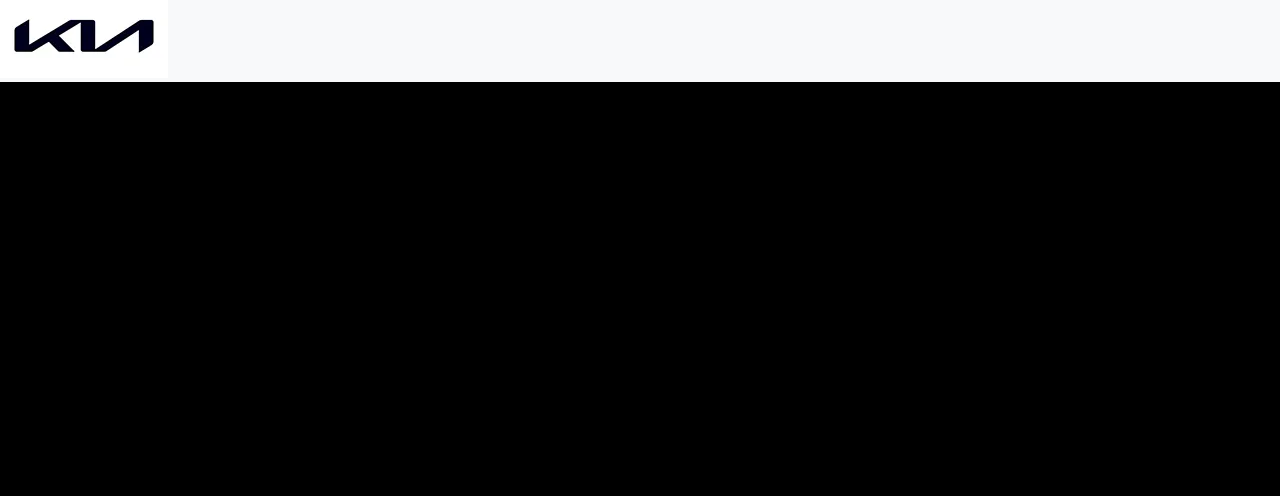
<file: sellcar.html>
<!DOCTYPE html>
<html lang="en">

<head>
    <meta charset="UTF-8">
    <meta name="viewport" content="width=device-width, initial-scale=1.0">
    <title>Document</title>
    <link rel="stylesheet" href="./project.css">
    <link href="https://cdn.jsdelivr.net/npm/bootstrap@5.3.4/dist/css/bootstrap.min.css" rel="stylesheet"
        integrity="sha384-DQvkBjpPgn7RC31MCQoOeC9TI2kdqa4+BSgNMNj8v77fdC77Kj5zpWFTJaaAoMbC" crossorigin="anonymous">
    <link rel="stylesheet" href="https://cdnjs.cloudflare.com/ajax/libs/font-awesome/6.7.2/css/all.min.css"
        integrity="sha512-Evv84Mr4kqVGRNSgIGL/F/aIDqQb7xQ2vcrdIwxfjThSH8CSR7PBEakCr51Ck+w+/U6swU2Im1vVX0SVk9ABhg=="
        crossorigin="anonymous" referrerpolicy="no-referrer" />

        <style>
            body {
                background-color: #f8f9fa;
            }
            .sell-form {
                background: rgb(238, 228, 216);
                padding: 30px;
                border-radius: 15px;
                box-shadow: 0 4px 8px rgba(0,0,0,0.05);
            }
            .sell-header {
                text-align: center;
                margin-bottom: 30px;
            }
        </style>

</head>

<body>
    <nav class="navbar navbar-expand-lg txt-cont">
        <div class="container-fluid">
            <a class="navbar-brand ms-2 fs-4 fw-bolder text-white fst-italic" href="#">Cars</a>
            <button class="navbar-toggler" type="button" data-bs-toggle="collapse"
                data-bs-target="#navbarSupportedContent" aria-controls="navbarSupportedContent" aria-expanded="false"
                aria-label="Toggle navigation">
                <span class="navbar-toggler-icon"></span>
            </button>
            <div class="collapse navbar-collapse" id="navbarSupportedContent">
                <ul class="navbar-nav mx-auto mb-2 mb-lg-0">
                    <li class="nav-item ms-4 fs-5">
                        <a class="nav-link active text-white" href="./project.html">Home</a>
                    </li>
                    <li class="nav-item ms-4 fs-5">
                        <a class="nav-link text-white" href="sellcar.html">Sell Car</a>
                    </li>
                    <li class="nav-item ms-4 fs-5">
                        <a class="nav-link text-white" href="about.html">About Us</a>
                    </li>
                    <li class="nav-item ms-4 fs-5">
                        <a class="nav-link text-white" href="contact.html">Contact</a>
                    </li>
                    <li class="nav-item ms-4 fs-5">
                        <a class="nav-link text-white" href="Brands.html">Brands</a>
                    </li>


                </ul>
                <form class="d-flex" role="search">
                    <input class="form-control me-2" type="search" placeholder="Search" aria-label="Search">
                </form>
            </div>
            
        </div>
    </nav>


    <div id="carouselExampleControls" class="carousel slide" data-bs-ride="carousel">
        <div class="carousel-inner">
            <div class="carousel-item active pic-item">
                <img src="./img/ba 4.avif" class="d-block  w-100 pic-img" alt="...">
                <div class="carousel-caption top-0 mt-5">
                    <h1 class="mt-5 text-capitalize">Sell Your Car</h1>
                    <p class="mt-5 fs-2">Lorem ipsum dolor sit amet consectetur adipisicing elit.</p>
                    <a href="book.html" class="btn  mt-4 fs-5">Book Now</a>
                  </div>
            </div>

            <div class="carousel-item pic-item">
                <img src="./img/ba 5.webp" class="d-block  w-100 pic-img" alt="...">
                <div class="carousel-caption top-0 mt-5">
                    <h1 class="mt-5 text-capitalize">Sell Your Car</h1>
                    <p class="mt-5 fs-2">Lorem ipsum dolor sit amet consectetur adipisicing elit.</p>
                    <a href="book.html" class="btn  mt-4 fs-5">Book Now</a>
                  </div>
            </div>
            <div class="carousel-item pic-item">
                <img src="./img/ba-6.avif" class="d-block  w-100 pic-img" alt="...">
                <div class="carousel-caption top-0 mt-5">
                    <h1 class="mt-5 text-capitalize">Sell Your Car</h1>
                    <p class="mt-5 fs-2">Lorem ipsum dolor sit amet consectetur adipisicing elit.</p>
                    <a href="book.html" class="btn  mt-4 fs-5">Book Now</a>
                  </div>
            </div>
            
        </div>
        <button class="carousel-control-prev" type="button" data-bs-target="#carouselExampleControls"
            data-bs-slide="prev">
            <span class="carousel-control-prev-icon" aria-hidden="true"></span>
            <span class="visually-hidden">Previous</span>
        </button>
        <button class="carousel-control-next" type="button" data-bs-target="#carouselExampleControls"
            data-bs-slide="next">
            <span class="carousel-control-next-icon" aria-hidden="true"></span>
            <span class="visually-hidden">Next</span>
        </button>
    </div>


      


      <div class="container justify-content-center mt-5">
        <p class="text-center text-uppercase fw-bolder fs-2">Process of selling used car</p>
        <div class="row">
        <div class="col d-flex justify-content-center mt-4">
            <div style="height: 400px;">
                <div class="h-100">
                    <img src="./img/p-1.webp" class="h-50" alt="">
                    <h2>Get price online</h2>
                    <p style="width: 300px;">Answer some questions about your car to help us understand its condition</p>
                </div>
            </div>
               
        </div>
        <div class="col d-flex justify-content-center mt-4">
            <div style="height: 400px;">
                <div class="h-100">
                    <img src="./img/p-2.jpg" class="h-50" alt="">
                    <h2>Car inspection</h2>
                    <p style="width: 300px;">Our car expert will physically verify your car’s condition and give you the final offer</p>
                </div>
            </div>
               
        </div>
        <div class="col d-flex justify-content-center mt-4">
            <div style="height: 400px;">
                <div class="h-100">
                    <img src="./img/p-1.webp" class="h-50" alt="">
                    <h2>Car pick up & payment</h2>
                    <p style="width: 310px;">We will transfer the amount directly to your bank account before your car is picked up</p>
                </div>
            </div>
               
        </div>
        </div>
      </div>


      <div class="container mt-3 mb-5 ">
        <div class="sell-form mx-auto col-md-8">
            <div class="sell-header">
                <h2>Sell Your Car</h2>
                <p class="text-muted">Fill in your car's details and get the best offer!</p>
            </div>
            <form>
                <div class="mb-3">
                    <label for="carMake" class="form-label">Car Make</label>
                    <input type="text" class="form-control " id="carMake" placeholder="e.g. Toyota">
                </div>
                <div class="mb-3">
                    <label for="carModel" class="form-label">Car Model</label>
                    <input type="text" class="form-control" id="carModel" placeholder="e.g. Corolla">
                </div>
                <div class="mb-3">
                    <label for="carYear" class="form-label">Year</label>
                    <input type="number" class="form-control" id="carYear" placeholder="e.g. 2020">
                </div>
                <div class="mb-3">
                    <label for="carMileage" class="form-label">Mileage (km)</label>
                    <input type="number" class="form-control" id="carMileage" placeholder="e.g. 50000">
                </div>
                <div class="mb-3">
                    <label for="carPrice" class="form-label">Asking Price ($)</label>
                    <input type="number" class="form-control" id="carPrice" placeholder="e.g. 15000">
                </div>
                <div class="mb-3">
                    <label for="carDescription" class="form-label">Description</label>
                    <textarea class="form-control" id="carDescription" rows="3" placeholder="Provide any additional details..."></textarea>
                </div>
                <div class="mb-3">
                    <label for="carPhoto" class="form-label">Upload Photos</label>
                    <input class="form-control" type="file" id="carPhoto" multiple>
                </div>
                <button type="submit" class="btn btn-primary w-100">Submit Your Car</button>
            </form>
        </div>
    </div>
    
    






    <div class="container mt-5">
        <p class="text-uppercase text-center pb-4 fs-2 fw-bolder">Popular Brands</p>
        <div class="row justify-content-center">
            <div class="col-6 col-sm-4 col-md-3 col-lg-2 mb-4 d-flex justify-content-center">
                <img src="./img/audi.webp" class="img-fluid" alt="Audi">
            </div>
            <div class="col-6 col-sm-4 col-md-3 col-lg-2 mb-4 d-flex justify-content-center">
                <img src="./img/tata.webp" class="img-fluid" alt="Tata">
            </div>
            <div class="col-6 col-sm-4 col-md-3 col-lg-2 mb-4 d-flex justify-content-center">
                <img src="./img/bmw.webp" class="img-fluid" alt="BMW">
            </div>
            <div class="col-6 col-sm-4 col-md-3 col-lg-2 mb-4 d-flex justify-content-center">
                <img src="./img/volkswagen.webp" class="img-fluid" alt="Volkswagen">
            </div>
            <div class="col-6 col-sm-4 col-md-3 col-lg-2 mb-4 d-flex justify-content-center">
                <img src="./img/force.webp" class="img-fluid" alt="Force">
            </div>
            <div class="col-6 col-sm-4 col-md-3 col-lg-2 mb-4 d-flex justify-content-center">
                <img src="./img/honda.webp" class="img-fluid" alt="Honda">
            </div>
            <div class="col-6 col-sm-4 col-md-3 col-lg-2 mb-4 d-flex justify-content-center">
                <img src="./img/hyundai (1).webp" class="img-fluid" alt="Hyundai">
            </div>
            <div class="col-6 col-sm-4 col-md-3 col-lg-2 mb-4 d-flex justify-content-center">
                <img src="./img/toyota.webp" class="img-fluid" alt="Toyota">
            </div>
            <div class="col-6 col-sm-4 col-md-3 col-lg-2 mb-4 d-flex justify-content-center">
                <img src="./img/mahindra.webp" class="img-fluid" alt="Mahindra">
            </div>
            <div class="col-6 col-sm-4 col-md-3 col-lg-2 mb-4 d-flex justify-content-center">
                <img src="./img/maruti.webp" class="img-fluid" alt="Maruti">
            </div>
            <div class="col-6 col-sm-4 col-md-3 col-lg-2 mb-4 d-flex justify-content-center">
                <img src="./img/nissan.webp" class="img-fluid" alt="Nissan">
            </div>
            <div class="col-6 col-sm-4 col-md-3 col-lg-2 mb-4 d-flex justify-content-center">
                <img src="./img/renault.webp" class="img-fluid" alt="Renault">
            </div>
            <div class="col-6 col-sm-4 col-md-3 col-lg-2 mb-4 d-flex justify-content-center">
                <img src="./img/citroen.webp" class="img-fluid" alt="Citroen">
            </div>
            <div class="col-6 col-sm-4 col-md-3 col-lg-2 mb-4 d-flex justify-content-center">
                <img src="./img/bentley.webp" class="img-fluid" alt="Bentley">
            </div>
            <div class="col-6 col-sm-4 col-md-3 col-lg-2 mb-4 d-flex justify-content-center">
                <img src="./img/jaguar.webp" class="img-fluid" alt="Jaguar">
            </div>
            <div class="col-6 col-sm-4 col-md-3 col-lg-2 mb-4 d-flex justify-content-center">
                <img src="./img/kia.webp" class="img-fluid" alt="Kia">
            </div>
        </div>
    </div>
    

    
        <div class="container-fluid txt-cont text-white mt-4">
        <footer>
            <div class="row">
                <div class="col ms-2">
                    <p class="text-uppercase fs-5 fw-semibold mt-2">Expert Advice</p>
                    <div class="ms-2 fs-6 text-capitalize">
                        <p>Car buying</p>
                        <p>car finance</p>
                        <p>car insurance</p>
                        <p>car ownership</p>
    
                    </div>
                </div>
                <div class="col ms-2 ">
                    <p class="text-uppercase fs-5 fw-semibold mt-2">Expert info</p>
                    <div class="ms-2 fs-6 text-capitalize">
                        <p>about us</p>
                        <p>media appearances</p>
                        <p>partners</p>
                        <p>advertising</p>
    
                    </div>
                </div>
                <div class="col ms-2">
                    <p class="text-uppercase fs-5 fw-semibold mt-2">Expert Family</p>
                    <div class="ms-2 fs-6 text-capitalize">
                        <p>The van experts</p>
                        <p>The Truck Experts</p>
                        <p>Immediate Network</p>
                        <p>terms of use</p>
    
                    </div>
                </div>
                <div class="col ms-2">
                    <p class="text-uppercase fs-5 fw-semibold mt-2">Contact Us</p>
                    <div class="ms-2 fs-6">
                        <p><i class="fa-solid fa-phone"></i> 9876012345</p>
                        <p><i class="fa-solid fa-envelope"></i> cars@gmail.com</p>
                        <div class="d-flex gap-3">
                            <p><i class="fa-brands fa-facebook"></i></p>
                            <p><i class="fa-brands fa-instagram"></i></p>
                            <p><i class="fa-brands fa-x-twitter"></i></p>
                            <p><i class="fa-brands fa-linkedin-in"></i></p>
                        </div>
                    </div>
                </div>
            </div>
            <p class="text-center fs-5 pt-2 pb-3">&copy;Copyrights © 2025 Immediate Network Ltd.
                All rights reserved</p>
        </footer>
    </div>
    <script src="https://cdn.jsdelivr.net/npm/bootstrap@5.3.4/dist/js/bootstrap.bundle.min.js"
        integrity="sha384-YUe2LzesAfftltw+PEaao2tjU/QATaW/rOitAq67e0CT0Zi2VVRL0oC4+gAaeBKu" crossorigin="anonymous">
    </script>
    </body>
    
    </html>
</file>
<file: project.css>
*{
    margin: 0;
    padding: 0;
    box-sizing: border-box;
}
.btn{
    height: 50px; ;
    width: 150px; ;
    background-color: black !important; 
    color: white !important;
}
.pic-item{
    height: 580px;
}

.pic-img{
    height: 100%;
    object-fit: cover;
    filter: brightness(0.5);
    
}

.txt-cont{
    background-color: black;
}
</file>
